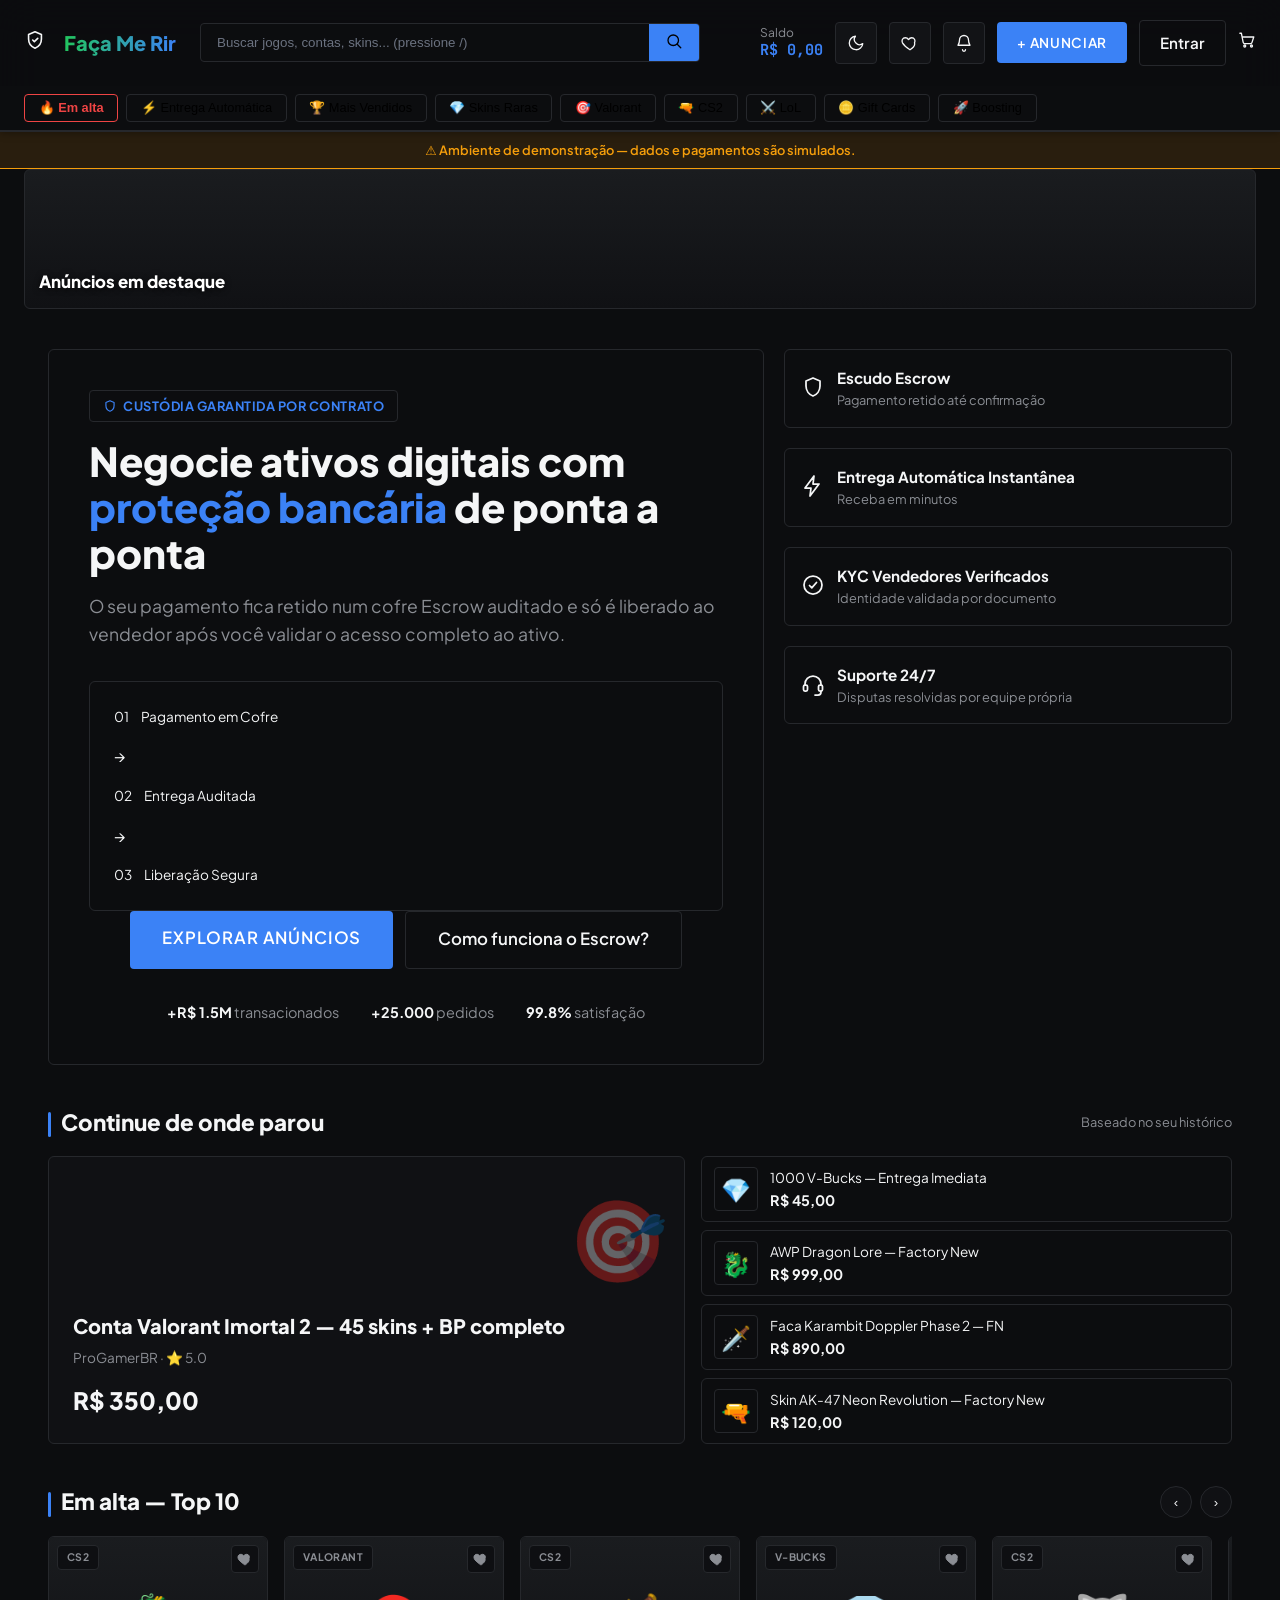
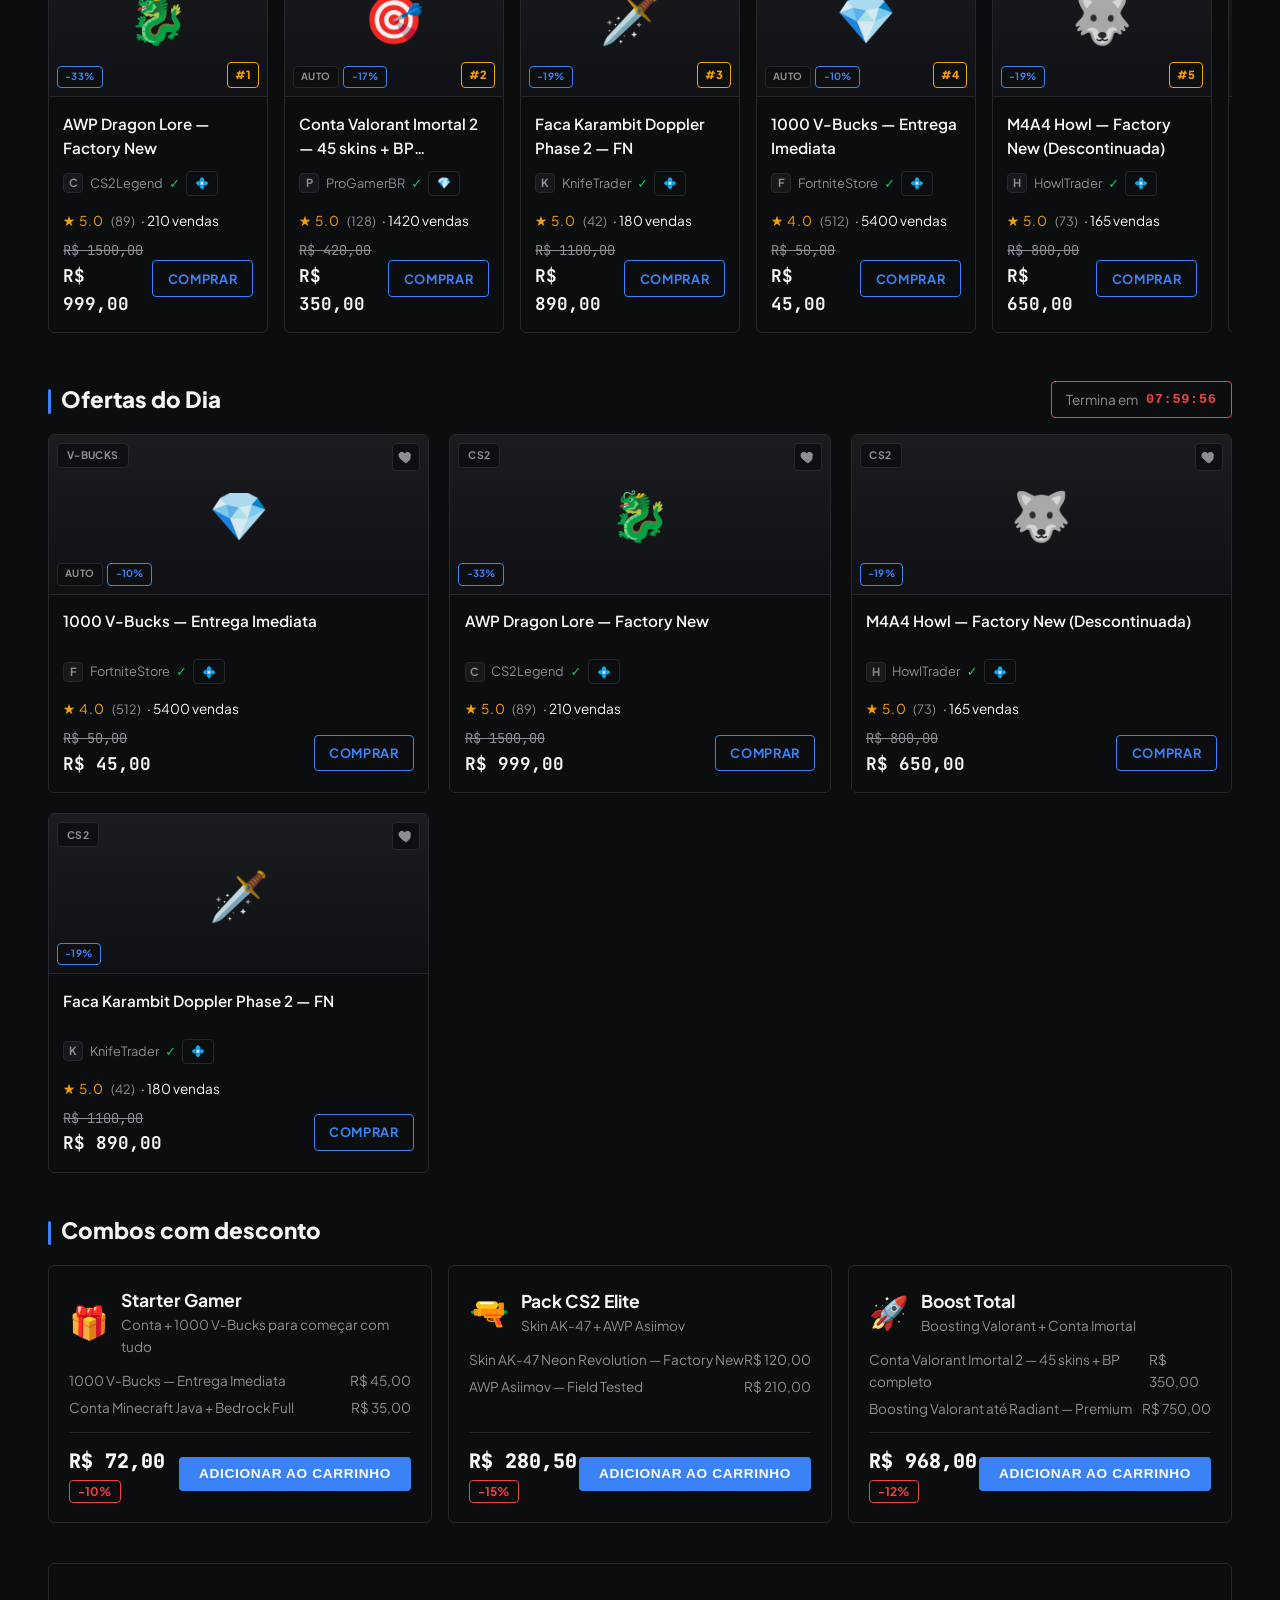
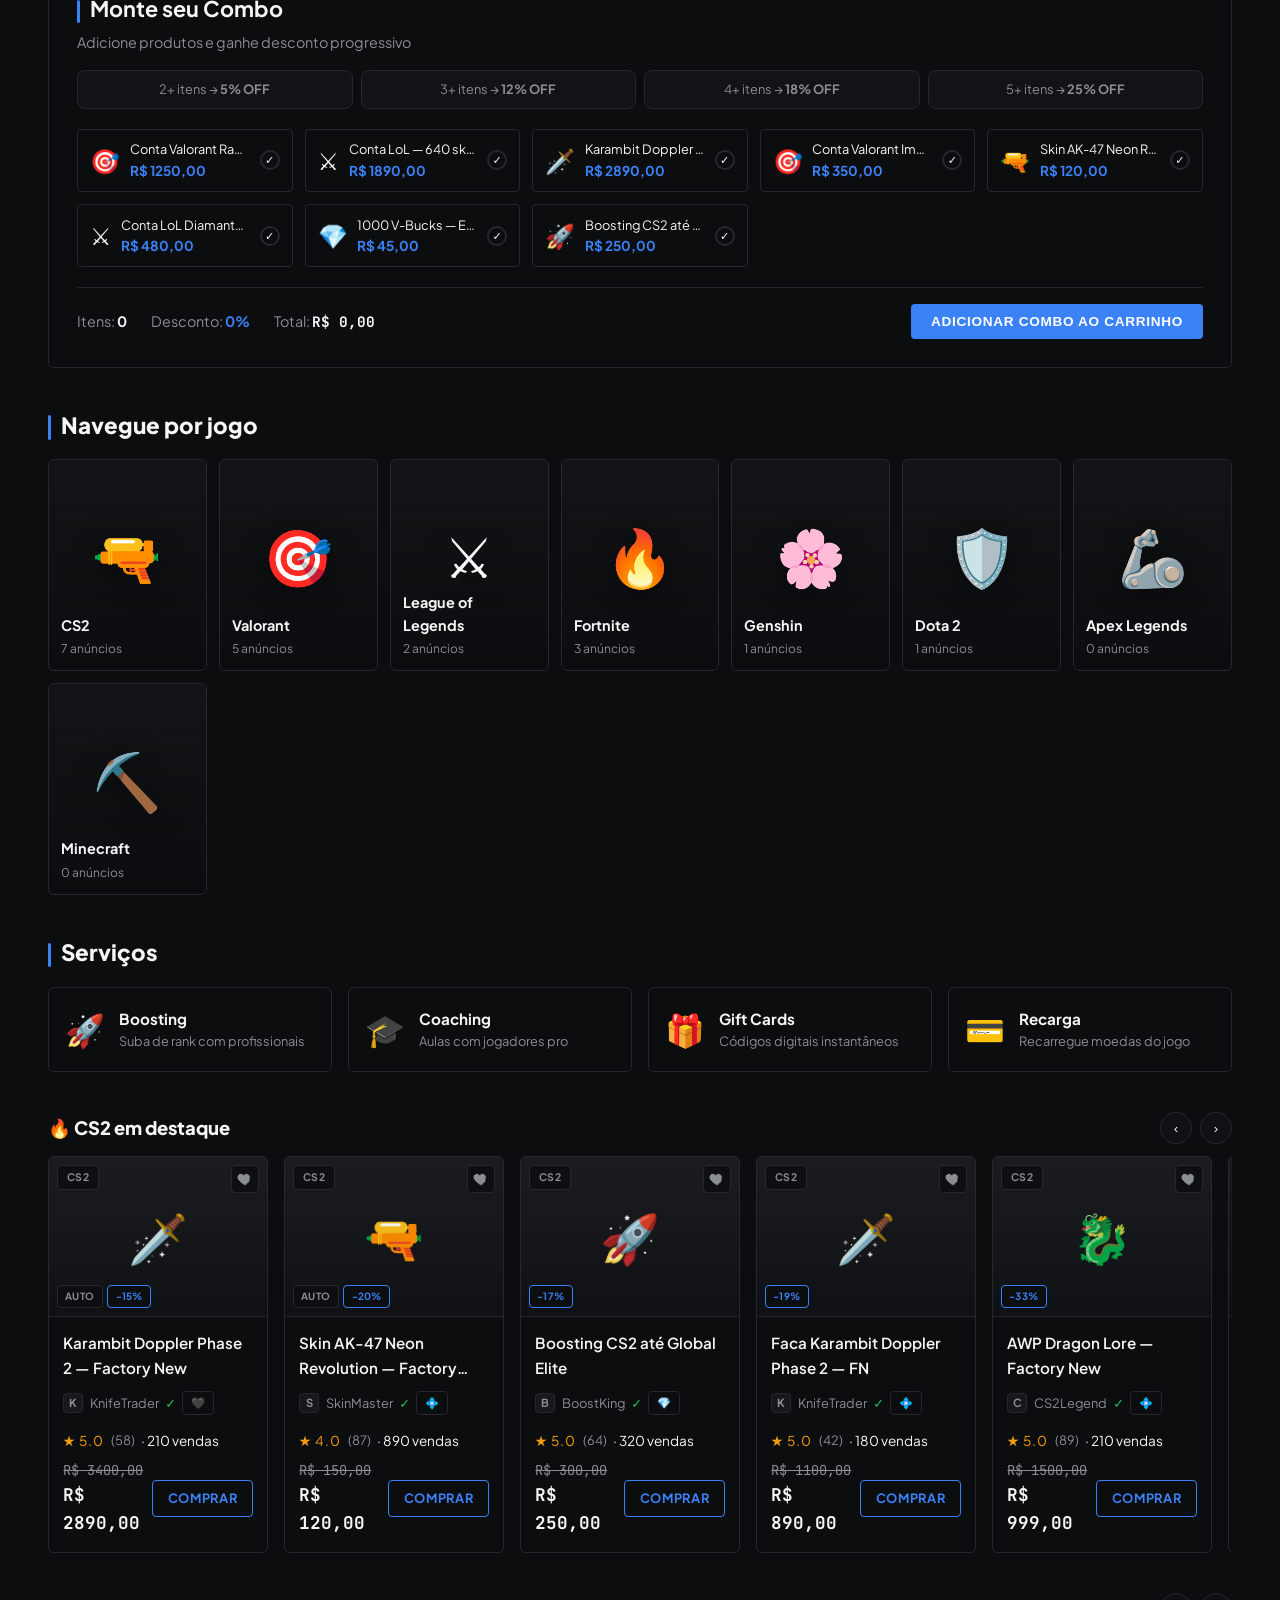
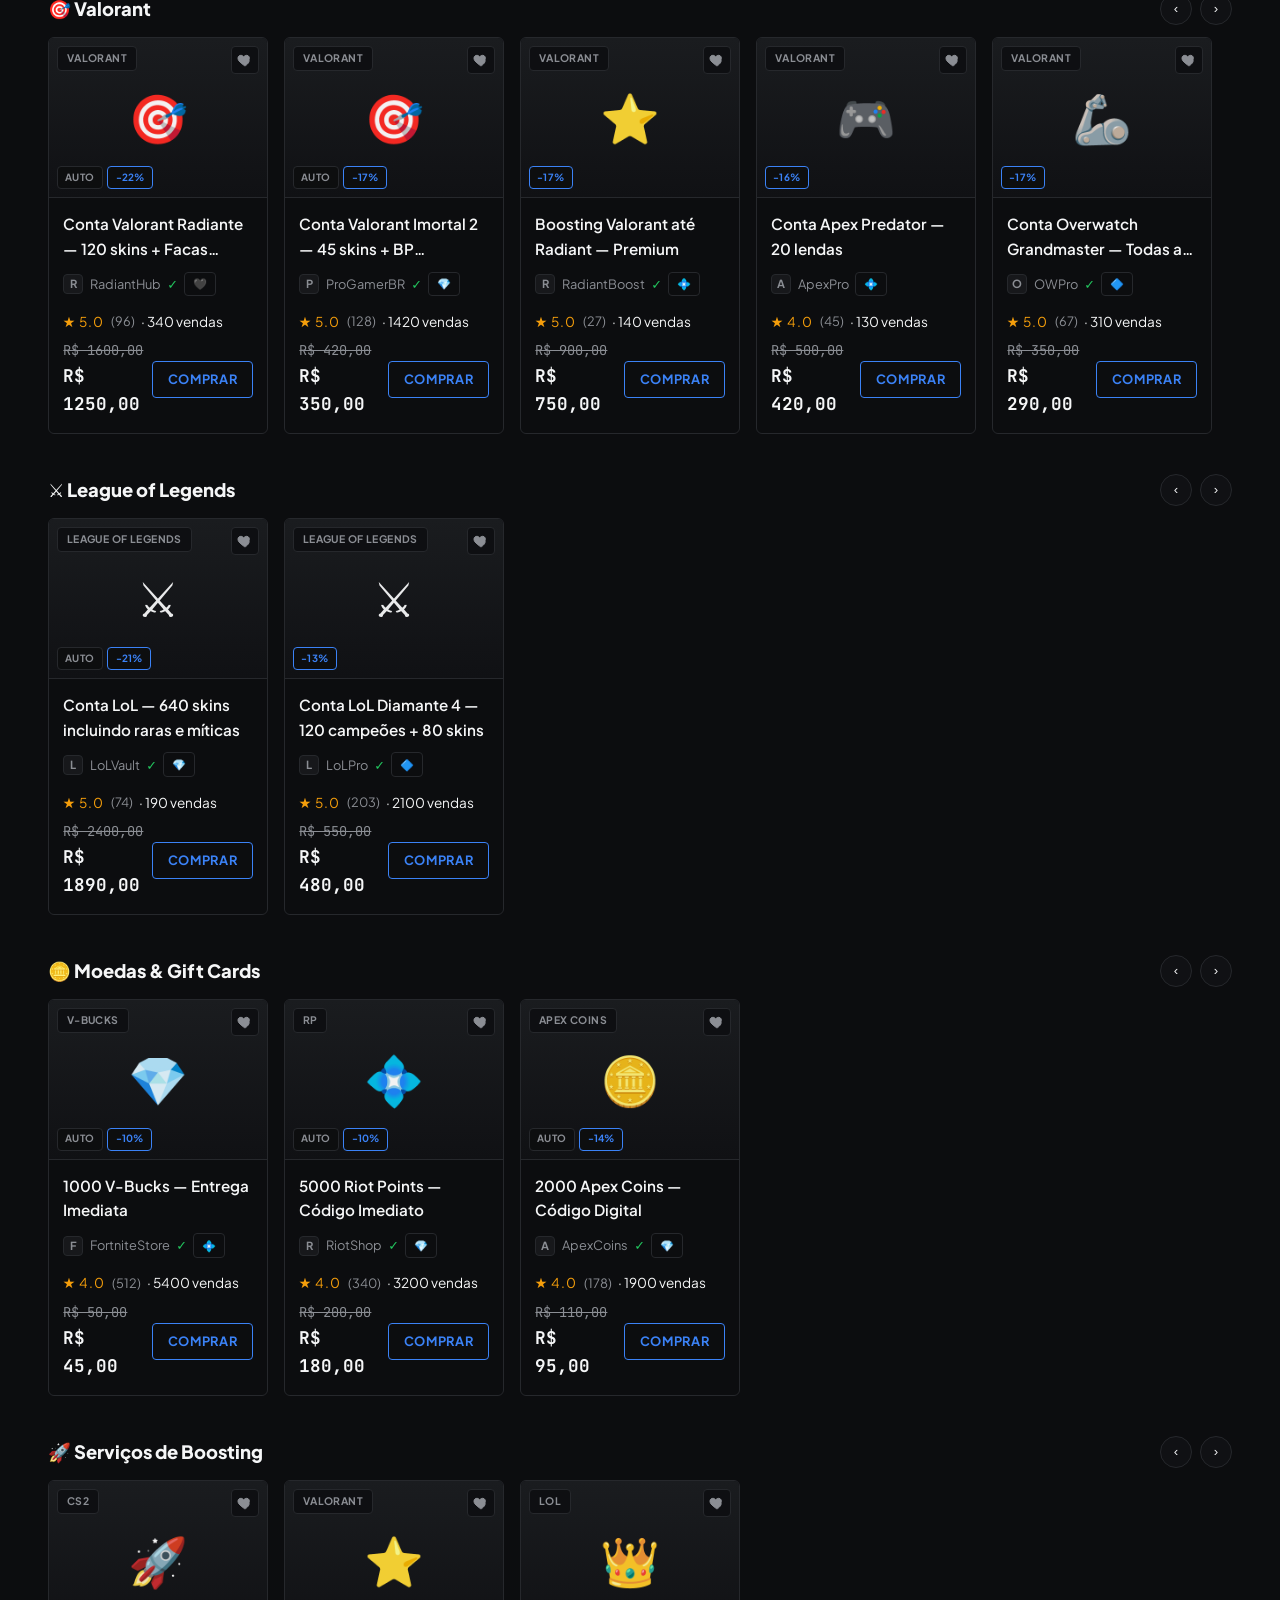
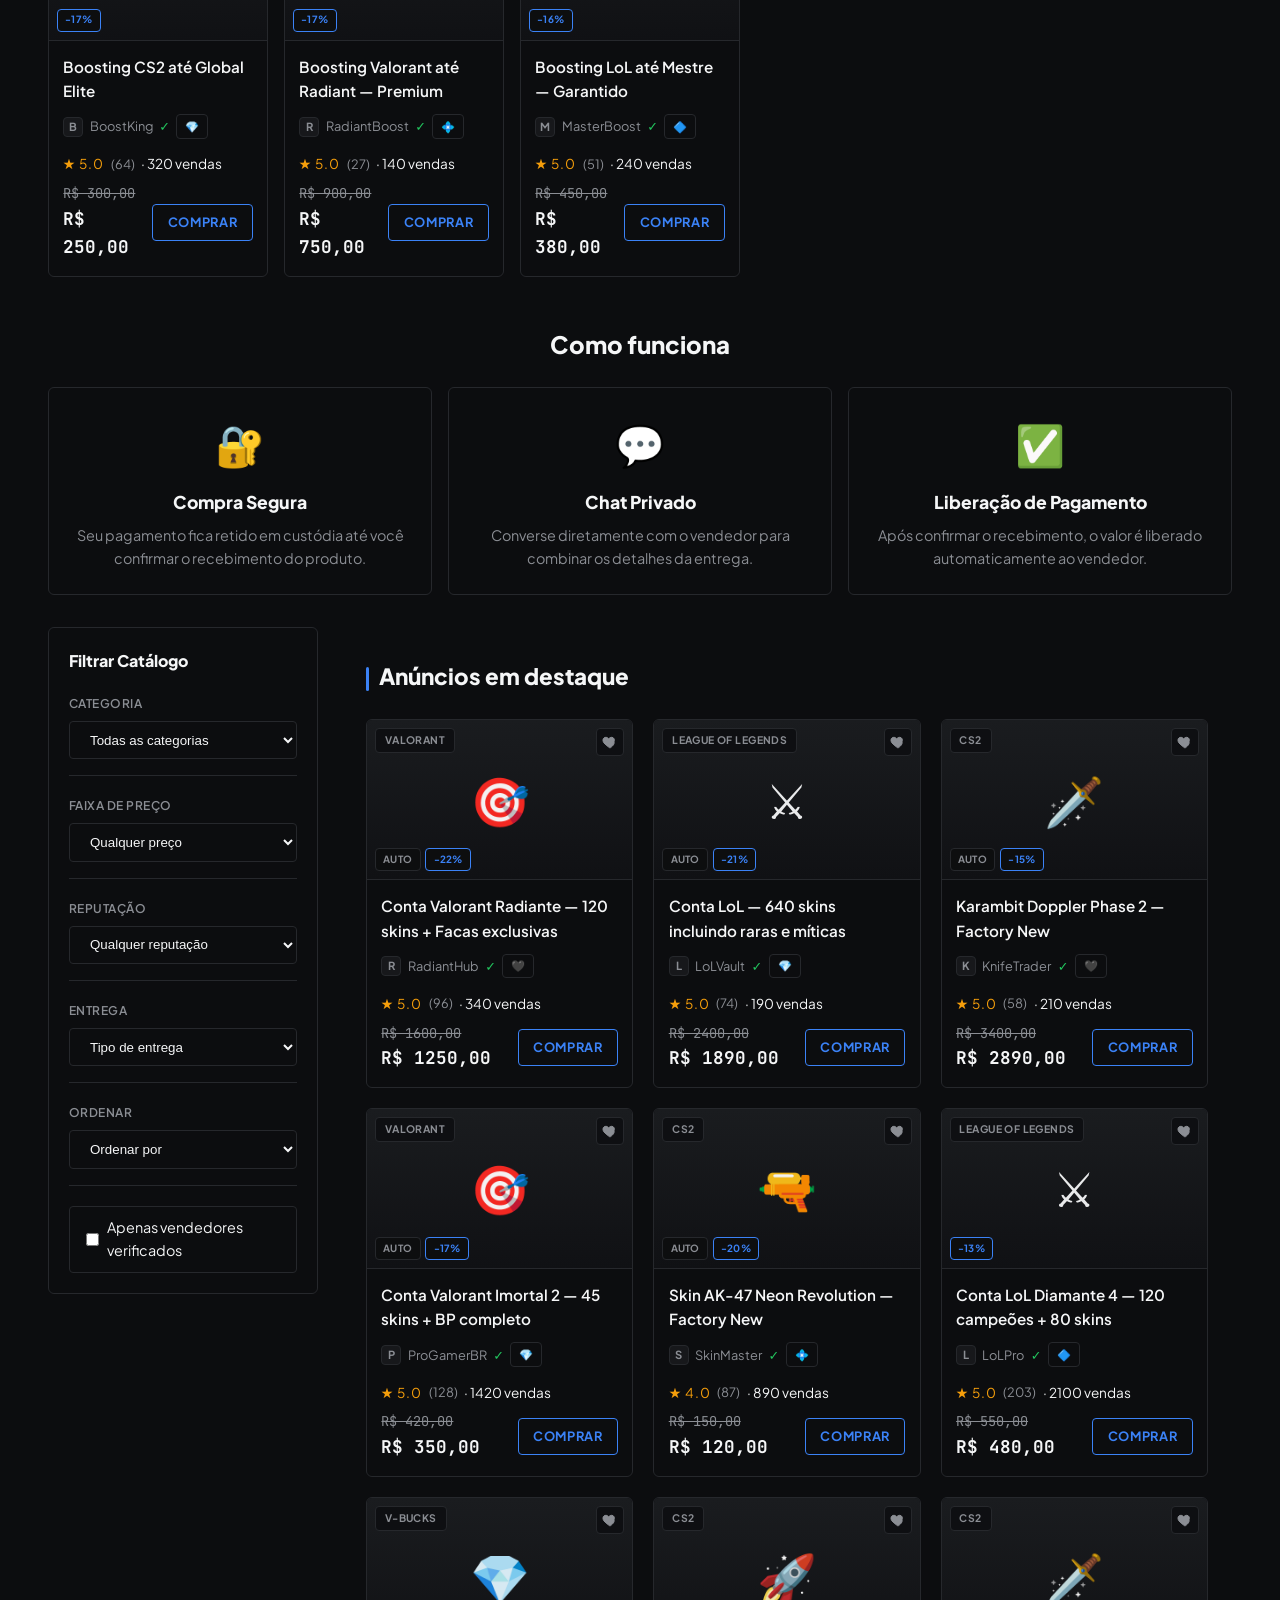
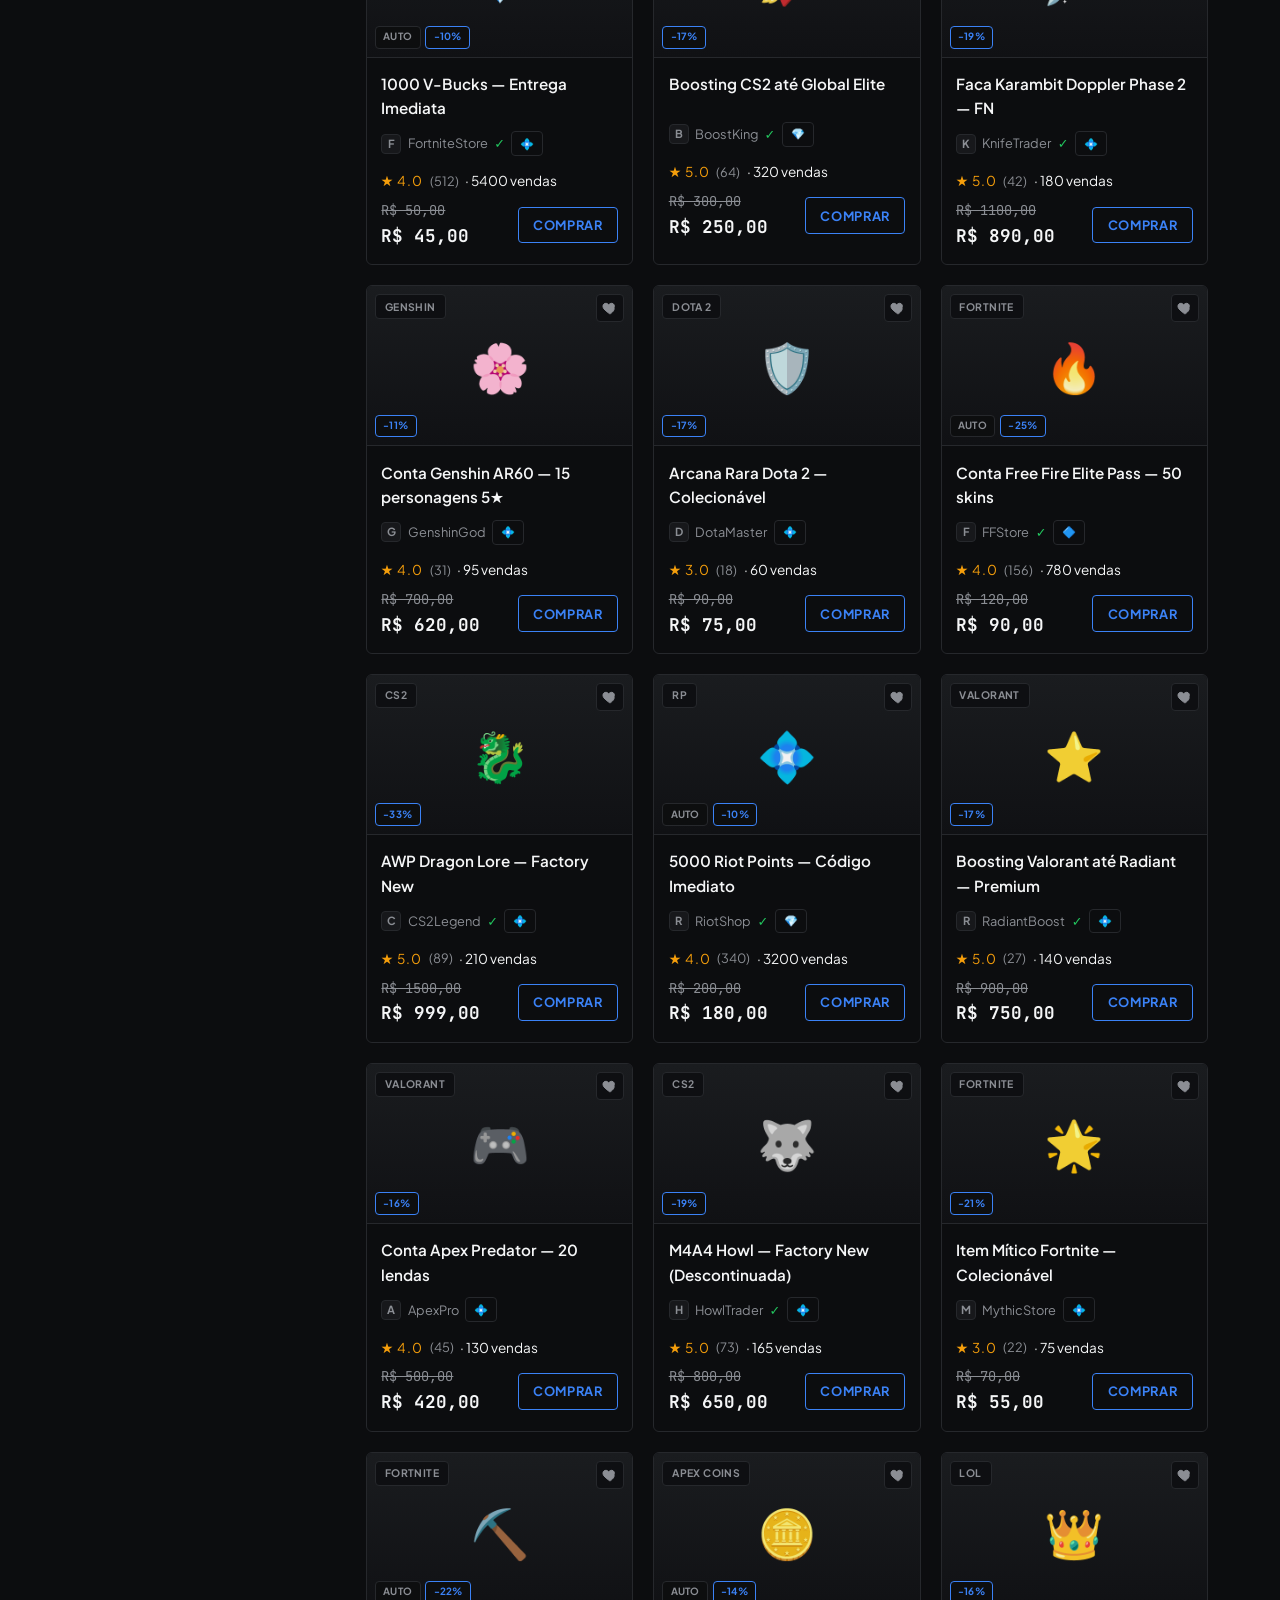
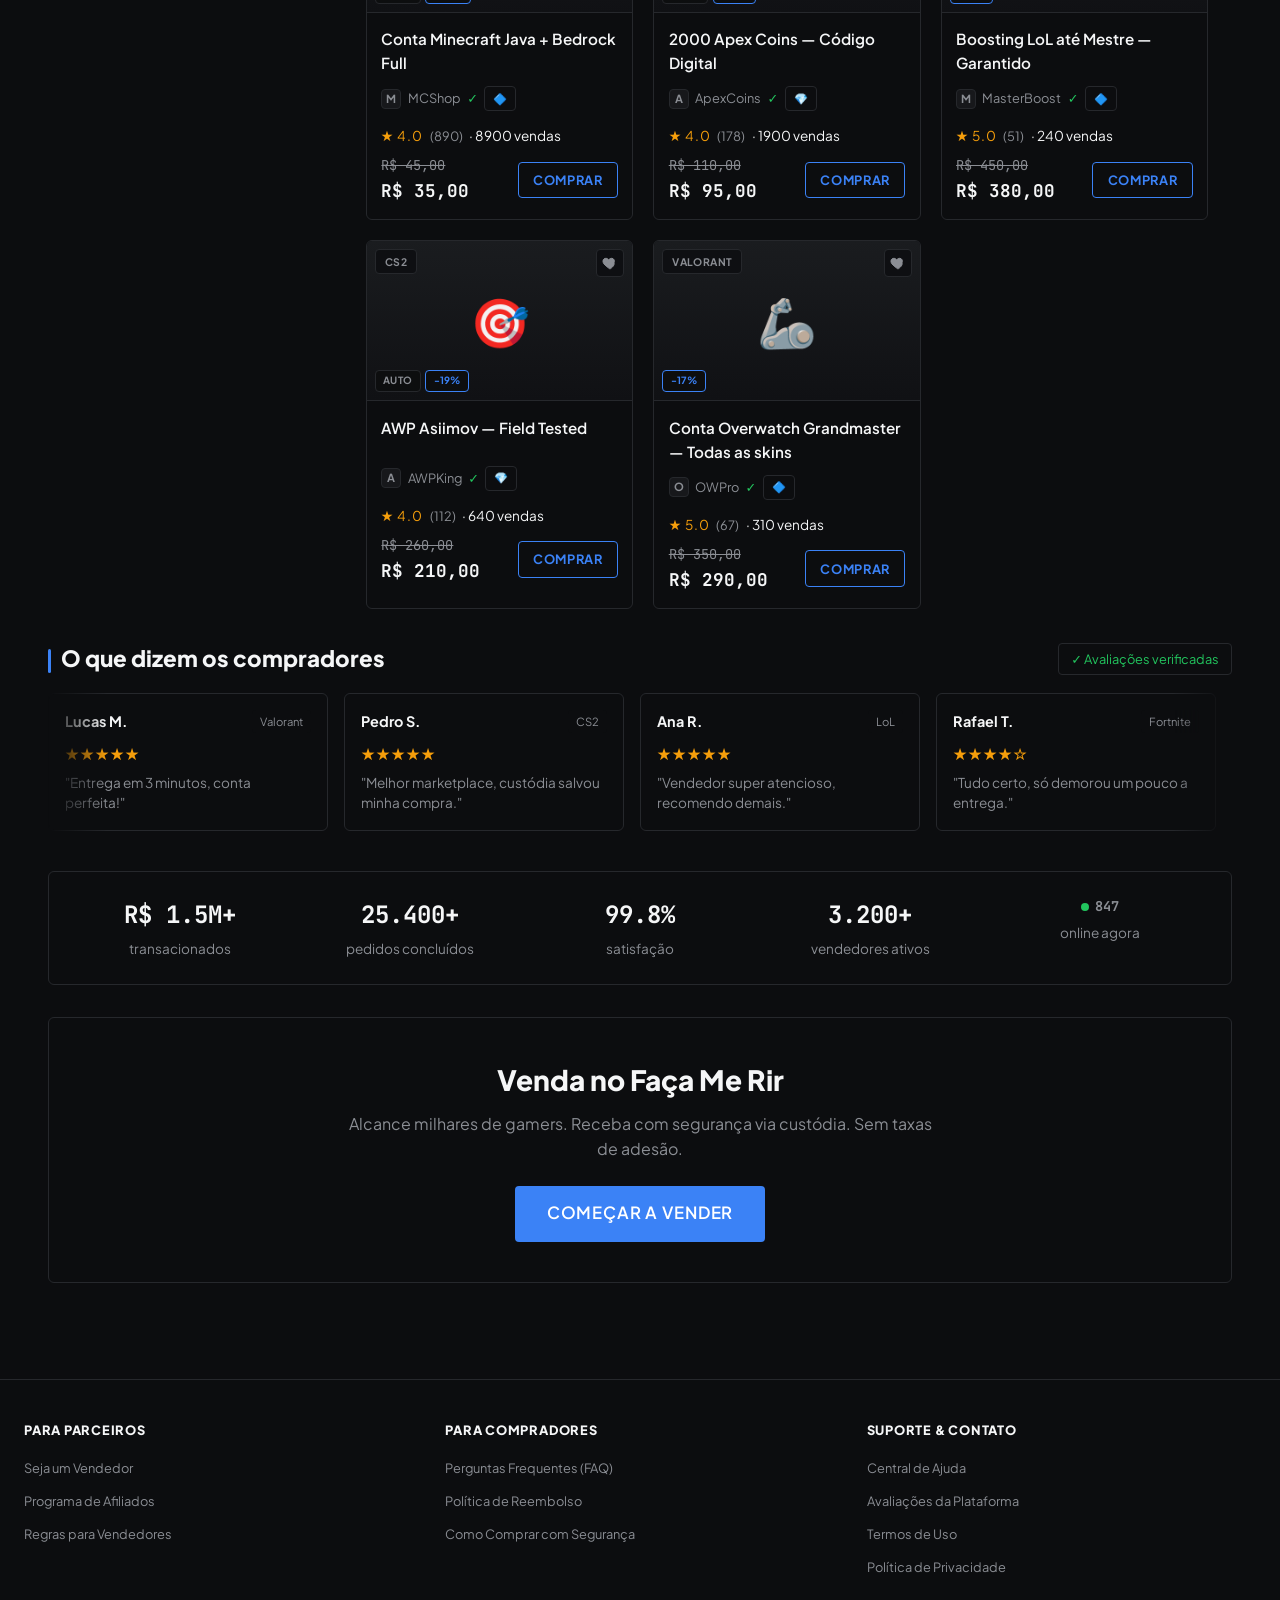
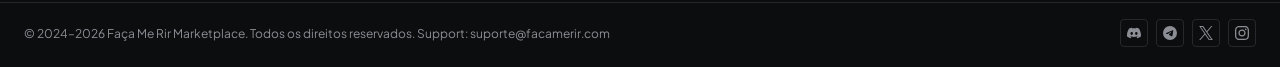
<file: index.html>
<!DOCTYPE html>
<html lang="pt-BR">
<head>
  <meta charset="UTF-8">
  <meta name="viewport" content="width=device-width, initial-scale=1.0">
  <title>Faça Me Rir - Marketplace Gamer</title>
  <link rel="icon" type="image/svg+xml" href="assets/favicon.svg">
  <link rel="preconnect" href="https://fonts.googleapis.com">
  <link rel="preconnect" href="https://fonts.gstatic.com" crossorigin>
  <link href="https://fonts.googleapis.com/css2?family=JetBrains+Mono:wght@500;600;700&family=Plus+Jakarta+Sans:wght@400;500;600;700;800&display=swap" rel="stylesheet">
  <link rel="stylesheet" href="style.css">
</head>
<body>
  <header class="header">
    <div class="header__container">
      <div class="header__left">
        <a href="index.html" class="header__logo" id="logo-home">
          <span class="header__logo-img">
            <svg width="22" height="22" viewBox="0 0 24 24" fill="none" stroke="currentColor" stroke-width="1.75" stroke-linecap="round" stroke-linejoin="round"><path d="M12 3l7 3v5c0 4.5-3 8.5-7 10-4-1.5-7-5.5-7-10V6l7-3z"/><path d="M9.5 12l1.8 1.8L15 10.2"/></svg>
          </span>
          <span class="header__logo-text">Faça Me Rir</span>
        </a>
      </div>
      <div class="header__center">
        <div class="header__search" style="position: relative;">
          <input type="text" id="search-input" class="header__search-input" placeholder="Buscar jogos, contas, skins... (pressione /)" aria-label="Buscar no catálogo" autocomplete="off">
          <button class="header__search-btn" aria-label="Buscar">
            <svg width="18" height="18" viewBox="0 0 24 24" fill="none" stroke="currentColor" stroke-width="1.75" stroke-linecap="round" stroke-linejoin="round"><circle cx="11" cy="11" r="7"/><line x1="21" y1="21" x2="16.65" y2="16.65"/></svg>
          </button>
          <div class="search-suggestions" id="search-suggestions"></div>
        </div>
      </div>
      <div class="header__right">
        <div class="header__balance">
          <span>Saldo</span>
          <strong id="header-balance-value">R$ 0,00</strong>
        </div>
        <button class="header__icon-btn" id="theme-toggle" aria-label="Alternar tema" title="Alternar tema">
          <svg width="18" height="18" viewBox="0 0 24 24" fill="none" stroke="currentColor" stroke-width="1.75" stroke-linecap="round" stroke-linejoin="round"><path d="M21 12.79A9 9 0 1 1 11.21 3 7 7 0 0 0 21 12.79z"/></svg>
        </button>
        <button class="header__icon-btn" id="fav-btn" aria-label="Favoritos">
          <svg width="18" height="18" viewBox="0 0 24 24" fill="none" stroke="currentColor" stroke-width="1.75" stroke-linecap="round" stroke-linejoin="round"><path d="M12 21s-7.5-4.6-10-9.2C.5 8.2 2.3 5 5.7 5c1.9 0 3.4 1 4.3 2.4C11 6 12.5 5 14.3 5c3.4 0 5.2 3.2 3.7 6.8C19.5 16.4 12 21 12 21z"/></svg>
        </button>
        <button class="header__icon-btn" id="notif-btn" aria-label="Notificações">
          <svg width="18" height="18" viewBox="0 0 24 24" fill="none" stroke="currentColor" stroke-width="1.75" stroke-linecap="round" stroke-linejoin="round"><path d="M6 8a6 6 0 1 1 12 0c0 4 1.5 6 2 7H4c.5-1 2-3 2-7z"/><path d="M10 21a2 2 0 0 0 4 0"/></svg>
        </button>
        <a href="pages/anunciar.html" class="btn btn--primary">+<span class="header__cta-text"> Anunciar</span></a>
        <a href="pages/minha-conta.html" class="btn btn--outline" id="auth-btn">Entrar</a>
        <a href="pages/carrinho.html" class="header__cart" aria-label="Carrinho">
          <svg width="18" height="18" viewBox="0 0 24 24" fill="none" stroke="currentColor" stroke-width="1.75" stroke-linecap="round" stroke-linejoin="round"><circle cx="9" cy="20" r="1.3"/><circle cx="18" cy="20" r="1.3"/><path d="M2.5 3h2l2.4 12.2a2 2 0 0 0 2 1.6h7.8a2 2 0 0 0 2-1.6L21 8H6"/></svg>
          <span class="header__cart-badge" id="cart-badge" style="display:none;">0</span>
        </a>
      </div>
    </div>
    <div class="header__pillbar">
      <div class="header__pillbar-inner" id="pillbar-trending"></div>
    </div>
  </header>

  <div class="demo-banner" role="status">
    ⚠ Ambiente de demonstração — dados e pagamentos são simulados.
  </div>

  <div class="view view--active" id="view-home">
  <section class="banners" id="banners-section"></section>
  <div class="layout">
    <div class="layout__content">

      <section class="bento-hero">
        <div class="bento-hero__grid">
          <div class="bento-hero__main">
            <span class="bento-hero__eyebrow">
              <svg width="14" height="14" viewBox="0 0 24 24" fill="none" stroke="currentColor" stroke-width="2" stroke-linecap="round" stroke-linejoin="round"><path d="M12 3l7 3v5c0 4.5-3 8.5-7 10-4-1.5-7-5.5-7-10V6l7-3z"/></svg>
              CUSTÓDIA GARANTIDA POR CONTRATO
            </span>
            <h1 class="hero__title">Negocie ativos digitais com <span class="text-neon">proteção bancária</span> de ponta a ponta</h1>
            <p class="hero__subtitle">O seu pagamento fica retido num cofre Escrow auditado e só é liberado ao vendedor após você validar o acesso completo ao ativo.</p>

            <div class="escrow-flow">
              <div class="escrow-flow__step">
                <span class="escrow-flow__number">01</span>
                <span class="escrow-flow__label">Pagamento em Cofre</span>
              </div>
              <span class="escrow-flow__arrow">→</span>
              <div class="escrow-flow__step">
                <span class="escrow-flow__number">02</span>
                <span class="escrow-flow__label">Entrega Auditada</span>
              </div>
              <span class="escrow-flow__arrow">→</span>
              <div class="escrow-flow__step">
                <span class="escrow-flow__number">03</span>
                <span class="escrow-flow__label">Liberação Segura</span>
              </div>
            </div>

            <div class="hero__actions">
              <a href="#anuncios" class="btn btn--primary btn--lg">Explorar anúncios</a>
              <a href="#como-funciona" class="btn btn--outline btn--lg">Como funciona o Escrow?</a>
            </div>
            <div class="hero__metrics">
              <span><strong>+R$ 1.5M</strong> transacionados</span>
              <span><strong>+25.000</strong> pedidos</span>
              <span><strong>99.8%</strong> satisfação</span>
            </div>
          </div>

          <div class="bento-hero__side">
            <div class="trust-badge">
              <span class="trust-badge__icon">
                <svg width="24" height="24" viewBox="0 0 24 24" fill="none" stroke="currentColor" stroke-width="1.75" stroke-linecap="round" stroke-linejoin="round"><path d="M12 3l7 3v5c0 4.5-3 8.5-7 10-4-1.5-7-5.5-7-10V6l7-3z"/></svg>
              </span>
              <div>
                <strong>Escudo Escrow</strong>
                <p>Pagamento retido até confirmação</p>
              </div>
            </div>
            <div class="trust-badge">
              <span class="trust-badge__icon">
                <svg width="24" height="24" viewBox="0 0 24 24" fill="none" stroke="currentColor" stroke-width="1.75" stroke-linecap="round" stroke-linejoin="round"><path d="M13 2 4 14h6l-1 8 9-12h-6l1-8z"/></svg>
              </span>
              <div>
                <strong>Entrega Automática Instantânea</strong>
                <p>Receba em minutos</p>
              </div>
            </div>
            <div class="trust-badge">
              <span class="trust-badge__icon">
                <svg width="24" height="24" viewBox="0 0 24 24" fill="none" stroke="currentColor" stroke-width="1.75" stroke-linecap="round" stroke-linejoin="round"><circle cx="12" cy="12" r="9"/><path d="M8.5 12.5l2.3 2.3L15.5 9.5"/></svg>
              </span>
              <div>
                <strong>KYC Vendedores Verificados</strong>
                <p>Identidade validada por documento</p>
              </div>
            </div>
            <div class="trust-badge">
              <span class="trust-badge__icon">
                <svg width="24" height="24" viewBox="0 0 24 24" fill="none" stroke="currentColor" stroke-width="1.75" stroke-linecap="round" stroke-linejoin="round"><path d="M4 13v-1a8 8 0 0 1 16 0v1"/><rect x="2.5" y="13" width="4" height="6" rx="1.5"/><rect x="17.5" y="13" width="4" height="6" rx="1.5"/><path d="M20 19v1a3 3 0 0 1-3 3h-3"/></svg>
              </span>
              <div>
                <strong>Suporte 24/7</strong>
                <p>Disputas resolvidas por equipe própria</p>
              </div>
            </div>
          </div>
        </div>
      </section>

      <section class="continue-section" id="continue-section" style="display:none;">
        <div class="section-header">
          <h2 class="section-header__title">Continue de onde parou</h2>
          <span class="section-header__hint">Baseado no seu histórico</span>
        </div>
        <div class="split-view" id="continue-split"></div>
      </section>

      <section class="trending-section">
        <div class="section-header">
          <h2 class="section-header__title">Em alta — Top 10</h2>
          <div class="carousel__nav">
            <button class="carousel__btn" data-scroll="trending-track" data-dir="-1">‹</button>
            <button class="carousel__btn" data-scroll="trending-track" data-dir="1">›</button>
          </div>
        </div>
        <div class="carousel">
          <div class="carousel__track" id="trending-track"></div>
        </div>
      </section>

      <section class="daily-deals">
        <div class="section-header">
          <h2 class="section-header__title">Ofertas do Dia</h2>
          <div class="countdown" id="daily-countdown">
            <span class="countdown__label">Termina em</span>
            <span class="countdown__time" id="countdown-time">--:--:--</span>
          </div>
        </div>
        <div class="ads__grid" id="daily-deals-grid"></div>
      </section>

      <section class="combos-section">
        <div class="section-header">
          <h2 class="section-header__title">Combos com desconto</h2>
        </div>
        <div class="combos-grid" id="combos-grid"></div>
      </section>

      <section class="combo-builder">
        <div class="combo-builder__inner">
          <div class="combo-builder__header">
            <h2 class="combo-builder__title">Monte seu Combo</h2>
            <p class="combo-builder__subtitle">Adicione produtos e ganhe desconto progressivo</p>
          </div>
          <div class="combo-builder__progress" id="combo-progress"></div>
          <div class="combo-builder__grid" id="combo-builder-grid"></div>
          <div class="combo-builder__footer">
            <div class="combo-builder__summary">
              <span>Itens: <strong id="combo-count">0</strong></span>
              <span>Desconto: <strong id="combo-discount" class="text-neon">0%</strong></span>
              <span>Total: <strong id="combo-total">R$ 0,00</strong></span>
            </div>
            <button class="btn btn--primary" id="combo-add-cart" disabled>Adicionar combo ao carrinho</button>
          </div>
        </div>
      </section>

      <section class="game-covers">
        <div class="section-header">
          <h2 class="section-header__title">Navegue por jogo</h2>
        </div>
        <div class="game-covers__grid" id="game-covers-grid"></div>
      </section>

      <section class="services-section">
        <div class="section-header">
          <h2 class="section-header__title">Serviços</h2>
        </div>
        <div class="services-grid" id="services-grid"></div>
      </section>

      <section class="swimlanes" id="swimlanes"></section>

      <section class="how-it-works" id="como-funciona">
        <h2 class="how-it-works__title">Como funciona</h2>
        <div class="how-it-works__grid">
          <div class="how-card">
            <div class="how-card__icon">🔐</div>
            <h3 class="how-card__title">Compra Segura</h3>
            <p class="how-card__text">Seu pagamento fica retido em custódia até você confirmar o recebimento do produto.</p>
          </div>
          <div class="how-card">
            <div class="how-card__icon">💬</div>
            <h3 class="how-card__title">Chat Privado</h3>
            <p class="how-card__text">Converse diretamente com o vendedor para combinar os detalhes da entrega.</p>
          </div>
          <div class="how-card">
            <div class="how-card__icon">✅</div>
            <h3 class="how-card__title">Liberação de Pagamento</h3>
            <p class="how-card__text">Após confirmar o recebimento, o valor é liberado automaticamente ao vendedor.</p>
          </div>
        </div>
      </section>

      <div class="catalog-layout">
        <section class="filters" id="filtros">
          <h3 class="filters__title">Filtrar Catálogo</h3>

          <div class="filters__group">
            <label class="filters__label" for="filter-category">Categoria</label>
            <select id="filter-category" class="filters__select">
              <option value="">Todas as categorias</option>
            </select>
          </div>

          <div class="filters__group">
            <label class="filters__label" for="filter-price">Faixa de preço</label>
            <select id="filter-price" class="filters__select">
              <option value="">Qualquer preço</option>
              <option value="0-50">Até R$ 50</option>
              <option value="50-200">R$ 50 - R$ 200</option>
              <option value="200-500">R$ 200 - R$ 500</option>
              <option value="500-999999">Acima de R$ 500</option>
            </select>
          </div>

          <div class="filters__group">
            <label class="filters__label" for="filter-rating">Reputação</label>
            <select id="filter-rating" class="filters__select">
              <option value="">Qualquer reputação</option>
              <option value="5">5 estrelas</option>
              <option value="4">4+ estrelas</option>
              <option value="3">3+ estrelas</option>
            </select>
          </div>

          <div class="filters__group">
            <label class="filters__label" for="filter-delivery">Entrega</label>
            <select id="filter-delivery" class="filters__select">
              <option value="">Tipo de entrega</option>
              <option value="auto">Entrega Automática</option>
              <option value="manual">Entrega Manual</option>
            </select>
          </div>

          <div class="filters__group">
            <label class="filters__label" for="filter-sort">Ordenar</label>
            <select id="filter-sort" class="filters__select">
              <option value="">Ordenar por</option>
              <option value="price-asc">Menor preço</option>
              <option value="price-desc">Maior preço</option>
              <option value="rating">Melhor avaliação</option>
              <option value="hot">Mais populares</option>
              <option value="sold">Mais vendidos</option>
            </select>
          </div>

          <label class="filters__checkbox">
            <input type="checkbox" id="filter-verified">
            Apenas vendedores verificados
          </label>
        </section>

        <main class="main">
          <section id="anuncios" class="ads">
            <h2 class="ads__title">Anúncios em destaque</h2>
            <div id="ads-grid" class="ads__grid"></div>
          </section>
        </main>
      </div>

      <section class="reviews-marquee">
        <div class="reviews-marquee__header">
          <h2 class="section-header__title">O que dizem os compradores</h2>
          <span class="reviews-marquee__badge">✓ Avaliações verificadas</span>
        </div>
        <div class="reviews-marquee__viewport">
          <div class="reviews-marquee__track" id="reviews-marquee-track"></div>
        </div>
      </section>

      <section class="social-proof">
        <div class="social-proof__grid">
          <div class="social-proof__item">
            <strong id="sp-transactions">R$ 1.5M+</strong>
            <span>transacionados</span>
          </div>
          <div class="social-proof__item">
            <strong id="sp-orders">25.400+</strong>
            <span>pedidos concluídos</span>
          </div>
          <div class="social-proof__item">
            <strong id="sp-satisfaction">99.8%</strong>
            <span>satisfação</span>
          </div>
          <div class="social-proof__item">
            <strong id="sp-sellers">3.200+</strong>
            <span>vendedores ativos</span>
          </div>
          <div class="social-proof__item social-proof__item--live">
            <strong><span class="live-dot"></span> <span id="sp-online">847</span></strong>
            <span>online agora</span>
          </div>
        </div>
      </section>

      <section class="seller-cta">
        <div class="seller-cta__content">
          <h2 class="seller-cta__title">Venda no Faça Me Rir</h2>
          <p class="seller-cta__text">Alcance milhares de gamers. Receba com segurança via custódia. Sem taxas de adesão.</p>
          <a href="pages/anunciar.html" class="btn btn--primary btn--lg">Começar a vender</a>
        </div>
      </section>
    </div>
  </div>
  </div>

  <div data-footer></div>

  <div id="modal-root"></div>

  <script src="js/api-mock.js" defer></script>
  <script src="js/utils.js" defer></script>
  <script src="js/toast.js" defer></script>
  <script src="js/cart.js" defer></script>
  <script src="js/auth.js" defer></script>
  <script src="js/card.js" defer></script>
  <script src="js/filters.js" defer></script>
  <script src="js/modal.js" defer></script>
  <script src="js/site-config.js" defer></script>
  <script src="script.js" defer></script>
  <script src="js/footer.js" defer></script>
</body>
</html>
</file>
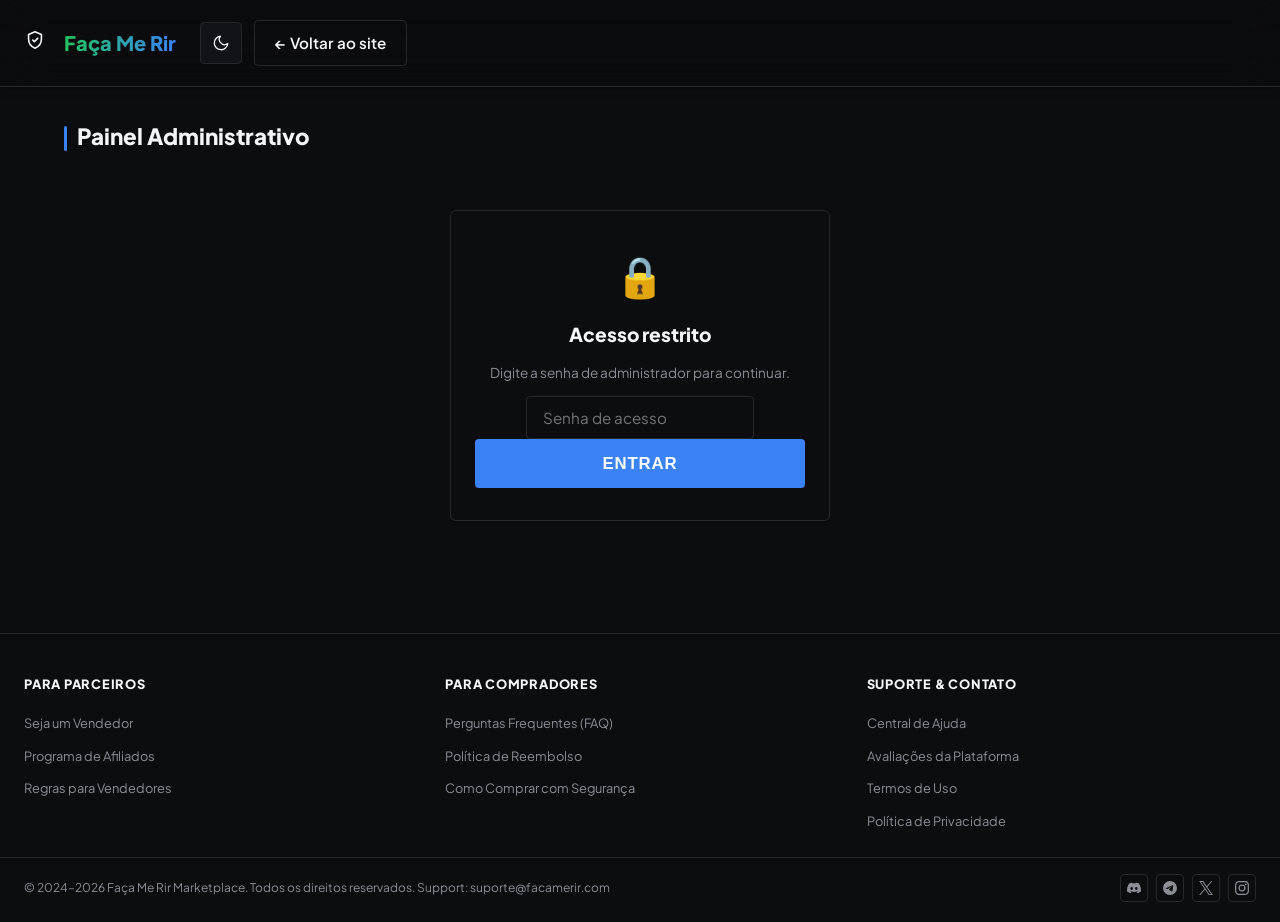
<file: pages/admin.html>
<!DOCTYPE html>
<html lang="pt-BR">
<head>
  <meta charset="UTF-8">
  <meta name="viewport" content="width=device-width, initial-scale=1.0">
  <title>Painel Admin - Faça Me Rir</title>
  <link rel="icon" type="image/svg+xml" href="../assets/favicon.svg">
  <link rel="stylesheet" href="../style.css">
</head>
<body>
  <header class="header">
    <div class="header__container">
      <div class="header__left">
        <a href="../index.html" class="header__logo">
          <span class="header__logo-img">
            <svg width="22" height="22" viewBox="0 0 24 24" fill="none" stroke="currentColor" stroke-width="1.75" stroke-linecap="round" stroke-linejoin="round"><path d="M12 3l7 3v5c0 4.5-3 8.5-7 10-4-1.5-7-5.5-7-10V6l7-3z"/><path d="M9.5 12l1.8 1.8L15 10.2"/></svg>
          </span>
          <span class="header__logo-text">Faça Me Rir</span>
        </a>
      </div>
      <div class="header__right">
        <button class="header__icon-btn" id="theme-toggle" aria-label="Alternar tema" title="Alternar tema"></button>
        <a href="../index.html" class="btn btn--outline">← Voltar ao site</a>
      </div>
    </div>
  </header>

  <main class="main">
    <h1 class="ads__title">Painel Administrativo</h1>
    <p class="section-header__hint" style="margin-bottom: 1.5rem;">Gerencie banners, categorias e o rodapé do site. As alterações são refletidas em todas as páginas.</p>
    <div class="tabs" role="tablist" id="admin-tabs">
      <button class="tab tab--active" data-tab="banners" role="tab" aria-selected="true">🖼 Banners</button>
      <button class="tab" data-tab="categorias" role="tab" aria-selected="false">🎮 Categorias</button>
      <button class="tab" data-tab="geral" role="tab" aria-selected="false">⚙️ Geral &amp; Rodapé</button>
    </div>
    <div id="admin-content" class="admin-panel"></div>
    <div class="admin-actions">
      <button class="btn btn--outline" id="admin-reset">Restaurar padrões</button>
      <button class="btn btn--primary btn--lg" id="admin-save">Salvar Alterações</button>
    </div>
  </main>

  <div data-footer></div>

  <script src="../js/api-mock.js"></script>
  <script src="../js/utils.js"></script>
  <script src="../js/toast.js"></script>
  <script src="../js/theme.js"></script>
  <script src="../js/site-config.js"></script>
  <script src="../js/footer.js"></script>
  <script src="../js/admin.js"></script>
</body>
</html>
</file>
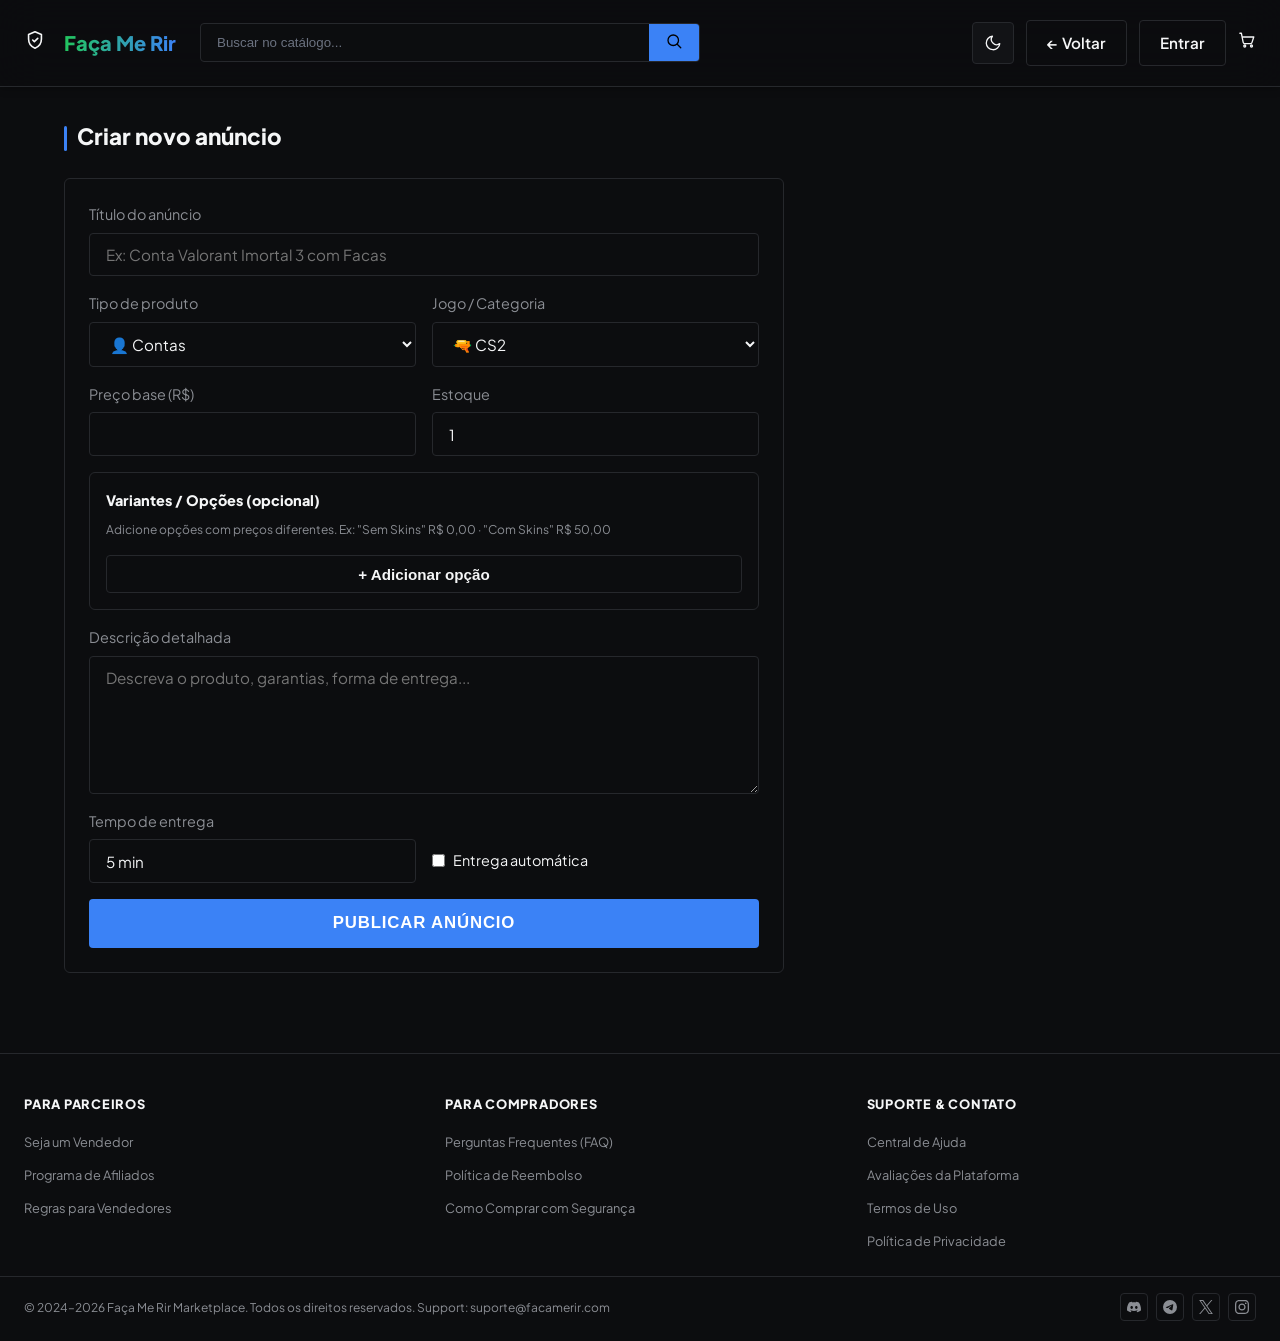
<file: pages/anunciar.html>
<!DOCTYPE html>
<html lang="pt-BR">
<head>
  <meta charset="UTF-8">
  <meta name="viewport" content="width=device-width, initial-scale=1.0">
  <title>Anunciar - Faça Me Rir</title>
  <link rel="icon" type="image/svg+xml" href="../assets/favicon.svg">
  <link rel="stylesheet" href="../style.css">
</head>
<body>
  <header class="header">
    <div class="header__container">
      <div class="header__left">
        <a href="../index.html" class="header__logo">
          <span class="header__logo-img">
            <svg width="22" height="22" viewBox="0 0 24 24" fill="none" stroke="currentColor" stroke-width="1.75" stroke-linecap="round" stroke-linejoin="round"><path d="M12 3l7 3v5c0 4.5-3 8.5-7 10-4-1.5-7-5.5-7-10V6l7-3z"/><path d="M9.5 12l1.8 1.8L15 10.2"/></svg>
          </span>
          <span class="header__logo-text">Faça Me Rir</span>
        </a>
      </div>
      <div class="header__center">
        <div class="header__search">
          <input type="text" id="search-input" class="header__search-input" placeholder="Buscar no catálogo..." aria-label="Buscar no catálogo" autocomplete="off">
          <button class="header__search-btn" id="search-btn" aria-label="Buscar">
            <svg width="18" height="18" viewBox="0 0 24 24" fill="none" stroke="currentColor" stroke-width="1.75" stroke-linecap="round" stroke-linejoin="round"><circle cx="11" cy="11" r="7"/><line x1="21" y1="21" x2="16.65" y2="16.65"/></svg>
          </button>
        </div>
      </div>
      <div class="header__right">
        <button class="header__icon-btn" id="theme-toggle" aria-label="Alternar tema" title="Alternar tema"></button>
        <a href="../index.html" class="btn btn--outline">← Voltar</a>
        <a href="minha-conta.html" class="btn btn--outline" id="auth-btn">Entrar</a>
        <a href="carrinho.html" class="header__cart" aria-label="Carrinho">
          <svg width="18" height="18" viewBox="0 0 24 24" fill="none" stroke="currentColor" stroke-width="1.75" stroke-linecap="round" stroke-linejoin="round"><circle cx="9" cy="20" r="1.3"/><circle cx="18" cy="20" r="1.3"/><path d="M2.5 3h2l2.4 12.2a2 2 0 0 0 2 1.6h7.8a2 2 0 0 0 2-1.6L21 8H6"/></svg>
          <span class="header__cart-badge" id="cart-badge" style="display:none;">0</span>
        </a>
      </div>
    </div>
  </header>

  <main class="main">
    <h1 class="ads__title">Criar novo anúncio</h1>
    <form class="form" id="ad-form">
      <label class="form__label">Título do anúncio
        <input class="form__input" name="title" required maxlength="80" placeholder="Ex: Conta Valorant Imortal 3 com Facas">
      </label>
      <div class="form__row">
        <label class="form__label">Tipo de produto
          <select class="form__input" name="category" id="form-category" required></select>
        </label>
        <label class="form__label">Jogo / Categoria
          <select class="form__input" name="subcategory" id="form-subcategory" required></select>
        </label>
      </div>
      <div class="form__row">
        <label class="form__label">Preço base (R$)
          <input class="form__input" name="price" type="number" min="1" step="0.01" required>
        </label>
        <label class="form__label">Estoque
          <input class="form__input" name="stock" type="number" min="1" value="1" required>
        </label>
      </div>
      <div class="form__variants">
        <span class="form__variants-title">Variantes / Opções (opcional)</span>
        <p style="font-size: 0.75rem; color: var(--text-secondary);">Adicione opções com preços diferentes. Ex: "Sem Skins" R$ 0,00 · "Com Skins" R$ 50,00</p>
        <div id="variant-list"></div>
        <button type="button" class="btn btn--outline" id="variant-add">+ Adicionar opção</button>
      </div>
      <label class="form__label">Descrição detalhada
        <textarea class="form__input" name="description" rows="6" required placeholder="Descreva o produto, garantias, forma de entrega..."></textarea>
      </label>
      <div class="form__row">
        <label class="form__label">Tempo de entrega
          <input class="form__input" name="deliveryTime" value="5 min" placeholder="Ex: 5 min" required>
        </label>
        <label class="form__check">
          <input type="checkbox" name="autoDelivery">
          Entrega automática
        </label>
      </div>
      <button type="submit" class="btn btn--primary btn--lg">Publicar anúncio</button>
    </form>
  </main>

  <div data-footer></div>

  <div id="modal-root"></div>

  <script src="../js/api-mock.js"></script>
  <script src="../js/utils.js"></script>
  <script src="../js/toast.js"></script>
  <script src="../js/cart.js"></script>
  <script src="../js/theme.js"></script>
  <script src="../js/auth.js"></script>
  <script src="../js/site-config.js"></script>
  <script src="../js/anunciar.js"></script>
  <script src="../js/footer.js"></script>
</body>
</html>
</file>
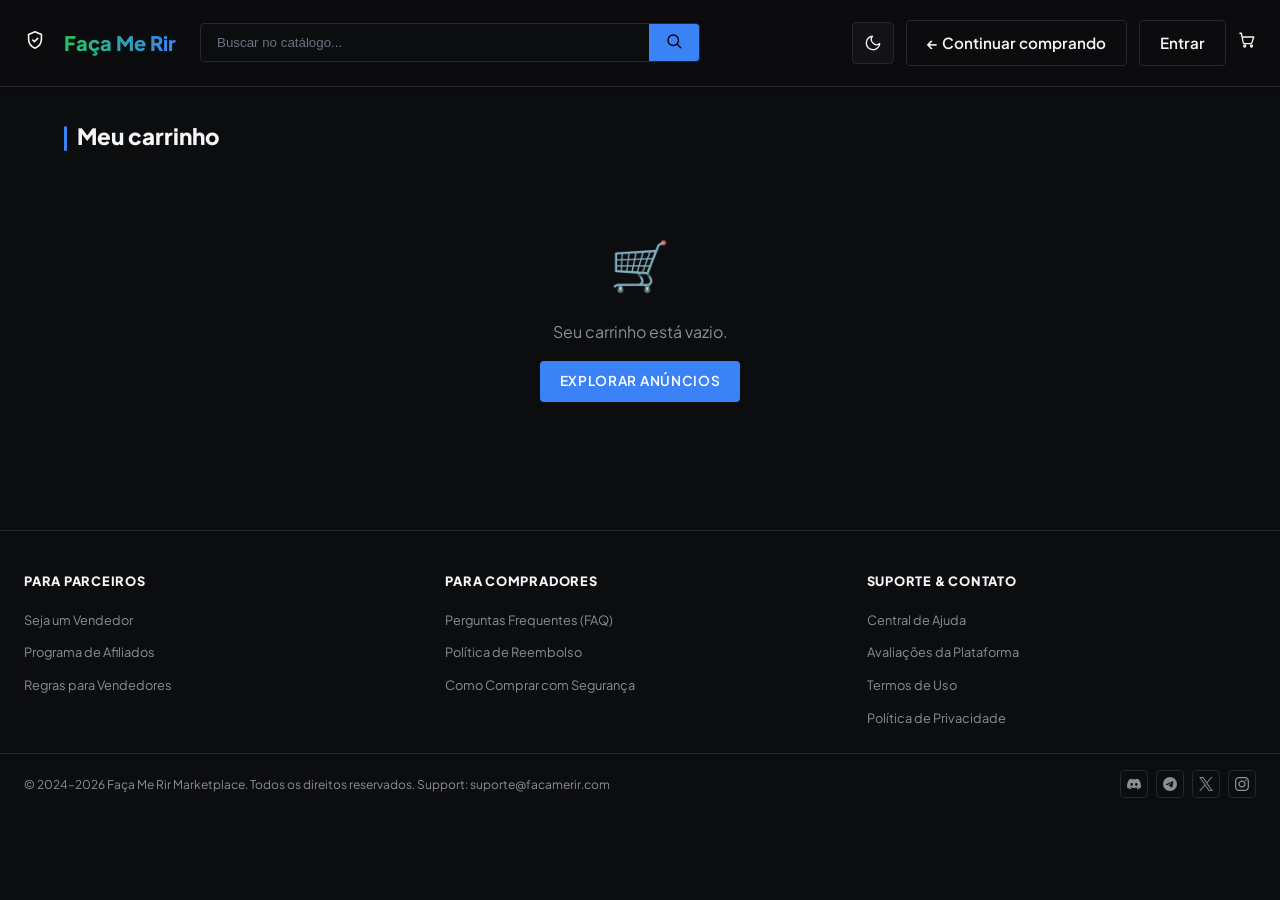
<file: pages/carrinho.html>
<!DOCTYPE html>
<html lang="pt-BR">
<head>
  <meta charset="UTF-8">
  <meta name="viewport" content="width=device-width, initial-scale=1.0">
  <title>Carrinho - Faça Me Rir</title>
  <link rel="icon" type="image/svg+xml" href="../assets/favicon.svg">
  <link rel="stylesheet" href="../style.css">
</head>
<body>
  <header class="header">
    <div class="header__container">
      <div class="header__left">
        <a href="../index.html" class="header__logo">
          <span class="header__logo-img">
            <svg width="22" height="22" viewBox="0 0 24 24" fill="none" stroke="currentColor" stroke-width="1.75" stroke-linecap="round" stroke-linejoin="round"><path d="M12 3l7 3v5c0 4.5-3 8.5-7 10-4-1.5-7-5.5-7-10V6l7-3z"/><path d="M9.5 12l1.8 1.8L15 10.2"/></svg>
          </span>
          <span class="header__logo-text">Faça Me Rir</span>
        </a>
      </div>
      <div class="header__center">
        <div class="header__search">
          <input type="text" id="search-input" class="header__search-input" placeholder="Buscar no catálogo..." aria-label="Buscar no catálogo" autocomplete="off">
          <button class="header__search-btn" id="search-btn" aria-label="Buscar">
            <svg width="18" height="18" viewBox="0 0 24 24" fill="none" stroke="currentColor" stroke-width="1.75" stroke-linecap="round" stroke-linejoin="round"><circle cx="11" cy="11" r="7"/><line x1="21" y1="21" x2="16.65" y2="16.65"/></svg>
          </button>
        </div>
      </div>
      <div class="header__right">
        <button class="header__icon-btn" id="theme-toggle" aria-label="Alternar tema" title="Alternar tema"></button>
        <a href="../index.html" class="btn btn--outline">← Continuar comprando</a>
        <a href="minha-conta.html" class="btn btn--outline" id="auth-btn">Entrar</a>
        <a href="carrinho.html" class="header__cart" aria-label="Carrinho">
          <svg width="18" height="18" viewBox="0 0 24 24" fill="none" stroke="currentColor" stroke-width="1.75" stroke-linecap="round" stroke-linejoin="round"><circle cx="9" cy="20" r="1.3"/><circle cx="18" cy="20" r="1.3"/><path d="M2.5 3h2l2.4 12.2a2 2 0 0 0 2 1.6h7.8a2 2 0 0 0 2-1.6L21 8H6"/></svg>
          <span class="header__cart-badge" id="cart-badge" style="display:none;">0</span>
        </a>
      </div>
    </div>
  </header>

  <main class="main">
    <h1 class="ads__title">Meu carrinho</h1>
    <div id="cart-content"></div>
  </main>

  <div data-footer></div>

  <div id="modal-root"></div>

  <script src="../js/api-mock.js"></script>
  <script src="../js/utils.js"></script>
  <script src="../js/toast.js"></script>
  <script src="../js/cart.js"></script>
  <script src="../js/theme.js"></script>
  <script src="../js/auth.js"></script>
  <script src="../js/modal.js"></script>
  <script src="../js/cart-page.js"></script>
  <script src="../js/site-config.js"></script>
  <script src="../js/footer.js"></script>
</body>
</html>
</file>
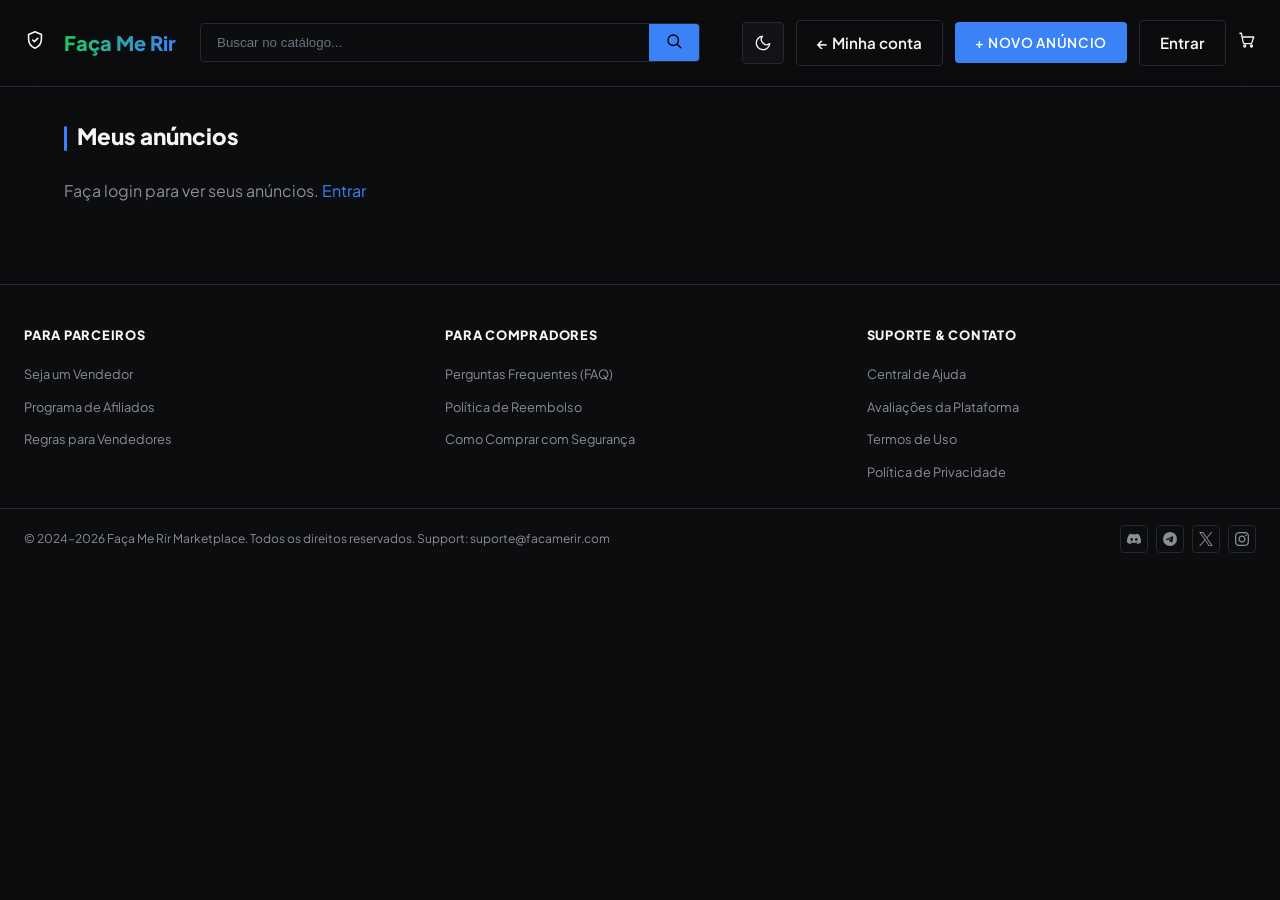
<file: pages/meus-anuncios.html>
<!DOCTYPE html>
<html lang="pt-BR">
<head>
  <meta charset="UTF-8">
  <meta name="viewport" content="width=device-width, initial-scale=1.0">
  <title>Meus Anúncios - Faça Me Rir</title>
  <link rel="icon" type="image/svg+xml" href="../assets/favicon.svg">
  <link rel="stylesheet" href="../style.css">
</head>
<body>
  <header class="header">
    <div class="header__container">
      <div class="header__left">
        <a href="../index.html" class="header__logo">
          <span class="header__logo-img">
            <svg width="22" height="22" viewBox="0 0 24 24" fill="none" stroke="currentColor" stroke-width="1.75" stroke-linecap="round" stroke-linejoin="round"><path d="M12 3l7 3v5c0 4.5-3 8.5-7 10-4-1.5-7-5.5-7-10V6l7-3z"/><path d="M9.5 12l1.8 1.8L15 10.2"/></svg>
          </span>
          <span class="header__logo-text">Faça Me Rir</span>
        </a>
      </div>
      <div class="header__center">
        <div class="header__search">
          <input type="text" id="search-input" class="header__search-input" placeholder="Buscar no catálogo..." aria-label="Buscar no catálogo" autocomplete="off">
          <button class="header__search-btn" id="search-btn" aria-label="Buscar">
            <svg width="18" height="18" viewBox="0 0 24 24" fill="none" stroke="currentColor" stroke-width="1.75" stroke-linecap="round" stroke-linejoin="round"><circle cx="11" cy="11" r="7"/><line x1="21" y1="21" x2="16.65" y2="16.65"/></svg>
          </button>
        </div>
      </div>
      <div class="header__right">
        <button class="header__icon-btn" id="theme-toggle" aria-label="Alternar tema" title="Alternar tema"></button>
        <a href="minha-conta.html" class="btn btn--outline">← Minha conta</a>
        <a href="anunciar.html" class="btn btn--primary">+ Novo anúncio</a>
        <a href="minha-conta.html" class="btn btn--outline" id="auth-btn">Entrar</a>
        <a href="carrinho.html" class="header__cart" aria-label="Carrinho">
          <svg width="18" height="18" viewBox="0 0 24 24" fill="none" stroke="currentColor" stroke-width="1.75" stroke-linecap="round" stroke-linejoin="round"><circle cx="9" cy="20" r="1.3"/><circle cx="18" cy="20" r="1.3"/><path d="M2.5 3h2l2.4 12.2a2 2 0 0 0 2 1.6h7.8a2 2 0 0 0 2-1.6L21 8H6"/></svg>
          <span class="header__cart-badge" id="cart-badge" style="display:none;">0</span>
        </a>
      </div>
    </div>
  </header>

  <main class="main">
    <h1 class="ads__title">Meus anúncios</h1>
    <div id="my-ads"></div>
  </main>

  <div data-footer></div>

  <div id="modal-root"></div>

  <script src="../js/api-mock.js"></script>
  <script src="../js/utils.js"></script>
  <script src="../js/toast.js"></script>
  <script src="../js/cart.js"></script>
  <script src="../js/theme.js"></script>
  <script src="../js/auth.js"></script>
  <script src="../js/meus-anuncios.js"></script>
  <script src="../js/site-config.js"></script>
  <script src="../js/footer.js"></script>
</body>
</html>
</file>
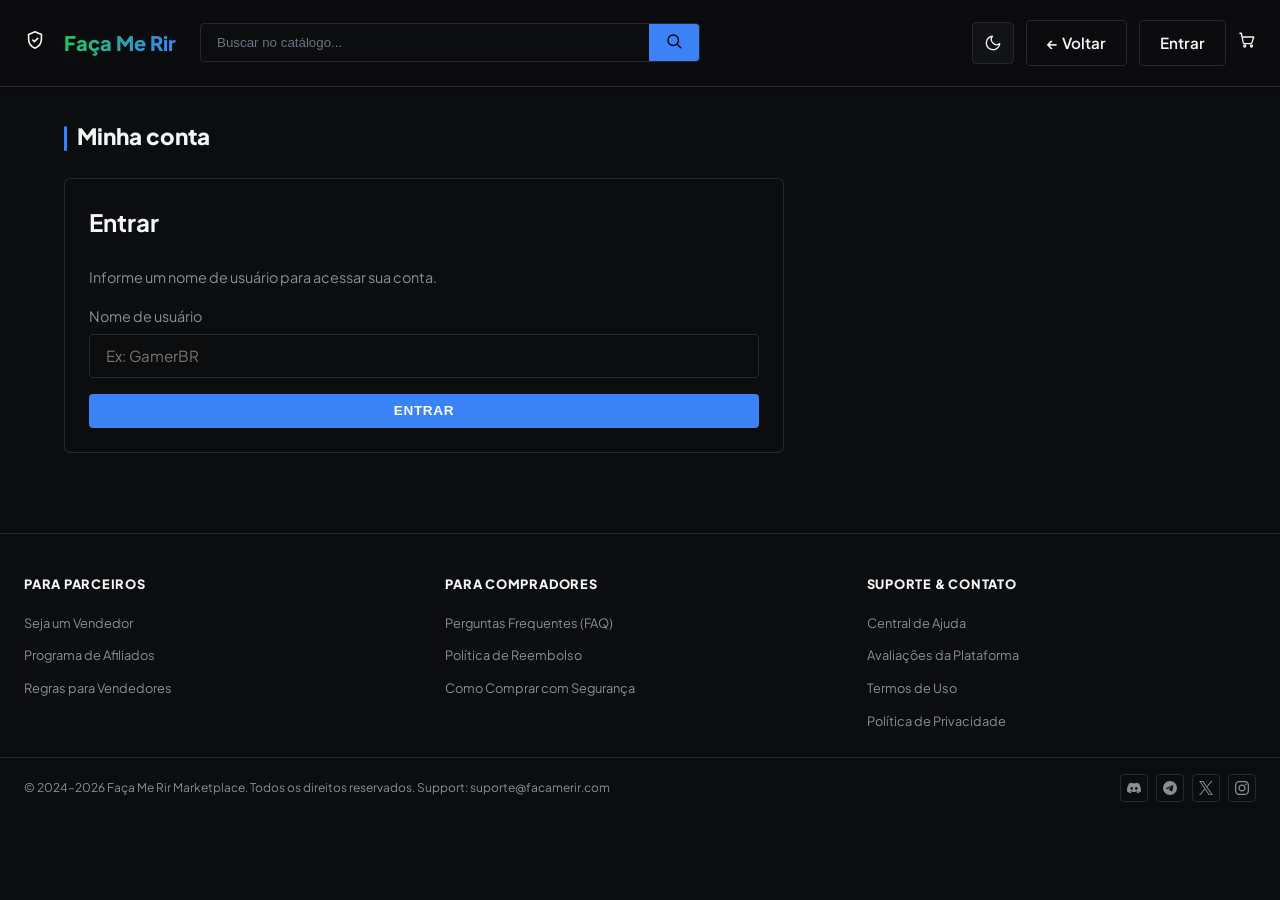
<file: pages/minha-conta.html>
<!DOCTYPE html>
<html lang="pt-BR">
<head>
  <meta charset="UTF-8">  <meta name="viewport" content="width=device-width, initial-scale=1.0">
  <title>Minha Conta - Faça Me Rir</title>
  <link rel="icon" type="image/svg+xml" href="../assets/favicon.svg">
  <link rel="stylesheet" href="../style.css">
</head>
<body>
  <header class="header">
    <div class="header__container">
      <div class="header__left">
        <a href="../index.html" class="header__logo">
          <span class="header__logo-img">
            <svg width="22" height="22" viewBox="0 0 24 24" fill="none" stroke="currentColor" stroke-width="1.75" stroke-linecap="round" stroke-linejoin="round"><path d="M12 3l7 3v5c0 4.5-3 8.5-7 10-4-1.5-7-5.5-7-10V6l7-3z"/><path d="M9.5 12l1.8 1.8L15 10.2"/></svg>
          </span>
          <span class="header__logo-text">Faça Me Rir</span>
        </a>
      </div>
      <div class="header__center">
        <div class="header__search">
          <input type="text" id="search-input" class="header__search-input" placeholder="Buscar no catálogo..." aria-label="Buscar no catálogo" autocomplete="off">
          <button class="header__search-btn" id="search-btn" aria-label="Buscar">
            <svg width="18" height="18" viewBox="0 0 24 24" fill="none" stroke="currentColor" stroke-width="1.75" stroke-linecap="round" stroke-linejoin="round"><circle cx="11" cy="11" r="7"/><line x1="21" y1="21" x2="16.65" y2="16.65"/></svg>
          </button>
        </div>
      </div>
      <div class="header__right">
        <button class="header__icon-btn" id="theme-toggle" aria-label="Alternar tema" title="Alternar tema"></button>
        <a href="../index.html" class="btn btn--outline">← Voltar</a>
        <a href="minha-conta.html" class="btn btn--outline" id="auth-btn">Entrar</a>
        <a href="carrinho.html" class="header__cart" aria-label="Carrinho">
          <svg width="18" height="18" viewBox="0 0 24 24" fill="none" stroke="currentColor" stroke-width="1.75" stroke-linecap="round" stroke-linejoin="round"><circle cx="9" cy="20" r="1.3"/><circle cx="18" cy="20" r="1.3"/><path d="M2.5 3h2l2.4 12.2a2 2 0 0 0 2 1.6h7.8a2 2 0 0 0 2-1.6L21 8H6"/></svg>
          <span class="header__cart-badge" id="cart-badge" style="display:none;">0</span>
        </a>
      </div>
    </div>
  </header>

  <main class="main">
    <h1 class="ads__title">Minha conta</h1>
    <div id="account-content"></div>
  </main>

  <div data-footer></div>

  <div id="modal-root"></div>

  <script src="../js/api-mock.js"></script>
  <script src="../js/utils.js"></script>
  <script src="../js/toast.js"></script>
  <script src="../js/cart.js"></script>
  <script src="../js/theme.js"></script>
  <script src="../js/auth.js"></script>
  <script src="../js/account.js"></script>
  <script src="../js/site-config.js"></script>
  <script src="../js/footer.js"></script>
</body>
</html>
</file>
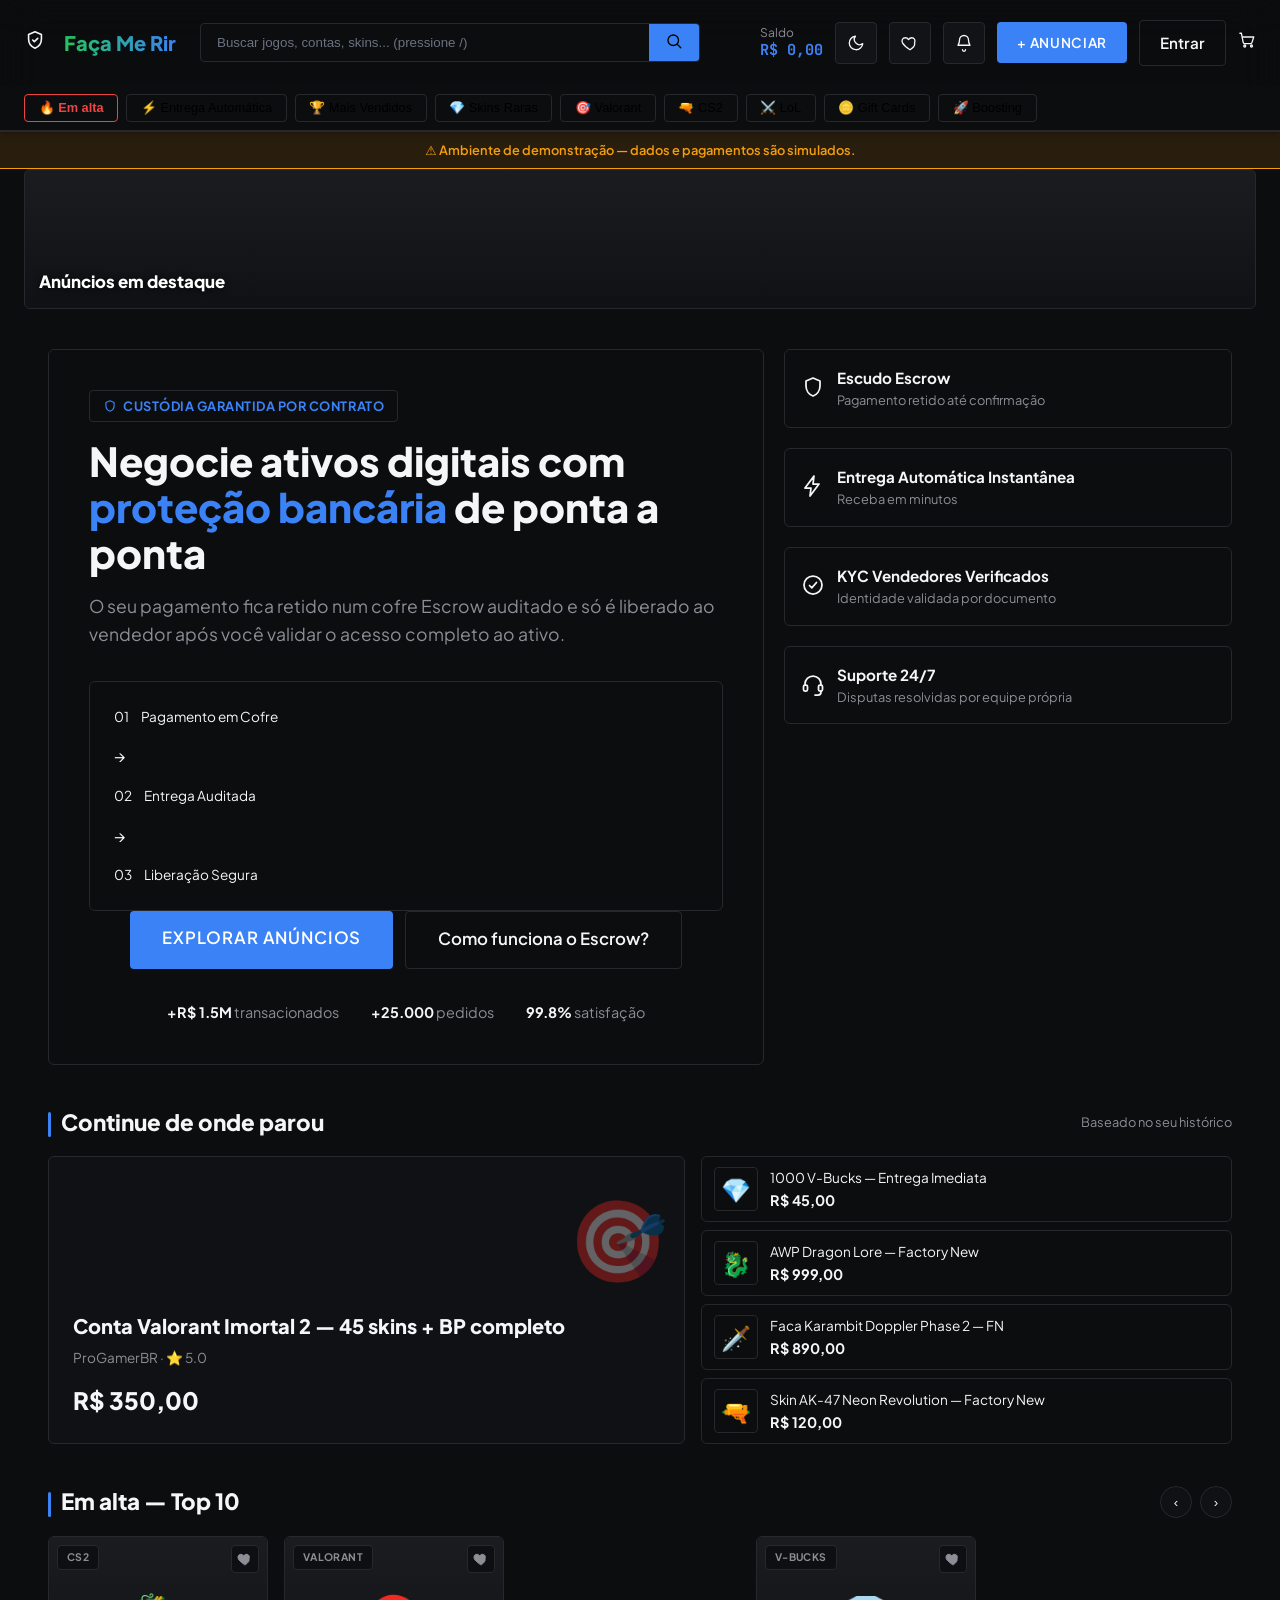
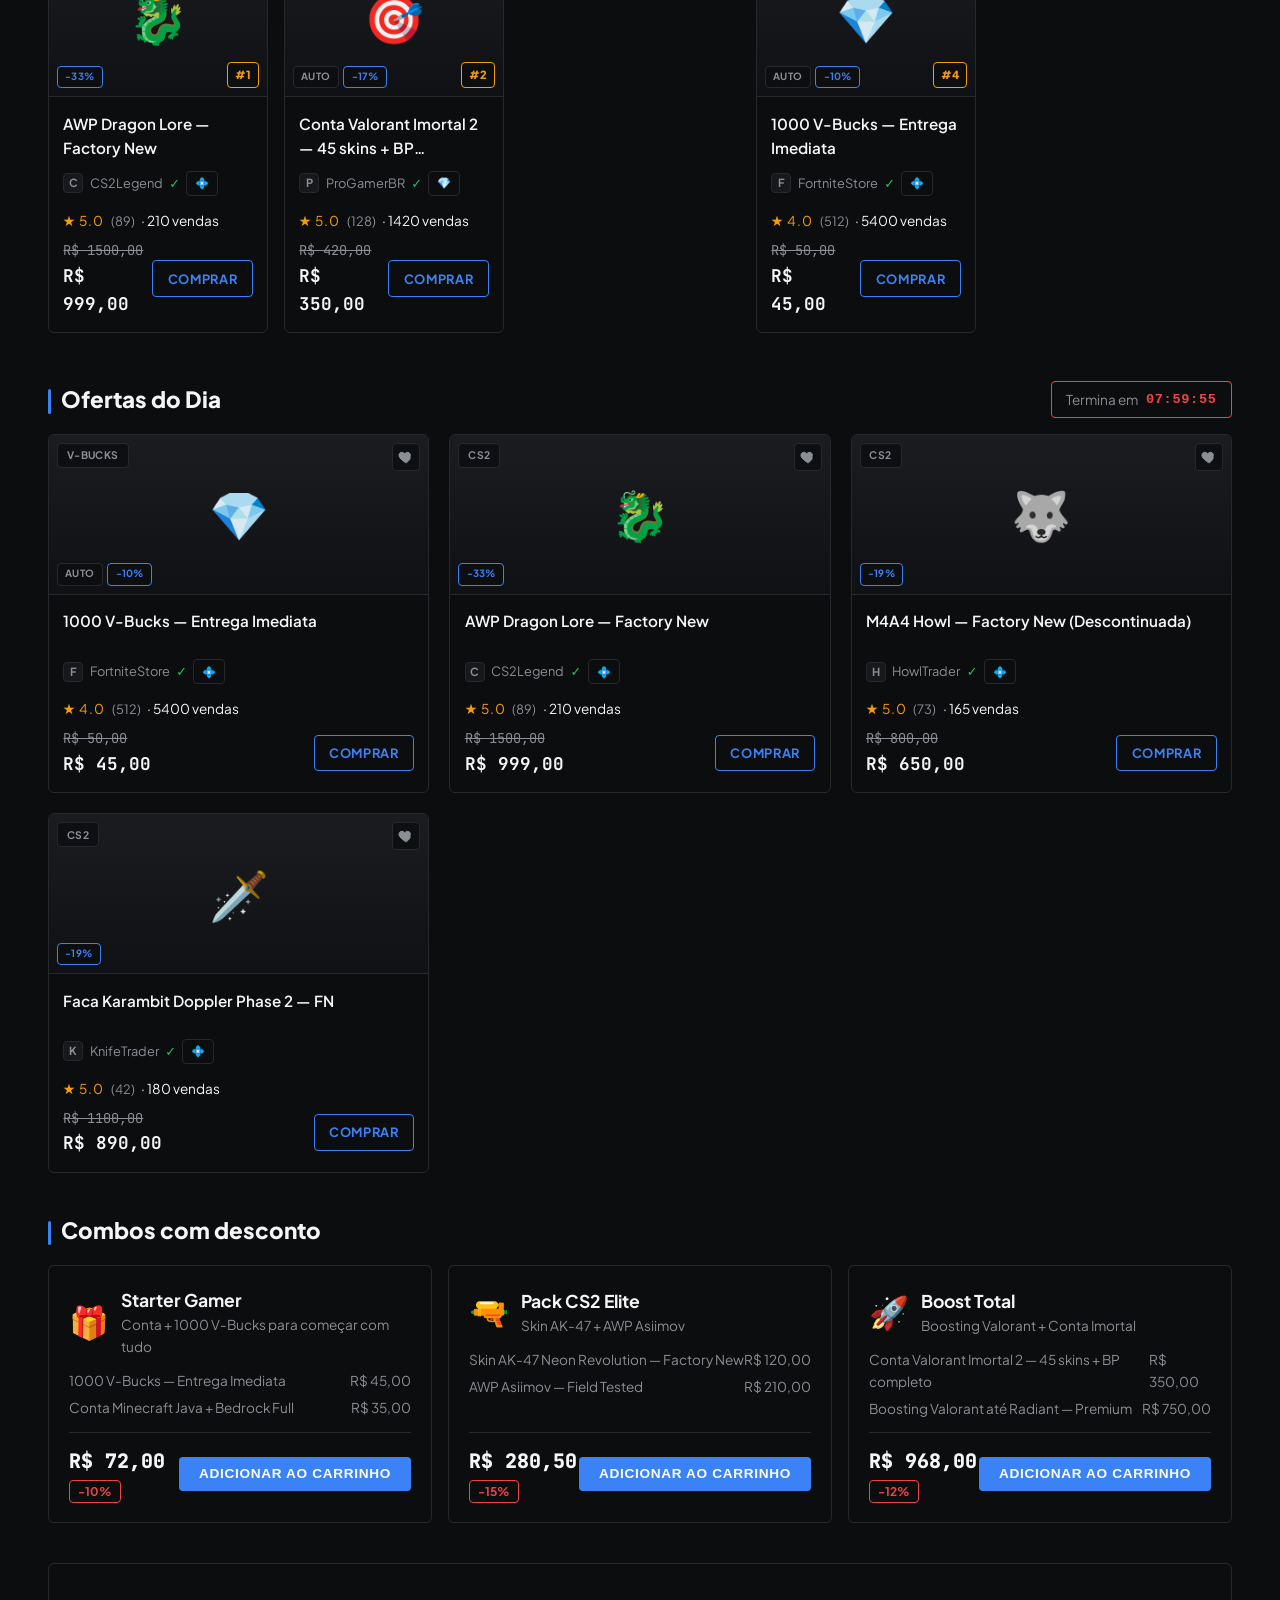
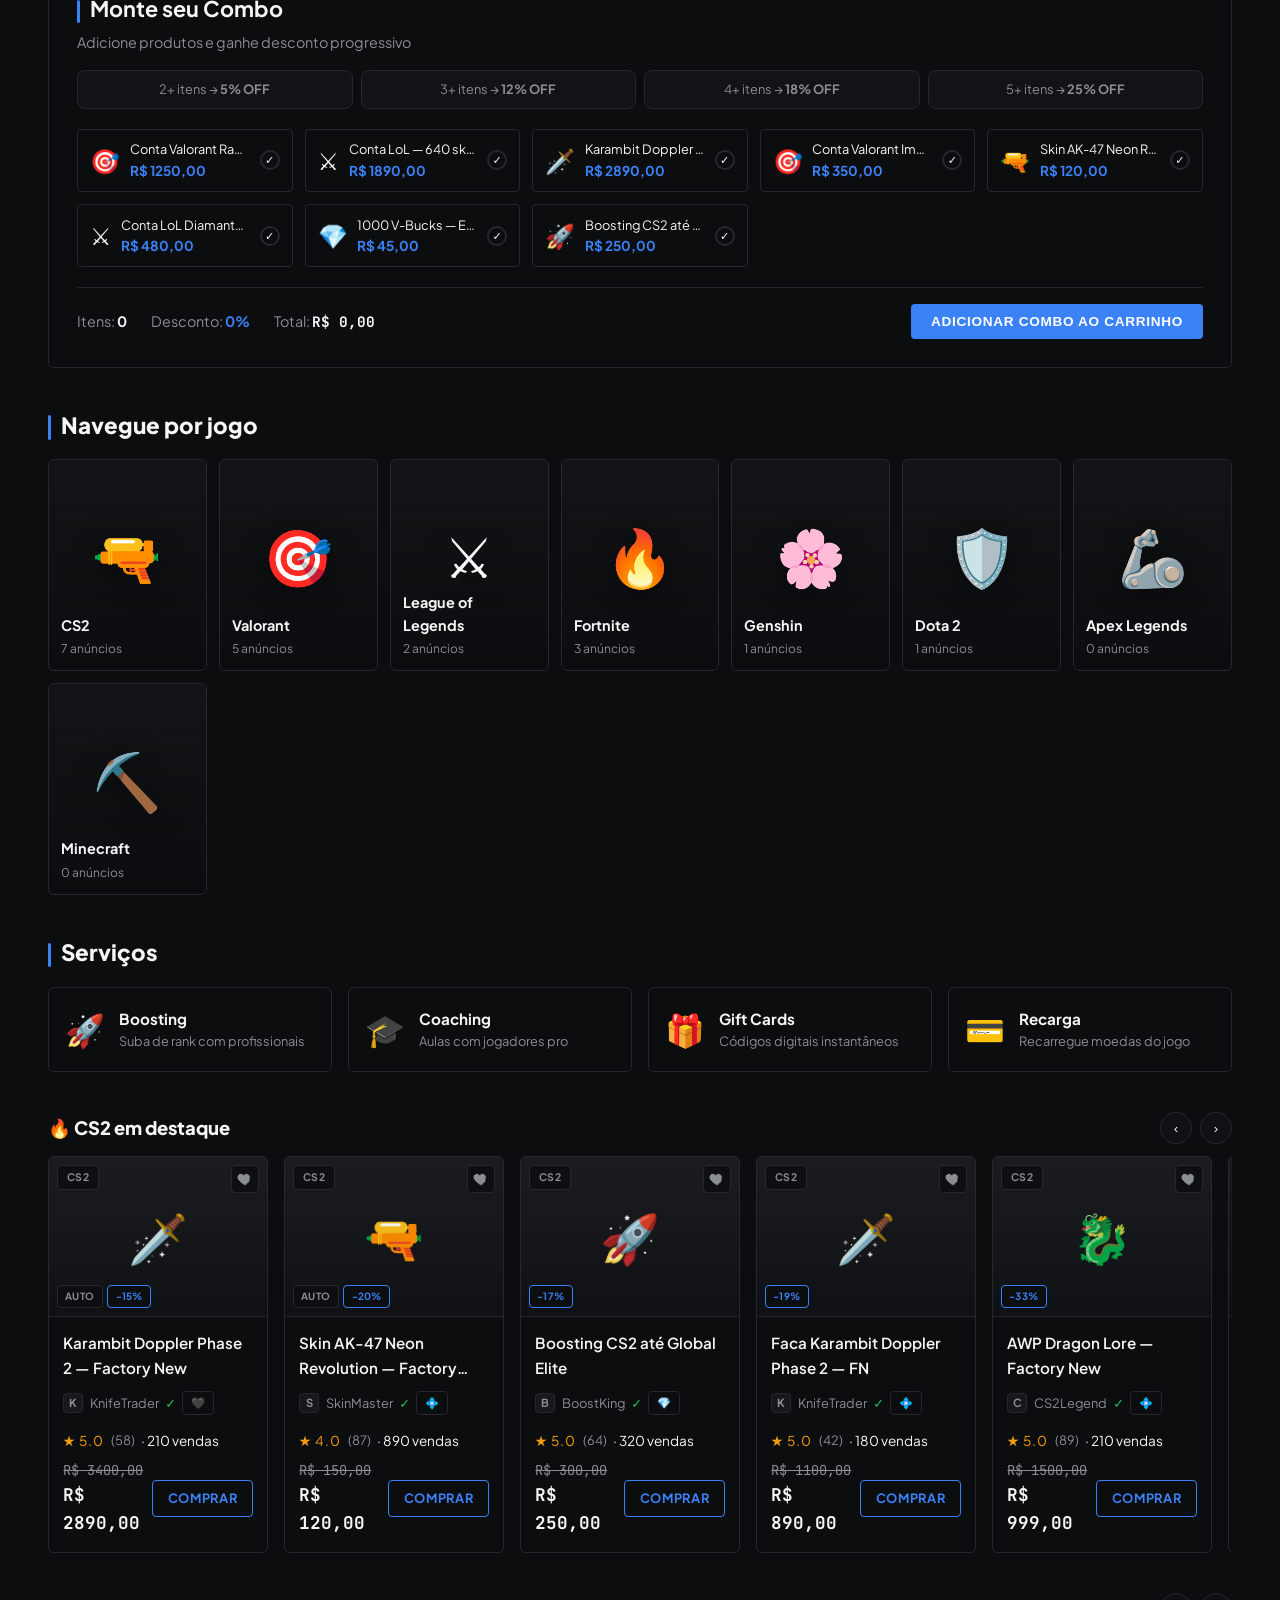
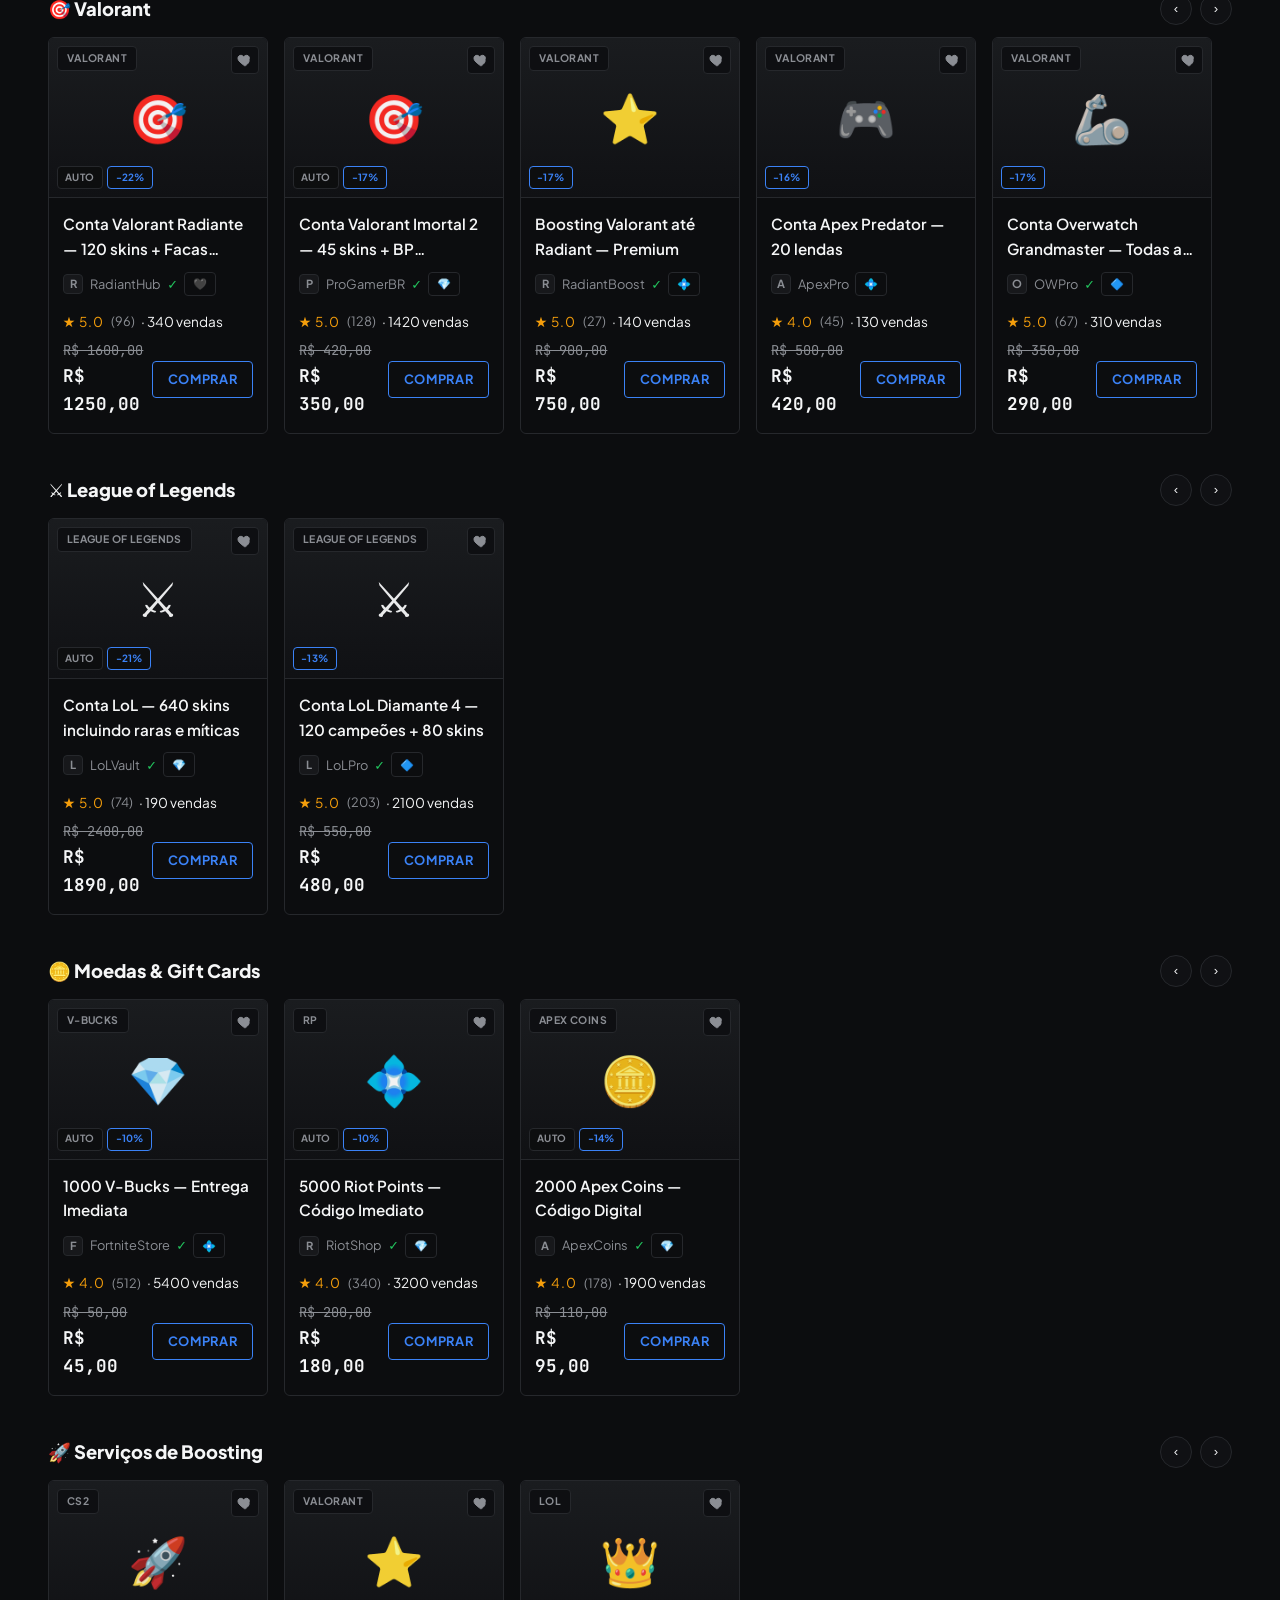
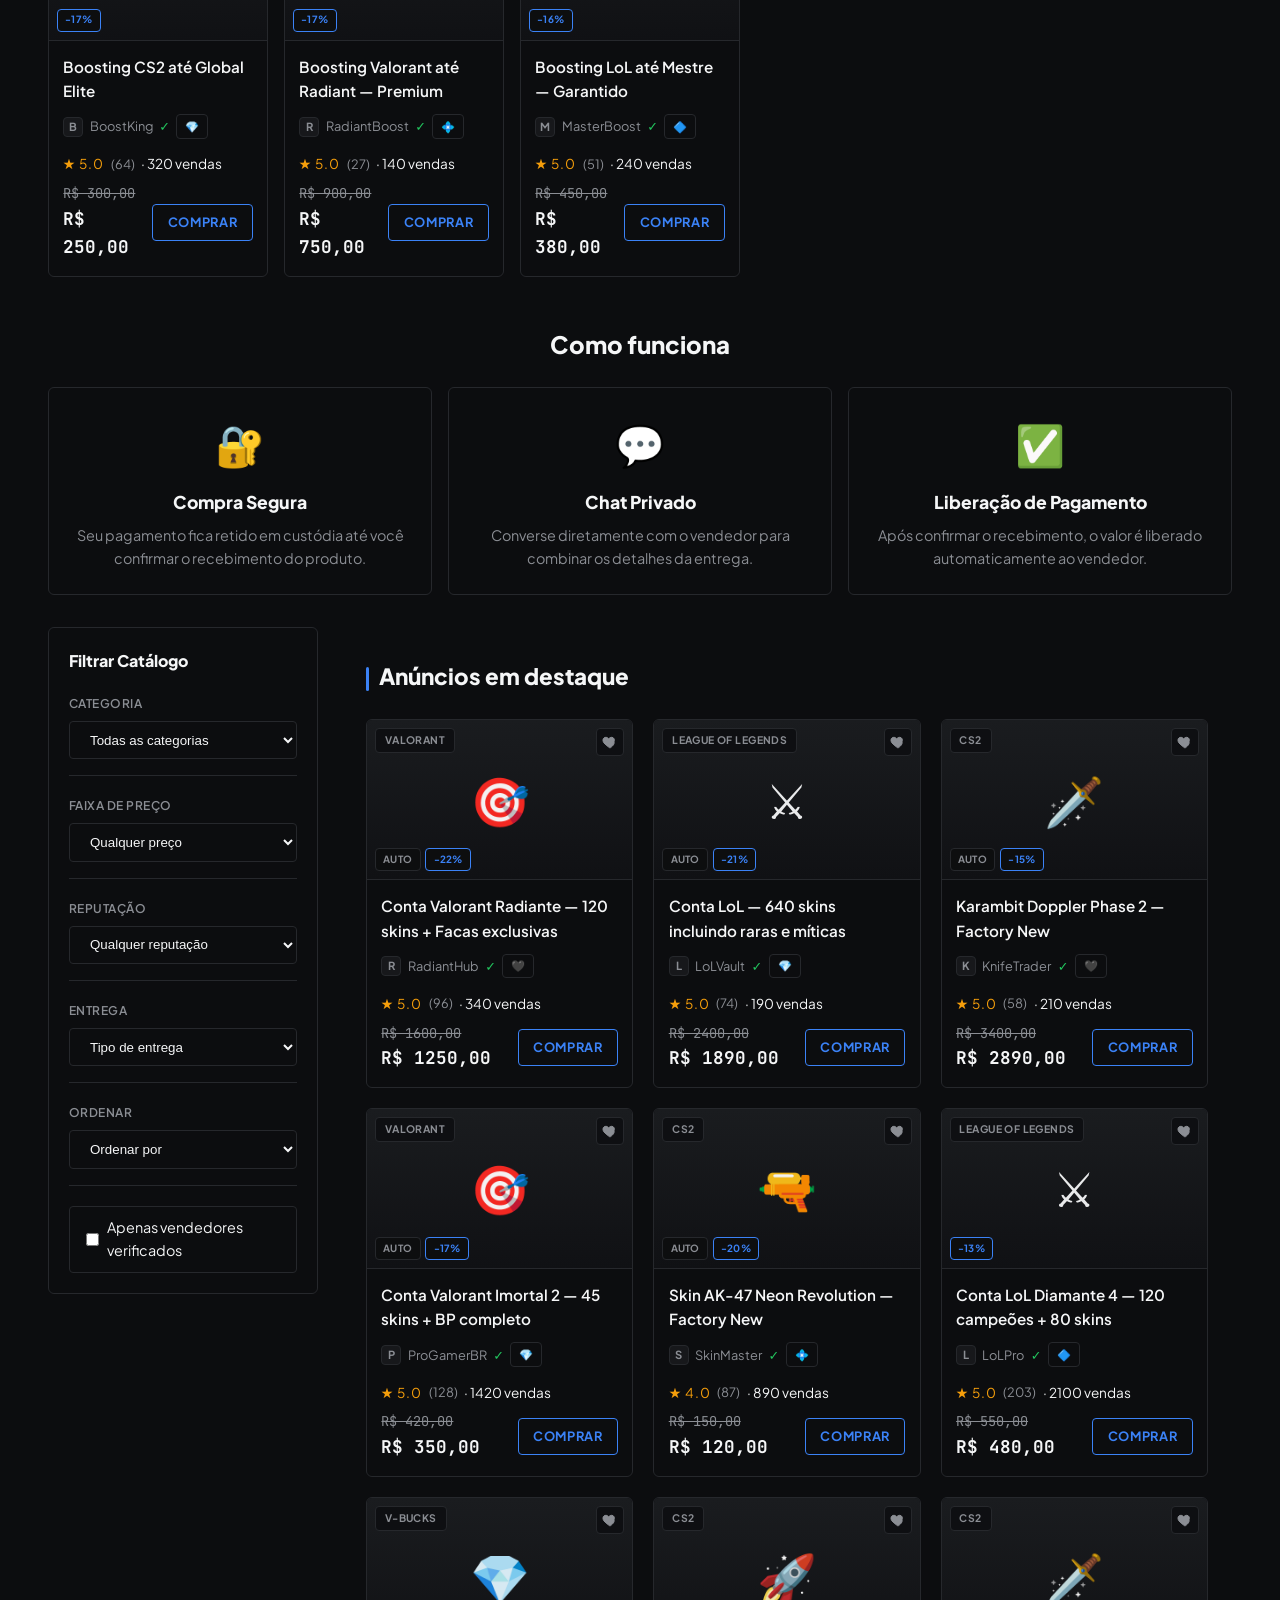
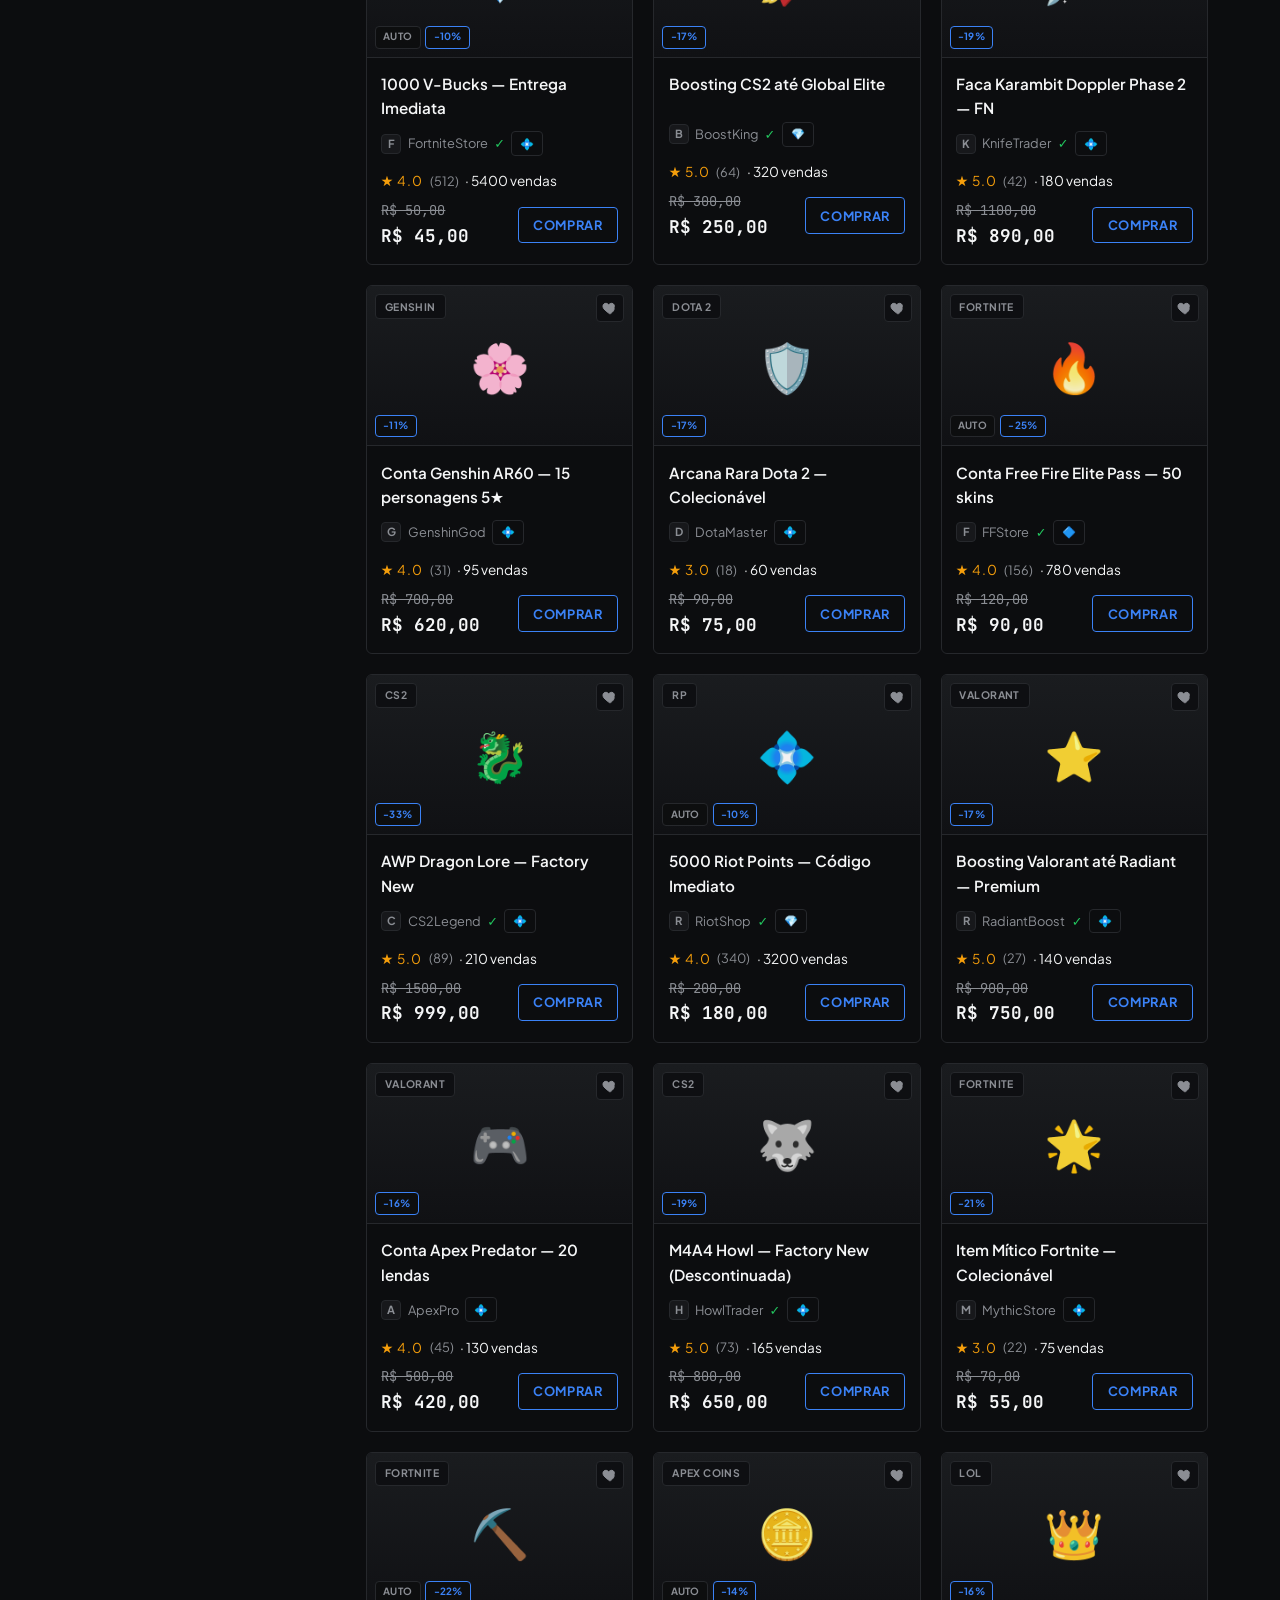
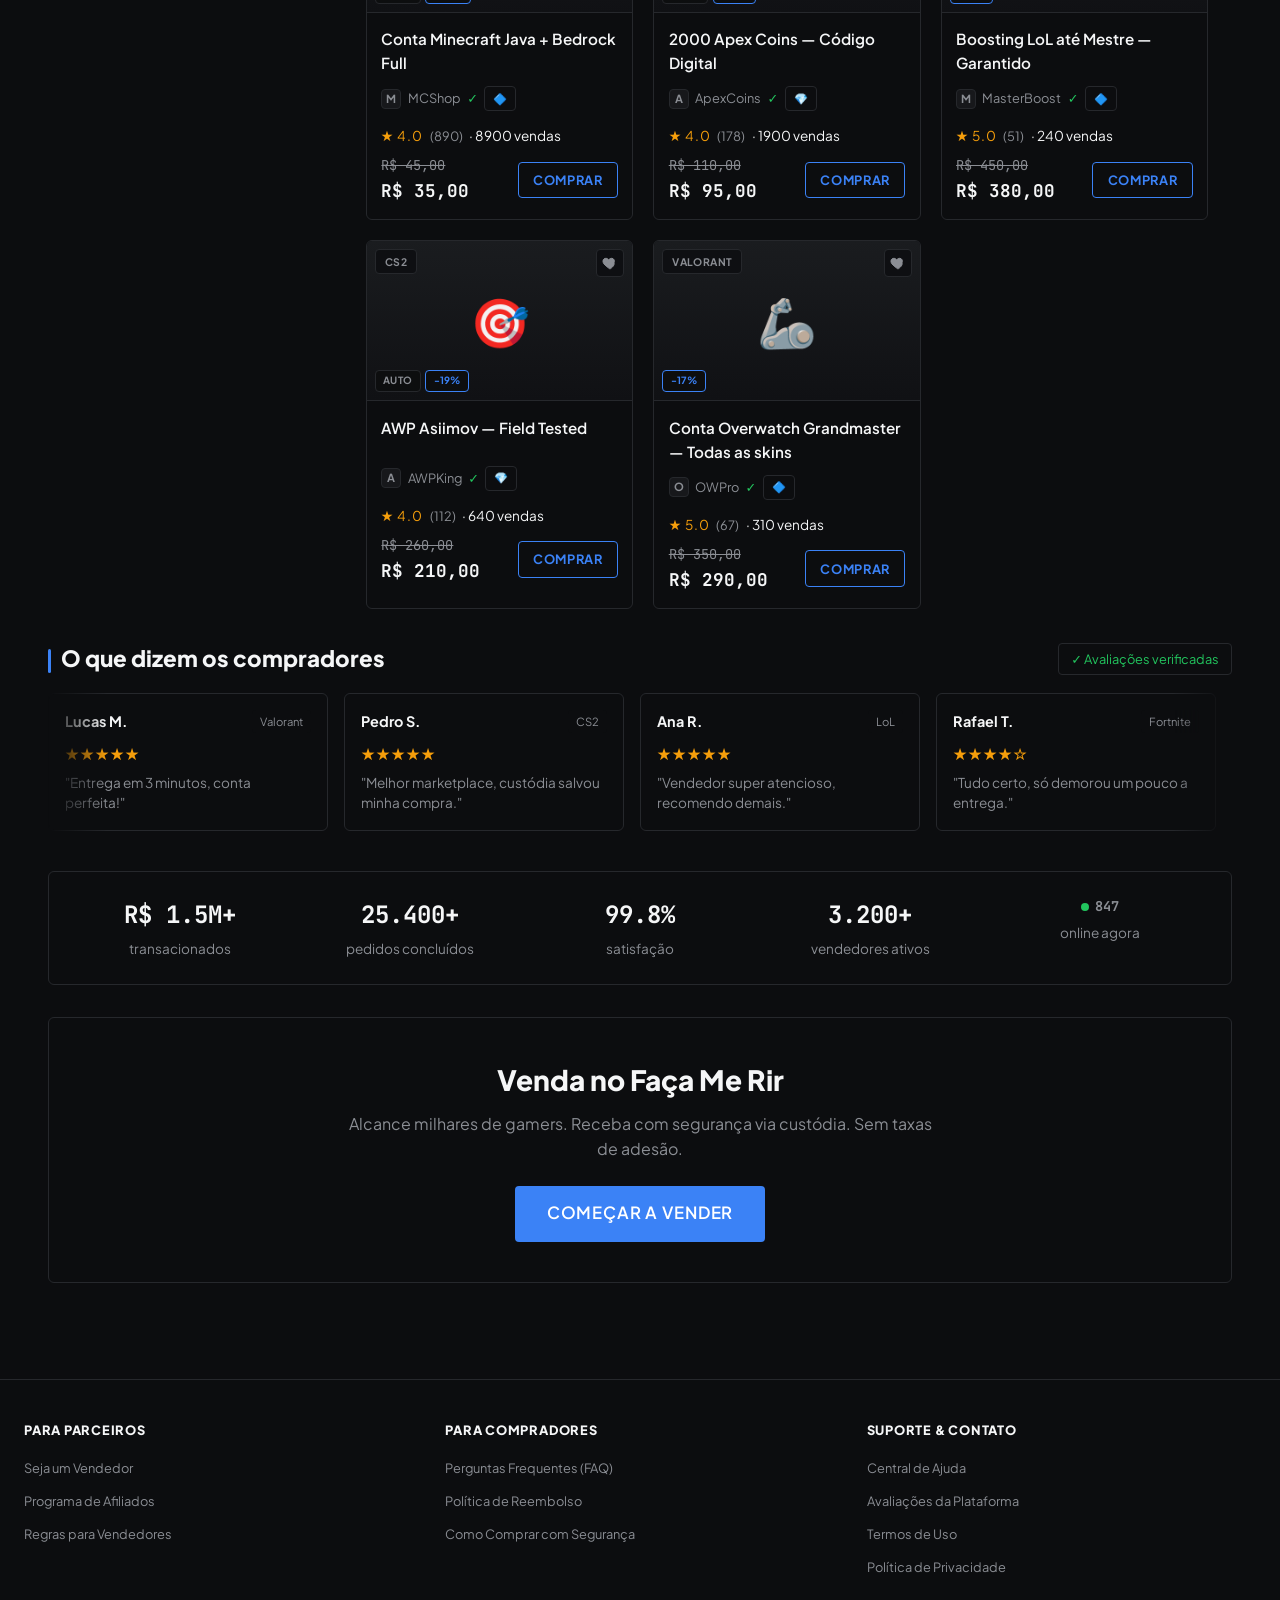
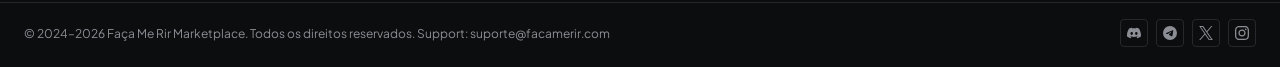
<file: pages/painel-vendedor.html>
<!DOCTYPE html>
<html lang="pt-BR">
<head>
  <meta charset="UTF-8">
  <meta name="viewport" content="width=device-width, initial-scale=1.0">
  <title>Painel do Vendedor - Faça Me Rir</title>
  <link rel="icon" type="image/svg+xml" href="../assets/favicon.svg">
  <link rel="stylesheet" href="../style.css">
</head>
<body>
  <header class="header">
    <div class="header__container">
      <div class="header__left">
        <a href="../index.html" class="header__logo">
          <span class="header__logo-img">
            <svg width="22" height="22" viewBox="0 0 24 24" fill="none" stroke="currentColor" stroke-width="1.75" stroke-linecap="round" stroke-linejoin="round"><path d="M12 3l7 3v5c0 4.5-3 8.5-7 10-4-1.5-7-5.5-7-10V6l7-3z"/><path d="M9.5 12l1.8 1.8L15 10.2"/></svg>
          </span>
          <span class="header__logo-text">Faça Me Rir</span>
        </a>
      </div>
      <div class="header__center">
        <div class="header__search">
          <input type="text" id="search-input" class="header__search-input" placeholder="Buscar no catálogo..." aria-label="Buscar no catálogo" autocomplete="off">
          <button class="header__search-btn" id="search-btn" aria-label="Buscar">
            <svg width="18" height="18" viewBox="0 0 24 24" fill="none" stroke="currentColor" stroke-width="1.75" stroke-linecap="round" stroke-linejoin="round"><circle cx="11" cy="11" r="7"/><line x1="21" y1="21" x2="16.65" y2="16.65"/></svg>
          </button>
        </div>
      </div>
      <div class="header__right">
        <button class="header__icon-btn" id="theme-toggle" aria-label="Alternar tema" title="Alternar tema"></button>
        <a href="minha-conta.html" class="btn btn--outline">← Minha conta</a>
        <a href="minha-conta.html" class="btn btn--outline" id="auth-btn">Entrar</a>
        <a href="carrinho.html" class="header__cart" aria-label="Carrinho">
          <svg width="18" height="18" viewBox="0 0 24 24" fill="none" stroke="currentColor" stroke-width="1.75" stroke-linecap="round" stroke-linejoin="round"><circle cx="9" cy="20" r="1.3"/><circle cx="18" cy="20" r="1.3"/><path d="M2.5 3h2l2.4 12.2a2 2 0 0 0 2 1.6h7.8a2 2 0 0 0 2-1.6L21 8H6"/></svg>
          <span class="header__cart-badge" id="cart-badge" style="display:none;">0</span>
        </a>
      </div>
    </div>
  </header>

  <main class="main">
    <h1 class="ads__title">Painel do vendedor</h1>
    <p class="section-header__hint" style="margin-bottom: 1rem;">Resumo da sua loja (dados locais)</p>
    <div class="stats-grid">
      <div class="stat-card">
        <span class="stat-card__label">Anúncios ativos</span>
        <span class="stat-card__value" id="seller-ads">—</span>
      </div>
      <div class="stat-card">
        <span class="stat-card__label">Valor total anunciado</span>
        <span class="stat-card__value" id="seller-total">—</span>
      </div>
      <div class="stat-card">
        <span class="stat-card__label">Preço médio</span>
        <span class="stat-card__value" id="seller-avg">—</span>
      </div>
      <div class="stat-card">
        <span class="stat-card__label">Pedidos</span>
        <span class="stat-card__value">—</span>
      </div>
    </div>

    <h2 class="ads__title" style="margin-top: 2rem;">Meus anúncios</h2>
    <p style="color: var(--text-secondary); font-size: 0.9rem;">
      <a href="meus-anuncios.html" style="color: var(--neon);">Gerenciar meus anúncios →</a>
    </p>

    <h2 class="ads__title" style="margin-top: 2rem;">Seu perfil público</h2>
    <p style="color: var(--text-secondary); font-size: 0.9rem; margin-bottom: 1rem;">
      <a href="vendedor.html" id="public-profile-link" style="color: var(--neon);">Ver meu perfil público →</a>
    </p>
    <form class="admin-item" id="seller-profile-form" style="max-width: 560px;">
      <label class="form__label">Nome de exibição
        <input class="form__input" name="displayName" placeholder="Ex: LoLPro Store">
      </label>
      <label class="form__label">URL do avatar
        <input class="form__input" name="avatar" placeholder="https://exemplo.com/avatar.png">
      </label>
      <label class="form__label">Biografia
        <textarea class="form__input" name="bio" rows="3" placeholder="Conte um pouco sobre sua loja..."></textarea>
      </label>
      <button type="submit" class="btn btn--primary">Salvar perfil</button>
    </form>
  </main>

  <div data-footer></div>

  <div id="modal-root"></div>

  <script src="../js/api-mock.js"></script>
  <script src="../js/utils.js"></script>
  <script src="../js/toast.js"></script>
  <script src="../js/cart.js"></script>
  <script src="../js/theme.js"></script>
  <script src="../js/auth.js"></script>
  <script src="../js/site-config.js"></script>
  <script src="../js/footer.js"></script>
  <script src="../js/seller-store.js"></script>
  <script src="../js/painel-vendedor.js"></script>
</body>
</html>
</file>
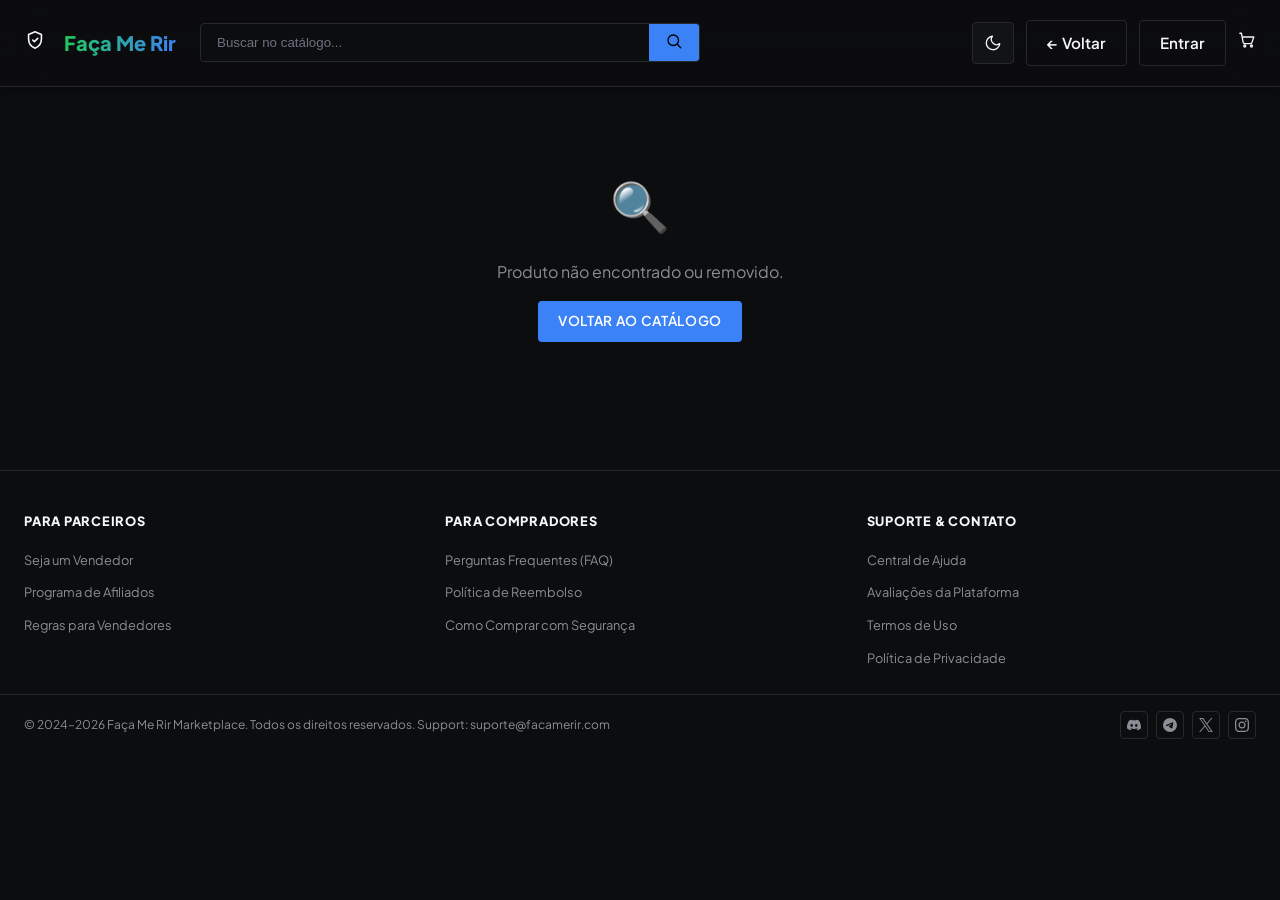
<file: pages/produto.html>
<!DOCTYPE html>
<html lang="pt-BR">
<head>
  <meta charset="UTF-8">
  <meta name="viewport" content="width=device-width, initial-scale=1.0">
  <title>Produto - Faça Me Rir</title>
  <link rel="icon" type="image/svg+xml" href="../assets/favicon.svg">
  <link rel="stylesheet" href="../style.css">
</head>
<body>
  <header class="header">
    <div class="header__container">
      <div class="header__left">
        <a href="../index.html" class="header__logo">
          <span class="header__logo-img">
            <svg width="22" height="22" viewBox="0 0 24 24" fill="none" stroke="currentColor" stroke-width="1.75" stroke-linecap="round" stroke-linejoin="round"><path d="M12 3l7 3v5c0 4.5-3 8.5-7 10-4-1.5-7-5.5-7-10V6l7-3z"/><path d="M9.5 12l1.8 1.8L15 10.2"/></svg>
          </span>
          <span class="header__logo-text">Faça Me Rir</span>
        </a>
      </div>
      <div class="header__center">
        <div class="header__search">
          <input type="text" id="search-input" class="header__search-input" placeholder="Buscar no catálogo..." aria-label="Buscar no catálogo" autocomplete="off">
          <button class="header__search-btn" id="search-btn" aria-label="Buscar">
            <svg width="18" height="18" viewBox="0 0 24 24" fill="none" stroke="currentColor" stroke-width="1.75" stroke-linecap="round" stroke-linejoin="round"><circle cx="11" cy="11" r="7"/><line x1="21" y1="21" x2="16.65" y2="16.65"/></svg>
          </button>
        </div>
      </div>
      <div class="header__right">
        <button class="header__icon-btn" id="theme-toggle" aria-label="Alternar tema" title="Alternar tema"></button>
        <a href="../index.html" class="btn btn--outline">← Voltar</a>
        <a href="minha-conta.html" class="btn btn--outline" id="auth-btn">Entrar</a>
        <a href="carrinho.html" class="header__cart" aria-label="Carrinho">
          <svg width="18" height="18" viewBox="0 0 24 24" fill="none" stroke="currentColor" stroke-width="1.75" stroke-linecap="round" stroke-linejoin="round"><circle cx="9" cy="20" r="1.3"/><circle cx="18" cy="20" r="1.3"/><path d="M2.5 3h2l2.4 12.2a2 2 0 0 0 2 1.6h7.8a2 2 0 0 0 2-1.6L21 8H6"/></svg>
          <span class="header__cart-badge" id="cart-badge" style="display:none;">0</span>
        </a>
      </div>
    </div>
  </header>

  <main class="main" id="product-page">
    <p style="color: var(--text-secondary);">Carregando...</p>
  </main>

  <div data-footer></div>

  <div id="modal-root"></div>

  <script src="../js/api-mock.js"></script>
  <script src="../js/utils.js"></script>
  <script src="../js/toast.js"></script>
  <script src="../js/cart.js"></script>
  <script src="../js/theme.js"></script>
  <script src="../js/auth.js"></script>
  <script src="../js/modal.js"></script>
  <script src="../js/product-page.js"></script>
  <script src="../js/site-config.js"></script>
  <script src="../js/footer.js"></script>
</body>
</html>
</file>
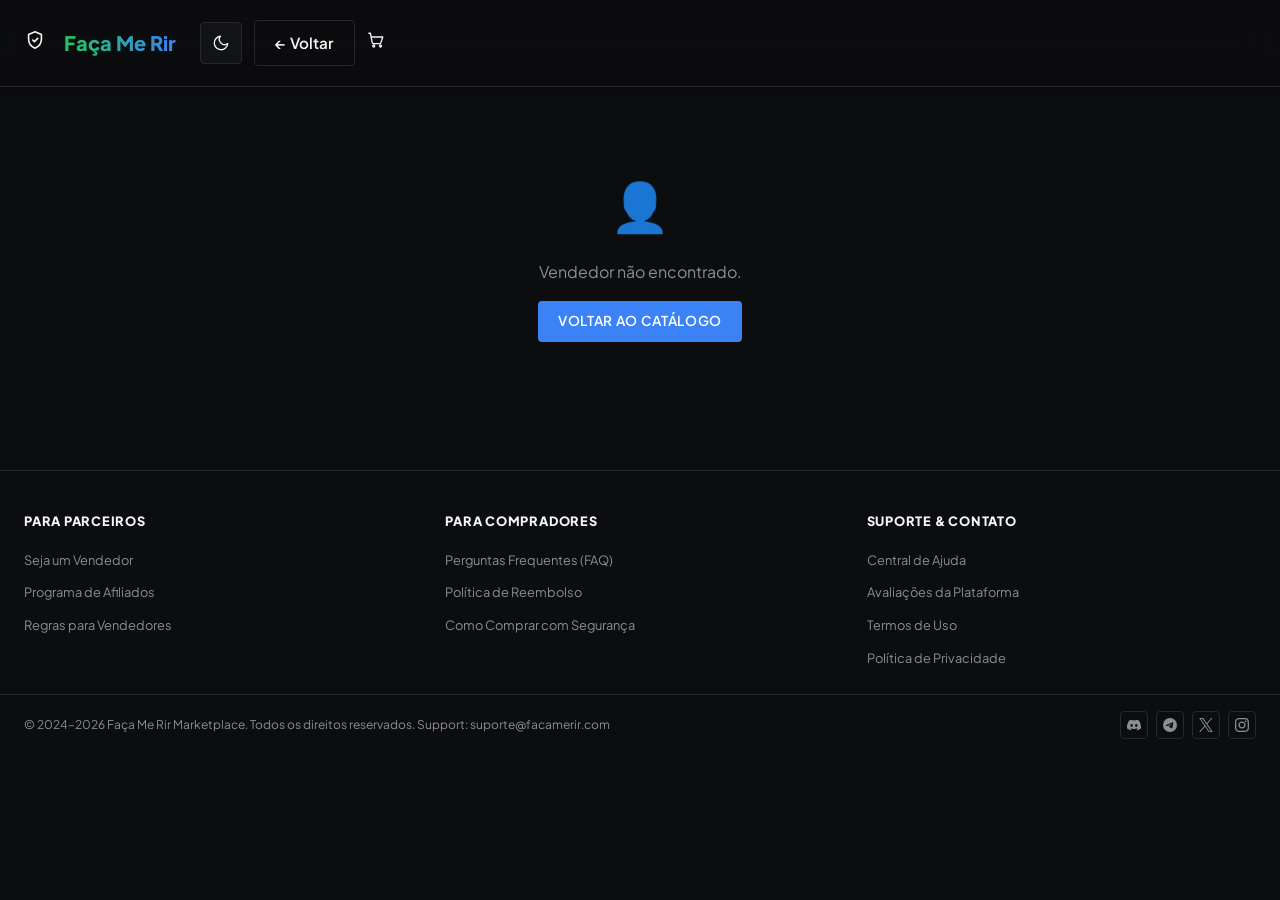
<file: pages/vendedor.html>
<!DOCTYPE html>
<html lang="pt-BR">
<head>
  <meta charset="UTF-8">
  <meta name="viewport" content="width=device-width, initial-scale=1.0">
  <title>Perfil do Vendedor - Faça Me Rir</title>
  <link rel="icon" type="image/svg+xml" href="../assets/favicon.svg">
  <link rel="stylesheet" href="../style.css">
</head>
<body>
  <header class="header">
    <div class="header__container">
      <div class="header__left">
        <a href="../index.html" class="header__logo">
          <span class="header__logo-img">
            <svg width="22" height="22" viewBox="0 0 24 24" fill="none" stroke="currentColor" stroke-width="1.75" stroke-linecap="round" stroke-linejoin="round"><path d="M12 3l7 3v5c0 4.5-3 8.5-7 10-4-1.5-7-5.5-7-10V6l7-3z"/><path d="M9.5 12l1.8 1.8L15 10.2"/></svg>
          </span>
          <span class="header__logo-text">Faça Me Rir</span>
        </a>
      </div>
      <div class="header__right">
        <button class="header__icon-btn" id="theme-toggle" aria-label="Alternar tema" title="Alternar tema"></button>
        <a href="../index.html" class="btn btn--outline">← Voltar</a>
        <a href="carrinho.html" class="header__cart" aria-label="Carrinho">
          <svg width="18" height="18" viewBox="0 0 24 24" fill="none" stroke="currentColor" stroke-width="1.75" stroke-linecap="round" stroke-linejoin="round"><circle cx="9" cy="20" r="1.3"/><circle cx="18" cy="20" r="1.3"/><path d="M2.5 3h2l2.4 12.2a2 2 0 0 0 2 1.6h7.8a2 2 0 0 0 2-1.6L21 8H6"/></svg>
          <span class="header__cart-badge" id="cart-badge" style="display:none;">0</span>
        </a>
      </div>
    </div>
  </header>

  <main class="main">
    <div id="seller-content"></div>
  </main>

  <div data-footer></div>

  <div id="modal-root"></div>

  <script src="../js/api-mock.js"></script>
  <script src="../js/utils.js"></script>
  <script src="../js/toast.js"></script>
  <script src="../js/cart.js"></script>
  <script src="../js/theme.js"></script>
  <script src="../js/auth.js"></script>
  <script src="../js/site-config.js"></script>
  <script src="../js/footer.js"></script>
  <script src="../js/seller-store.js"></script>
  <script src="../js/card.js"></script>
  <script src="../js/seller-page.js"></script>
</body>
</html>
</file>
<file: style.css>
@import url('https://fonts.googleapis.com/css2?family=Plus+Jakarta+Sans:wght@400;500;600;700;800&family=JetBrains+Mono:wght@500;600;700&display=swap');

:root {
  --bg-primary: #0C0D0F;
  --bg-secondary: #101114;
  --bg-card: #121316;
  --bg-elevated: #17181B;
  --accent: #3B82F6;
  --neon: #3B82F6;
  --purple: #3B82F6;
  --gold: #F59E0B;
  --text-primary: #F5F6F7;
  --text-secondary: #8B8E94;
  --border: #26282C;
  --danger: #EF4444;
  --warning: #F59E0B;
  --blue: #3B82F6;
  --green: #22C55E;
  --orange: #F59E0B;
  --red: #EF4444;
}

[data-theme="light"] {
  --bg-primary: #F7F7F8;
  --bg-secondary: #FFFFFF;
  --bg-card: #FFFFFF;
  --bg-elevated: #EEF0F2;
  --text-primary: #111214;
  --text-secondary: #5B5E64;
  --border: #D4D6D9;
}

@keyframes slideUp {
  from { opacity: 0; transform: translateY(20px); }
  to { opacity: 1; transform: translateY(0); }
}

@keyframes pulse {
  0%, 100% { transform: scale(1); opacity: 1; }
  50% { transform: scale(1.08); opacity: 0.85; }
}

* {
  margin: 0;
  padding: 0;
  box-sizing: border-box;
}

body {
  font-family: 'Plus Jakarta Sans', system-ui, sans-serif;
  background: var(--bg-primary);
  color: var(--text-primary);
  line-height: 1.6;
}

.card__price,
.card__old-price,
.countdown__time,
#header-balance-value,
.social-proof__item strong,
.combo-card__price,
#combo-total {
  font-family: 'JetBrains Mono', monospace;
}

a { color: inherit; text-decoration: none; }
ul { list-style: none; }

.text-neon { color: var(--neon); }

/* Header */
.header {
  background: rgba(12, 13, 15, 0.92);
  backdrop-filter: blur(20px);
  -webkit-backdrop-filter: blur(20px);
  border-bottom: 1px solid var(--border);
  position: sticky;
  top: 0;
  z-index: 100;
  box-shadow: 0 1px 8px rgba(0, 0, 0, 0.35);
}

.header__pillbar {
  background: var(--bg-primary);
  border-bottom: 1px solid var(--border);
  padding: 0.5rem 1.5rem;
}
.header__pillbar-inner {
  max-width: 1400px;
  margin: 0 auto;
  display: flex;
  gap: 0.5rem;
  overflow-x: auto;
  scrollbar-width: none;
}
.header__pillbar-inner::-webkit-scrollbar { display: none; }
.header__pill {
  display: inline-flex;
  align-items: center;
  gap: 0.35rem;
  padding: 0.35rem 0.85rem;
  background: transparent;
  border: 1px solid var(--border);
  border-radius: 4px;
  font-size: 0.8rem;
  white-space: nowrap;
  cursor: pointer;
  transition: all 0.2s ease-out;
}
.header__pill:hover { border-color: var(--accent); color: var(--accent); }
.header__pill--hot {
  background: transparent;
  border-color: var(--danger);
  color: var(--danger);
  font-weight: 600;
}

.header__container {
  max-width: 1400px;
  margin: 0 auto;
  padding: 1.25rem 1.5rem;
  display: flex;
  align-items: center;
  gap: 1.5rem;
  flex-wrap: wrap;
  min-height: 80px;
}

.header__left { display: flex; align-items: center; gap: 1rem; min-width: 0; flex-shrink: 0; }
.header__center { flex: 1 1 auto; display: flex; align-items: center; gap: 0.75rem; min-width: 0; }
.header__right { display: flex; align-items: center; gap: 0.75rem; flex-wrap: wrap; min-width: 0; }
.header__balance {
  display: flex;
  flex-direction: column;
  font-size: 0.75rem;
  color: var(--text-secondary);
  line-height: 1.2;
}
.header__balance strong { color: var(--neon); font-size: 0.95rem; }
.header__icon-btn {
  position: relative;
  width: 42px;
  height: 42px;
  display: inline-flex;
  align-items: center;
  justify-content: center;
  background: var(--bg-card);
  border: 1px solid var(--border);
  border-radius: 4px;
  color: var(--text-primary);
  cursor: pointer;
  font-size: 1.1rem;
  transition: border-color 0.2s ease-out;
}
.header__icon-btn:hover { border-color: var(--neon); }
.header__icon-badge {
  position: absolute;
  top: -4px;
  right: -4px;
  background: var(--danger);
  color: #fff;
  font-size: 0.65rem;
  font-weight: 700;
  min-width: 16px;
  height: 16px;
  border-radius: 999px;
  display: flex;
  align-items: center;
  justify-content: center;
  padding: 0 4px;
}

.header__logo {
  display: flex;
  align-items: center;
  gap: 0.5rem;
  font-weight: 700;
  font-size: 1.25rem;
}

.header__logo-img { width: 32px; height: 32px; }
.header__logo-text {
  background: linear-gradient(90deg, var(--green), var(--blue));
  -webkit-background-clip: text;
  background-clip: text;
  -webkit-text-fill-color: transparent;
  font-weight: 800;
}

.header__search {
  flex: 1 1 auto;
  max-width: 500px;
  display: flex;
  min-width: 0;
  background: var(--bg-primary);
  border: 1px solid var(--border);
  border-radius: 4px;
  overflow: hidden;
  transition: box-shadow 0.2s ease-out;
}

.header__search:focus-within {
  box-shadow: inset 0 0 0 2px var(--neon);
}

.header__search-input {
  flex: 1;
  padding: 0.7rem 1rem;
  background: transparent;
  border: none;
  color: var(--text-primary);
  outline: none;
}

.header__search-input::placeholder { color: #6B7280; }

.header__search-btn {
  padding: 0 1rem;
  background: var(--neon);
  border: none;
  cursor: pointer;
  font-size: 1rem;
}

.header__nav {
  display: flex;
  gap: 0.75rem;
}

/* Buttons */
.btn {
  display: inline-block;
  padding: 0.6rem 1.25rem;
  border-radius: 4px;
  font-weight: 600;
  cursor: pointer;
  border: none;
  transition: all 0.2s;
  font-size: 0.95rem;
}

.btn--primary {
  background: var(--accent);
  color: #fff;
  text-transform: uppercase;
  letter-spacing: 0.05em;
  font-size: 0.85rem;
}

.btn--primary:hover {
  filter: brightness(1.1);
  box-shadow: 0 4px 14px rgba(59, 130, 246, 0.35);
}

.btn--outline {
  background: transparent;
  color: var(--text-primary);
  border: 1px solid var(--border);
}

.btn--outline:hover { border-color: var(--text-primary); color: var(--text-primary); }

.btn--lg { padding: 0.9rem 2rem; font-size: 1.05rem; }

/* Hero */
.hero {
  padding: 4rem 1.5rem;
  text-align: center;
}

.hero__content { max-width: 800px; margin: 0 auto; }
.hero__title { font-size: 2.5rem; margin-bottom: 1rem; font-weight: 800; line-height: 1.15; }
.hero__subtitle { color: var(--text-secondary); margin-bottom: 2rem; font-size: 1.1rem; }

/* Filters */
.filters {
  padding: 1.5rem 1.5rem;
  background: var(--bg-primary);
  border-top: 1px solid var(--border);
  border-bottom: 1px solid var(--border);
}

.filters__container {
  max-width: 1400px;
  margin: 0 auto;
  display: flex;
  gap: 1rem;
  flex-wrap: wrap;
  align-items: center;
}

.filters__select {
  padding: 0.6rem 1rem;
  background: transparent;
  color: var(--text-primary);
  border: 1px solid var(--border);
  border-radius: 4px;
  cursor: pointer;
  min-width: 180px;
}
.filters__select:focus { outline: none; border-color: var(--accent); }

.filters__checkbox {
  display: inline-flex;
  align-items: center;
  gap: 0.5rem;
  padding: 0.6rem 1rem;
  background: transparent;
  border: 1px solid var(--border);
  border-radius: 4px;
  cursor: pointer;
  font-size: 0.9rem;
  user-select: none;
}
.filters__checkbox input { accent-color: var(--accent); cursor: pointer; }

/* How it works */
.how-it-works {
  max-width: 1400px;
  margin: 2rem auto;
  padding: 0 1.5rem;
}
.how-it-works__title { text-align: center; margin-bottom: 1.5rem; font-size: 1.5rem; font-weight: 800; }
.how-it-works__grid {
  display: grid;
  grid-template-columns: repeat(auto-fit, minmax(240px, 1fr));
  gap: 1rem;
}
.how-card {
  background: transparent;
  border: 1px solid var(--border);
  border-radius: 6px;
  padding: 1.5rem;
  text-align: center;
  transition: border-color 0.2s ease-out;
}
.how-card:hover { border-color: var(--accent); }
.how-card__icon { font-size: 2.5rem; margin-bottom: 0.75rem; }
.how-card__title { font-size: 1.1rem; margin-bottom: 0.5rem; font-weight: 800; }
.how-card__text { color: var(--text-secondary); font-size: 0.9rem; }

/* Hero metrics */
.hero__metrics {
  display: flex;
  justify-content: center;
  gap: 2rem;
  flex-wrap: wrap;
  margin-top: 2rem;
  color: var(--text-secondary);
  font-size: 0.9rem;
}
.hero__metrics strong { color: var(--text-primary); }
.hero__actions { display: flex; gap: 0.75rem; justify-content: center; flex-wrap: wrap; }

/* Ads grid */
.main { max-width: 1200px; margin: 0 auto; padding: 2rem 1.5rem; }
.ads__title { margin-bottom: 1.5rem; font-size: 1.4rem; font-weight: 800; }

.ads__grid {
  display: grid;
  grid-template-columns: 1fr;
  gap: 1.25rem;
}

/* Grade responsiva: 1 coluna no mobile, 2 em tablets (md), 3 em desktops (lg) */
@media (min-width: 768px) {
  .ads__grid { grid-template-columns: repeat(2, 1fr); }
}

@media (min-width: 1024px) {
  .ads__grid { grid-template-columns: repeat(3, 1fr); }
}

.card {
  background: transparent;
  border: 1px solid var(--border);
  border-radius: 6px;
  overflow: hidden;
  cursor: pointer;
  position: relative;
  transition: border-color 0.2s ease-out, box-shadow 0.2s ease-out;
  animation: slideUp 0.4s ease-out both;
}

.card:hover {
  border-color: #3F4247;
  box-shadow: 0 6px 18px rgba(0, 0, 0, 0.35);
}

.card__image {
  width: 100%;
  height: 160px;
  background: linear-gradient(180deg, #1A1C1F, #101114);
  border-bottom: 1px solid var(--border);
  display: flex;
  align-items: center;
  justify-content: center;
  font-size: 3rem;
  position: relative;
}

.card__image-icon {
  font-size: 3rem;
  line-height: 1;
  opacity: 0.95;
  z-index: 1;
}

.card__body { padding: 0.9rem; }
.card__title {
  font-size: 0.95rem;
  font-weight: 600;
  margin-bottom: 0.5rem;
  display: -webkit-box;
  -webkit-line-clamp: 2;
  -webkit-box-orient: vertical;
  overflow: hidden;
  min-height: 2.6em;
}
.card__seller { color: var(--text-secondary); font-size: 0.85rem; margin-bottom: 0.5rem; }
.card__price { color: var(--text-primary); font-weight: 700; font-size: 1.1rem; }

.card__seller-mini {
  display: flex;
  align-items: center;
  gap: 0.4rem;
  font-size: 0.8rem;
  color: var(--text-secondary);
  margin-bottom: 0.5rem;
  flex-wrap: wrap;
}
.card__seller-avatar {
  width: 20px;
  height: 20px;
  border-radius: 4px;
  background: var(--bg-elevated);
  border: 1px solid var(--border);
  display: inline-flex;
  align-items: center;
  justify-content: center;
  font-size: 0.7rem;
  color: var(--text-secondary);
  font-weight: 700;
}
.card__price-section {
  display: flex;
  flex-direction: column;
  gap: 0.15rem;
  margin: 0.5rem 0;
}
.btn--card-buy {
  display: inline-block;
  text-align: center;
  width: 100%;
  margin-top: 0.5rem;
  padding: 0.5rem;
  background: transparent;
  color: var(--accent);
  border: 1px solid var(--accent);
  border-radius: 4px;
  font-weight: 700;
  font-size: 0.8rem;
  text-transform: uppercase;
  letter-spacing: 0.05em;
  cursor: pointer;
  transition: background 0.15s ease-out, color 0.15s ease-out;
}
.btn--card-buy:hover {
  background: var(--accent);
  color: #0C0D0F;
}

.badge {
  display: inline-block;
  padding: 0.2rem 0.6rem;
  border-radius: 4px;
  font-size: 0.75rem;
  font-weight: 600;
}

.badge--rating { background: transparent; border: 1px solid var(--border); color: var(--text-secondary); }
.badge--custody { background: transparent; border: 1px solid var(--green); color: var(--green); }

/* Níveis de vendedor */
.badge--level {
  display: inline-flex;
  align-items: center;
  gap: 0.25rem;
  font-size: 0.7rem;
  padding: 0.15rem 0.5rem;
  border-radius: 4px;
  font-weight: 700;
  border: 1px solid var(--border);
  background: transparent;
  color: var(--text-secondary);
}

/* Modal */
.modal-overlay {
  position: fixed;
  inset: 0;
  background: rgba(0, 0, 0, 0.75);
  display: flex;
  align-items: center;
  justify-content: center;
  padding: 1rem;
  z-index: 1000;
}

.modal {
  background: var(--bg-secondary);
  border: 1px solid var(--border);
  border-radius: 6px;
  max-width: 500px;
  width: 100%;
  padding: 1.5rem;
  max-height: 90vh;
  overflow-y: auto;
}

.modal__title { margin-bottom: 1rem; }
.modal__close {
  float: right;
  background: none;
  border: none;
  color: var(--text-secondary);
  font-size: 1.5rem;
  cursor: pointer;
}

.modal__actions {
  display: flex;
  gap: 0.75rem;
  margin-top: 1.5rem;
  justify-content: flex-end;
}

/* Footer */
.footer {
  background: var(--bg-primary);
  border-top: 1px solid var(--border);
  margin-top: 3rem;
}

.footer__container {
  max-width: 1400px;
  margin: 0 auto;
  padding: 2.5rem 1.5rem 1.5rem;
  display: grid;
  grid-template-columns: repeat(3, 1fr);
  gap: 2rem;
}

.footer__col h4 {
  margin-bottom: 0.9rem;
  font-size: 0.8rem;
  font-weight: 800;
  text-transform: uppercase;
  letter-spacing: 0.06em;
  color: var(--text-primary);
}
.footer__col ul { display: flex; flex-direction: column; gap: 0.45rem; }
.footer__col a {
  color: var(--text-secondary);
  font-size: 0.8rem;
  transition: color 0.2s;
}
.footer__col a:hover { color: var(--text-primary); }

.footer__bottom {
  max-width: 1400px;
  margin: 0 auto;
  padding: 1rem 1.5rem 1.25rem;
  border-top: 1px solid var(--border);
  display: flex;
  align-items: center;
  justify-content: space-between;
  gap: 1rem;
  flex-wrap: wrap;
  color: var(--text-secondary);
  font-size: 0.75rem;
}
.footer__social { display: flex; gap: 0.5rem; }
.footer__social a {
  width: 28px;
  height: 28px;
  display: inline-flex;
  align-items: center;
  justify-content: center;
  border: 1px solid var(--border);
  border-radius: 4px;
  color: var(--text-secondary);
  transition: border-color 0.2s, color 0.2s;
}
.footer__social a:hover { border-color: var(--accent); color: var(--accent); }
.footer__social svg { width: 14px; height: 14px; }

@media (max-width: 768px) {
  .footer__container { grid-template-columns: 1fr; gap: 1.5rem; }
  .footer__bottom { flex-direction: column; align-items: flex-start; }
}

/* Layout com sidebar */
.layout {
  display: flex;
  max-width: 1400px;
  margin: 0 auto;
  gap: 1.5rem;
  padding: 0 1.5rem;
}

.layout__content { flex: 1; min-width: 0; }

/* Card enhancements */
.verified-icon { color: var(--green); font-weight: 700; }
.card__rating { display: flex; align-items: center; gap: 0.4rem; margin: 0.4rem 0; font-size: 0.85rem; }
.stars { color: var(--warning); letter-spacing: 1px; }
.card__reviews { color: var(--text-secondary); font-size: 0.8rem; }
.card__price-row { display: flex; align-items: baseline; gap: 0.5rem; margin-top: 0.5rem; }
.card__old-price { color: var(--text-secondary); text-decoration: line-through; font-size: 0.85rem; }

/* Checkout modal */
.checkout-summary {
  background: var(--bg-primary);
  border: 1px solid var(--border);
  border-radius: 6px;
  padding: 1rem;
  margin-bottom: 1rem;
}
.checkout-summary__row {
  display: flex;
  justify-content: space-between;
  margin-bottom: 0.5rem;
  font-size: 0.9rem;
}
.checkout-summary__row:last-child { margin-bottom: 0; }
.checkout-summary__total {
  border-top: 1px solid var(--border);
  padding-top: 0.5rem;
  margin-top: 0.5rem;
  font-weight: 700;
  font-size: 1.05rem;
}
.checkout-summary__total span:last-child { color: var(--neon); }

.pix-box {
  background: var(--bg-primary);
  border: 1px dashed var(--border);
  border-radius: 6px;
  padding: 1rem;
  text-align: center;
  margin-bottom: 1rem;
}
.pix-box__code {
  font-family: monospace;
  font-size: 0.75rem;
  color: var(--text-secondary);
  word-break: break-all;
  background: var(--bg-card);
  padding: 0.5rem;
  border-radius: 6px;
  margin: 0.5rem 0;
}

.custody-notice {
  background: rgba(241, 147, 4, 0.1);
  border: 1px solid var(--orange);
  color: var(--orange);
  padding: 0.75rem 1rem;
  border-radius: 8px;
  font-size: 0.85rem;
  margin-bottom: 1rem;
}

/* Carrossel */
.carousel { margin-bottom: 2rem; }
.carousel__header { display: flex; justify-content: space-between; align-items: center; margin-bottom: 1rem; }
.carousel__title { font-size: 1.2rem; }
.carousel__nav { display: flex; gap: 0.5rem; }
.carousel__btn {
  width: 32px;
  height: 32px;
  border-radius: 50%;
  background: var(--bg-secondary);
  border: 1px solid var(--border);
  color: var(--text-primary);
  cursor: pointer;
  display: flex;
  align-items: center;
  justify-content: center;
}
.carousel__btn:hover { border-color: var(--green); color: var(--green); }
.carousel__track {
  display: flex;
  gap: 1rem;
  overflow-x: auto;
  scroll-behavior: smooth;
  scrollbar-width: none;
  padding-bottom: 0.5rem;
  -webkit-overflow-scrolling: touch;
  scroll-snap-type: x proximity;
  touch-action: pan-x;
}
.carousel__track::-webkit-scrollbar { display: none; }
.carousel__track .card {
  min-width: 220px;
  max-width: 220px;
  flex-shrink: 0;
  scroll-snap-align: start;
}
@media (max-width: 640px) {
  .carousel__track .card { min-width: 170px; max-width: 170px; }
  .carousel__track .card__image { height: 150px; font-size: 2.5rem; }
}

/* View toggle */
.view { display: none; }
.view--active { display: block; }

/* Trust badges */
.trust-badges {
  max-width: 1400px;
  margin: 0 auto 2rem;
  padding: 0 1.5rem;
}
.trust-badges__grid {
  display: grid;
  grid-template-columns: repeat(auto-fit, minmax(220px, 1fr));
  gap: 1rem;
}
.trust-badge {
  display: flex;
  align-items: center;
  gap: 0.75rem;
  background: transparent;
  border: 1px solid var(--border);
  border-radius: 6px;
  padding: 1rem;
  transition: border-color 0.2s;
}
.trust-badge:hover { border-color: var(--accent); }
.trust-badge__icon { font-size: 1.75rem; flex-shrink: 0; }
.trust-badge strong { display: block; font-size: 0.95rem; }
.trust-badge p { color: var(--text-secondary); font-size: 0.8rem; margin: 0; }

/* Section header */
.section-header {
  display: flex;
  justify-content: space-between;
  align-items: center;
  margin-bottom: 1rem;
  gap: 1rem;
  flex-wrap: wrap;
}
.section-header__title { font-size: 1.4rem; font-weight: 800; }

/* Continue / Trending / Daily / Combos / Swimlanes */
.continue-section,
.trending-section,
.daily-deals,
.combos-section,
.swimlanes,
.combo-builder,
.game-covers,
.services-section,
.reviews-marquee {
  max-width: 1400px;
  margin: 0 auto 2.5rem;
  padding: 0 1.5rem;
}

.section-header__hint {
  font-size: 0.8rem;
  color: var(--text-secondary);
}

/* Split-view "Continue de onde parou" */
.split-view {
  display: grid;
  grid-template-columns: minmax(0, 1.2fr) minmax(0, 1fr);
  gap: 1rem;
}
.split-view__featured {
  position: relative;
  border-radius: 6px;
  overflow: hidden;
  background: var(--bg-secondary);
  min-height: 260px;
  min-width: 0;
  display: flex;
  flex-direction: column;
  justify-content: flex-end;
  padding: 1.5rem;
  cursor: pointer;
  border: 1px solid var(--border);
  transition: border-color 0.2s;
}
.split-view__featured:hover { border-color: var(--accent); }
.split-view__featured-icon {
  position: absolute;
  top: 1rem;
  right: 1rem;
  font-size: 5rem;
  opacity: 0.35;
}
.split-view__featured-title { font-size: 1.25rem; margin-bottom: 0.35rem; min-width: 0; font-weight: 800; }
.split-view__featured-meta { color: var(--text-secondary); font-size: 0.85rem; margin-bottom: 0.75rem; }
.split-view__featured-price { color: var(--text-primary); font-weight: 800; font-size: 1.5rem; }
.split-view__list {
  display: flex;
  flex-direction: column;
  gap: 0.5rem;
  min-width: 0;
}
.split-view__item {
  display: flex;
  align-items: center;
  gap: 0.75rem;
  min-width: 0;
  padding: 0.6rem 0.75rem;
  background: transparent;
  border: 1px solid var(--border);
  border-radius: 6px;
  cursor: pointer;
  transition: border-color 0.2s;
}
.split-view__item:hover { border-color: var(--accent); }
.split-view__item-icon {
  width: 44px;
  height: 44px;
  flex-shrink: 0;
  display: flex;
  align-items: center;
  justify-content: center;
  font-size: 1.5rem;
  background: var(--bg-primary);
  border: 1px solid var(--border);
  border-radius: 4px;
}
.split-view__item-info { flex: 1; min-width: 0; }
.split-view__item-title {
  font-size: 0.85rem;
  white-space: nowrap;
  overflow: hidden;
  text-overflow: ellipsis;
}
.split-view__item-price { color: var(--text-primary); font-weight: 700; font-size: 0.9rem; }

/* Combo builder */
.combo-builder__inner {
  background: transparent;
  border: 1px solid var(--border);
  border-radius: 6px;
  padding: 1.75rem;
}
.combo-builder__header { margin-bottom: 1rem; }
.combo-builder__title { font-size: 1.35rem; margin-bottom: 0.25rem; }
.combo-builder__subtitle { color: var(--text-secondary); font-size: 0.9rem; }
.combo-builder__progress {
  display: flex;
  gap: 0.5rem;
  margin-bottom: 1.25rem;
  flex-wrap: wrap;
}
.combo-builder__step {
  flex: 1;
  min-width: 120px;
  padding: 0.5rem 0.75rem;
  background: var(--bg-card);
  border: 1px solid var(--border);
  border-radius: 8px;
  font-size: 0.8rem;
  text-align: center;
  color: var(--text-secondary);
  transition: all 0.2s;
}
.combo-builder__step--active {
  border-color: var(--neon);
  color: var(--neon);
  background: rgba(57, 181, 74, 0.1);
  font-weight: 700;
}
.combo-builder__grid {
  display: grid;
  grid-template-columns: repeat(auto-fill, minmax(200px, 1fr));
  gap: 0.75rem;
  margin-bottom: 1.25rem;
}
.combo-builder__item {
  display: flex;
  align-items: center;
  gap: 0.6rem;
  padding: 0.6rem 0.75rem;
  background: transparent;
  border: 1px solid var(--border);
  border-radius: 4px;
  cursor: pointer;
  transition: all 0.2s;
}
.combo-builder__item:hover { border-color: var(--neon); }
.combo-builder__item--selected {
  border-color: var(--neon);
  background: rgba(57, 181, 74, 0.1);
}
.combo-builder__item-icon { font-size: 1.5rem; }
.combo-builder__item-info { flex: 1; min-width: 0; }
.combo-builder__item-title {
  font-size: 0.8rem;
  white-space: nowrap;
  overflow: hidden;
  text-overflow: ellipsis;
}
.combo-builder__item-price { color: var(--neon); font-weight: 700; font-size: 0.85rem; }
.combo-builder__item-check {
  width: 20px;
  height: 20px;
  border-radius: 50%;
  border: 2px solid var(--border);
  display: flex;
  align-items: center;
  justify-content: center;
  font-size: 0.7rem;
  flex-shrink: 0;
}
.combo-builder__item--selected .combo-builder__item-check {
  background: var(--neon);
  border-color: var(--neon);
  color: var(--bg-primary);
}
.combo-builder__footer {
  display: flex;
  justify-content: space-between;
  align-items: center;
  gap: 1rem;
  flex-wrap: wrap;
  border-top: 1px solid var(--border);
  padding-top: 1rem;
}
.combo-builder__summary {
  display: flex;
  gap: 1.5rem;
  flex-wrap: wrap;
  font-size: 0.9rem;
  color: var(--text-secondary);
}
.combo-builder__summary strong { color: var(--text-primary); }

/* Game covers */
.game-covers__grid {
  display: grid;
  grid-template-columns: repeat(auto-fill, minmax(140px, 1fr));
  gap: 0.75rem;
}
.game-cover {
  position: relative;
  aspect-ratio: 3/4;
  border-radius: 6px;
  overflow: hidden;
  cursor: pointer;
  border: 1px solid var(--border);
  background: transparent;
  display: flex;
  flex-direction: column;
  justify-content: flex-end;
  padding: 0.75rem;
  transition: border-color 0.2s;
}
.game-cover:hover { border-color: var(--accent); }
.game-cover__bg {
  position: absolute;
  inset: 0;
  background: linear-gradient(180deg, #1A1C1F, transparent);
  opacity: 0.5;
  z-index: 0;
}
.game-cover__icon {
  position: absolute;
  top: 50%;
  left: 50%;
  transform: translate(-50%, -60%);
  font-size: 3.5rem;
  z-index: 1;
  filter: drop-shadow(0 4px 12px rgba(0,0,0,0.5));
}
.game-cover__name {
  position: relative;
  z-index: 2;
  font-weight: 700;
  font-size: 0.9rem;
  margin-bottom: 0.15rem;
}
.game-cover__count {
  position: relative;
  z-index: 2;
  font-size: 0.75rem;
  color: var(--text-secondary);
}

/* Services */
.services-grid {
  display: grid;
  grid-template-columns: repeat(auto-fit, minmax(220px, 1fr));
  gap: 1rem;
}
.service-card {
  display: flex;
  align-items: center;
  gap: 0.85rem;
  padding: 1rem;
  background: transparent;
  border: 1px solid var(--border);
  border-radius: 6px;
  cursor: pointer;
  transition: border-color 0.2s;
}
.service-card:hover { border-color: var(--accent); }
.service-card__icon { font-size: 2rem; flex-shrink: 0; }
.service-card__name { font-weight: 700; font-size: 0.95rem; }
.service-card__desc { color: var(--text-secondary); font-size: 0.8rem; }

/* Reviews marquee */
.reviews-marquee__header {
  display: flex;
  justify-content: space-between;
  align-items: center;
  margin-bottom: 1rem;
  gap: 1rem;
  flex-wrap: wrap;
}
.reviews-marquee__badge {
  font-size: 0.8rem;
  color: var(--green);
  background: transparent;
  padding: 0.3rem 0.75rem;
  border-radius: 4px;
  border: 1px solid var(--border);
}
.reviews-marquee__viewport {
  overflow: hidden;
  position: relative;
  mask-image: linear-gradient(90deg, transparent, #000 5%, #000 95%, transparent);
  -webkit-mask-image: linear-gradient(90deg, transparent, #000 5%, #000 95%, transparent);
}
.reviews-marquee__track {
  display: flex;
  gap: 1rem;
  width: max-content;
  animation: marquee-scroll 40s linear infinite;
}
.reviews-marquee__viewport:hover .reviews-marquee__track { animation-play-state: paused; }
@keyframes marquee-scroll {
  from { transform: translateX(0); }
  to { transform: translateX(-50%); }
}
.review-card {
  min-width: 280px;
  max-width: 280px;
  background: transparent;
  border: 1px solid var(--border);
  border-radius: 6px;
  padding: 1rem;
  flex-shrink: 0;
}
.review-card__header {
  display: flex;
  justify-content: space-between;
  align-items: center;
  margin-bottom: 0.5rem;
}
.review-card__user { font-weight: 700; font-size: 0.9rem; }
.review-card__game {
  font-size: 0.7rem;
  color: var(--text-secondary);
  background: var(--bg-primary);
  padding: 0.15rem 0.5rem;
  border-radius: 4px;
}
.review-card__comment {
  font-size: 0.85rem;
  color: var(--text-secondary);
  line-height: 1.5;
}

/* Autocomplete */
.search-suggestions {
  position: absolute;
  top: calc(100% + 4px);
  left: 0;
  right: 0;
  background: var(--bg-secondary);
  border: 1px solid var(--border);
  border-radius: 4px;
  box-shadow: 0 8px 24px rgba(0,0,0,0.4);
  z-index: 200;
  max-height: 320px;
  overflow-y: auto;
  display: none;
}
.search-suggestions--open { display: block; }
.search-suggestions__empty {
  padding: 0.75rem 1rem;
  font-size: 0.85rem;
  color: var(--text-secondary);
  text-align: center;
}
.search-suggestion {
  padding: 0.6rem 1rem;
  font-size: 0.9rem;
  cursor: pointer;
  display: flex;
  align-items: center;
  gap: 0.5rem;
  transition: background 0.15s;
}
.search-suggestion:hover, .search-suggestion--active {
  background: var(--bg-elevated);
  color: var(--neon);
}
.search-suggestion__icon { opacity: 0.6; }

/* Countdown */
.countdown {
  display: inline-flex;
  align-items: center;
  gap: 0.5rem;
  background: transparent;
  border: 1px solid var(--danger);
  padding: 0.4rem 0.9rem;
  border-radius: 4px;
  font-size: 0.85rem;
}
.countdown__label { color: var(--text-secondary); }
.countdown__time {
  font-family: 'Courier New', monospace;
  font-weight: 700;
  color: var(--danger);
  letter-spacing: 0.05em;
}

/* Combo builder - desconto em tempo real */
.combo-builder__summary strong.text-neon { color: var(--neon); }
.combo-builder__savings {
  color: var(--green);
  font-size: 0.85rem;
  font-weight: 600;
}

/* Combos */
.combos-grid {
  display: grid;
  grid-template-columns: repeat(auto-fit, minmax(280px, 1fr));
  gap: 1rem;
}
.combo-card {
  background: transparent;
  border: 1px solid var(--border);
  border-radius: 6px;
  padding: 1.25rem;
  display: flex;
  flex-direction: column;
  gap: 0.75rem;
  transition: border-color 0.2s;
}
.combo-card:hover { border-color: var(--accent); }
.combo-card__header { display: flex; align-items: center; gap: 0.75rem; }
.combo-card__icon { font-size: 2rem; }
.combo-card__name { font-size: 1.1rem; font-weight: 700; }
.combo-card__desc { color: var(--text-secondary); font-size: 0.85rem; }
.combo-card__items { display: flex; flex-direction: column; gap: 0.35rem; font-size: 0.85rem; }
.combo-card__item { display: flex; justify-content: space-between; color: var(--text-secondary); }
.combo-card__footer {
  display: flex;
  justify-content: space-between;
  align-items: center;
  border-top: 1px solid var(--border);
  padding-top: 0.75rem;
  margin-top: auto;
}
.combo-card__price { color: var(--text-primary); font-weight: 800; font-size: 1.25rem; }
.combo-card__discount {
  background: transparent;
  border: 1px solid var(--danger);
  color: var(--danger);
  font-size: 0.75rem;
  font-weight: 700;
  padding: 0.2rem 0.5rem;
  border-radius: 4px;
}

/* Swimlanes */
.swimlane { margin-bottom: 2rem; }
.swimlane__header {
  display: flex;
  justify-content: space-between;
  align-items: center;
  margin-bottom: 0.75rem;
}
.swimlane__title { font-size: 1.15rem; font-weight: 800; }

/* Social proof */
.social-proof {
  max-width: 1400px;
  margin: 0 auto 2rem;
  padding: 0 1.5rem;
}
.social-proof__grid {
  display: grid;
  grid-template-columns: repeat(auto-fit, minmax(160px, 1fr));
  gap: 1rem;
  background: transparent;
  border: 1px solid var(--border);
  border-radius: 6px;
  padding: 1.5rem;
}
.social-proof__item {
  text-align: center;
  display: flex;
  flex-direction: column;
  gap: 0.25rem;
}
.social-proof__item strong { font-size: 1.5rem; color: var(--text-primary); }
.social-proof__item span { color: var(--text-secondary); font-size: 0.85rem; }
.social-proof__item--live strong { color: var(--green); display: inline-flex; align-items: center; gap: 0.4rem; justify-content: center; }
.live-dot {
  width: 8px;
  height: 8px;
  border-radius: 50%;
  background: var(--green);
  animation: pulse 1.5s ease-in-out infinite;
}

/* Seller CTA */
.seller-cta {
  max-width: 1400px;
  margin: 0 auto 3rem;
  padding: 0 1.5rem;
}
.seller-cta__content {
  background: transparent;
  border: 1px solid var(--border);
  border-radius: 6px;
  padding: 2.5rem 1.5rem;
  text-align: center;
}
.seller-cta__title { font-size: 1.75rem; margin-bottom: 0.5rem; font-weight: 800; }
.seller-cta__text { color: var(--text-secondary); margin-bottom: 1.5rem; max-width: 600px; margin-left: auto; margin-right: auto; }

/* Skeleton */
.skeleton {
  background: linear-gradient(90deg, var(--bg-card) 25%, var(--bg-elevated) 50%, var(--bg-card) 75%);
  background-size: 200% 100%;
  animation: skeleton-shimmer 1.4s infinite;
  border-radius: 8px;
}
@keyframes skeleton-shimmer {
  0% { background-position: 200% 0; }
  100% { background-position: -200% 0; }
}
.skeleton-card {
  height: 320px;
  border-radius: 6px;
}

/* Rank badge (Top 10) */
.card__rank {
  position: absolute;
  bottom: 8px;
  right: 8px;
  background: rgba(12, 13, 15, 0.85);
  border: 1px solid var(--gold);
  color: var(--gold);
  font-weight: 800;
  font-size: 0.7rem;
  padding: 0.2rem 0.45rem;
  border-radius: 4px;
  z-index: 3;
}

@media (max-width: 900px) {
  .split-view { grid-template-columns: minmax(0, 1fr); }
  .combo-builder__footer { flex-direction: column; align-items: stretch; }
  .combo-builder__footer .btn { width: 100%; }
  .layout { padding: 0 1rem; }
}

/* Modal enhancements */
.modal__hero {
  font-size: 4rem;
  text-align: center;
  padding: 1rem;
  background: linear-gradient(135deg, var(--bg-primary), var(--purple));
  border-radius: 8px;
  margin-bottom: 1rem;
}
.modal__seller { color: var(--text-secondary); margin-bottom: 0.5rem; }
.modal__rating { display: flex; align-items: center; gap: 0.5rem; margin-bottom: 1rem; }
.modal__description { color: var(--text-secondary); font-size: 0.95rem; margin-bottom: 1rem; }
.modal__meta { display: flex; gap: 1rem; font-size: 0.85rem; color: var(--text-secondary); margin-bottom: 0.5rem; }
.modal__section-title { margin: 1.5rem 0 0.75rem; font-size: 1rem; }
.modal__reviews { display: flex; flex-direction: column; gap: 0.75rem; }
.review { background: var(--bg-primary); padding: 0.75rem; border-radius: 8px; border: 1px solid var(--border); }
.review__header { display: flex; justify-content: space-between; margin-bottom: 0.3rem; font-size: 0.9rem; }
.review__comment { font-size: 0.9rem; color: var(--text-secondary); }
.review__date { font-size: 0.75rem; color: var(--text-secondary); }

/* Stats */
.stats-grid { display: grid; grid-template-columns: repeat(auto-fit, minmax(200px, 1fr)); gap: 1rem; }
.stat-card {
  background: var(--bg-card);
  border: 1px solid var(--border);
  border-radius: 12px;
  padding: 1.25rem;
  display: flex;
  flex-direction: column;
  gap: 0.4rem;
}
.stat-card__label { color: var(--text-secondary); font-size: 0.85rem; }
.stat-card__value { font-size: 1.5rem; font-weight: 700; color: var(--neon); }

/* Account dropdown */
.account-dropdown {
  position: relative;
}
.account-dropdown__menu {
  position: absolute;
  top: calc(100% + 8px);
  right: 0;
  min-width: 220px;
  background: var(--bg-secondary);
  border: 1px solid var(--border);
  border-radius: 12px;
  box-shadow: 0 8px 24px rgba(0,0,0,0.4);
  padding: 0.5rem;
  z-index: 300;
  display: none;
}
.account-dropdown__menu--open { display: block; }
.account-dropdown__header {
  padding: 0.75rem;
  border-bottom: 1px solid var(--border);
  margin-bottom: 0.5rem;
}
.account-dropdown__name { font-weight: 700; font-size: 0.95rem; }
.account-dropdown__email { font-size: 0.75rem; color: var(--text-secondary); }
.account-dropdown__item {
  display: flex;
  align-items: center;
  gap: 0.5rem;
  padding: 0.6rem 0.75rem;
  border-radius: 8px;
  font-size: 0.9rem;
  cursor: pointer;
  transition: background 0.15s;
}
.account-dropdown__item:hover { background: var(--bg-elevated); color: var(--neon); }
.account-dropdown__item--danger { color: var(--danger); }
.account-dropdown__item--danger:hover { background: rgba(217, 30, 24, 0.1); color: var(--danger); }

/* Account */
.account-card {
  display: flex;
  align-items: center;
  gap: 1rem;
  background: var(--bg-card);
  border: 1px solid var(--border);
  border-radius: 12px;
  padding: 1.5rem;
  margin-bottom: 1.5rem;
}
.account-card__avatar {
  width: 64px;
  height: 64px;
  display: flex;
  align-items: center;
  justify-content: center;
  font-size: 2rem;
  background: linear-gradient(135deg, var(--bg-secondary), var(--purple));
  border-radius: 50%;
}
.account-links { display: grid; grid-template-columns: repeat(auto-fit, minmax(200px, 1fr)); gap: 0.75rem; }
.account-link {
  display: block;
  padding: 1rem;
  background: var(--bg-card);
  border: 1px solid var(--border);
  border-radius: 12px;
  transition: border-color 0.2s, transform 0.2s;
}
.account-link:hover { border-color: var(--neon); transform: translateY(-2px); }

/* Forms */
.form {
  display: flex;
  flex-direction: column;
  gap: 1rem;
  max-width: 720px;
  background: transparent;
  border: 1px solid var(--border);
  border-radius: 6px;
  padding: 1.5rem;
}
.form__label { display: flex; flex-direction: column; gap: 0.4rem; font-size: 0.9rem; color: var(--text-secondary); }
.form__input {
  padding: 0.7rem 1rem;
  background: transparent;
  color: var(--text-primary);
  border: 1px solid var(--border);
  border-radius: 4px;
  font-size: 0.95rem;
  font-family: inherit;
  outline: none;
  transition: border-color 0.2s;
}
.form__input:focus { border-color: var(--accent); }
.form__row { display: grid; grid-template-columns: 1fr 1fr; gap: 1rem; }
.form__check {
  display: flex;
  align-items: center;
  gap: 0.5rem;
  font-size: 0.9rem;
  color: var(--text-primary);
  cursor: pointer;
  user-select: none;
  align-self: end;
  padding-bottom: 0.7rem;
}
.form__check input { accent-color: var(--accent); cursor: pointer; }
.form__variants {
  display: flex;
  flex-direction: column;
  gap: 0.5rem;
  border: 1px solid var(--border);
  border-radius: 6px;
  padding: 1rem;
}
.form__variants-title { font-weight: 800; font-size: 0.9rem; }
.variant-row {
  display: flex;
  gap: 0.5rem;
  align-items: center;
}
.variant-row .form__input { flex: 1; min-width: 0; }

@media (max-width: 640px) {
  .form__row { grid-template-columns: 1fr; }
}

/* Cart */
.cart-empty { text-align: center; padding: 3rem 1rem; }
.cart-list { display: flex; flex-direction: column; gap: 0.75rem; margin-bottom: 1.5rem; }
.cart-item {
  display: flex;
  align-items: center;
  gap: 1rem;
  background: var(--bg-card);
  border: 1px solid var(--border);
  border-radius: 12px;
  padding: 1rem;
}
.cart-item__icon {
  width: 60px;
  height: 60px;
  display: flex;
  align-items: center;
  justify-content: center;
  font-size: 2rem;
  background: linear-gradient(135deg, var(--bg-secondary), var(--purple));
  border-radius: 8px;
  flex-shrink: 0;
}
.cart-item__info { flex: 1; min-width: 0; }
.cart-item__info h3 { font-size: 1rem; margin-bottom: 0.2rem; }
.cart-item__price { color: var(--neon); font-weight: 700; font-size: 1.1rem; }
.cart-summary {
  background: var(--bg-card);
  border: 1px solid var(--border);
  border-radius: 12px;
  padding: 1.5rem;
  max-width: 400px;
  margin-left: auto;
}
.cart-summary__row { display: flex; justify-content: space-between; margin-bottom: 0.75rem; }
.cart-summary__total { border-top: 1px solid var(--border); padding-top: 0.75rem; font-size: 1.15rem; margin-bottom: 1.25rem; }

/* Product detail */
.breadcrumb { font-size: 0.85rem; color: var(--text-secondary); margin-bottom: 1.5rem; }
.breadcrumb a:hover { color: var(--neon); }
.product-detail { display: grid; grid-template-columns: 1fr 1fr; gap: 2rem; margin-bottom: 2rem; }
.product-detail__image {
  font-size: 8rem;
  display: flex;
  align-items: center;
  justify-content: center;
  background: linear-gradient(135deg, var(--bg-secondary), var(--purple));
  border-radius: 12px;
  aspect-ratio: 1;
}
.product-detail__title { font-size: 1.75rem; margin-bottom: 0.5rem; }
.product-detail__seller { color: var(--text-secondary); margin-bottom: 0.5rem; }
.product-detail__rating { display: flex; align-items: center; gap: 0.5rem; margin-bottom: 1rem; }
.product-detail__description { color: var(--text-secondary); margin-bottom: 1rem; }
.product-detail__meta { display: flex; gap: 1rem; font-size: 0.9rem; color: var(--text-secondary); margin-bottom: 1rem; }
.product-detail__price-box { display: flex; align-items: baseline; gap: 0.75rem; margin-bottom: 1rem; flex-wrap: wrap; }
.product-detail__price { font-size: 2rem; color: var(--neon); font-weight: 700; }
.product-detail__custody { color: var(--text-secondary); font-size: 0.9rem; margin-bottom: 1.5rem; }
.product-detail__actions { display: flex; gap: 0.75rem; flex-wrap: wrap; }
.product-detail__reviews h2 { margin-bottom: 1rem; }
.product-detail__reviews { display: flex; flex-direction: column; gap: 0.75rem; }

@media (max-width: 768px) {
  .product-detail { grid-template-columns: 1fr; }
}

/* Toast */
.toast-container {
  position: fixed;
  bottom: 1.5rem;
  right: 1.5rem;
  display: flex;
  flex-direction: column;
  gap: 0.5rem;
  z-index: 2000;
}
.toast {
  display: flex;
  align-items: center;
  gap: 0.5rem;
  background: var(--bg-secondary);
  border: 1px solid var(--border);
  border-left: 4px solid var(--neon);
  padding: 0.75rem 1rem;
  border-radius: 8px;
  font-size: 0.9rem;
  opacity: 0;
  transform: translateX(20px);
  transition: opacity 0.3s, transform 0.3s;
  max-width: 320px;
  box-shadow: 0 4px 20px rgba(0, 0, 0, 0.4);
}
.toast--visible { opacity: 1; transform: translateX(0); }
.toast--success { border-left-color: var(--neon); }
.toast--error { border-left-color: var(--danger); }
.toast--warning { border-left-color: var(--warning); }
.toast--info { border-left-color: var(--purple); }

@media (max-width: 640px) {
  .hero__title { font-size: 1.75rem; }
  .header__nav { width: 100%; justify-content: flex-end; }
  .toast-container { left: 1rem; right: 1rem; bottom: 1rem; }
  .toast { max-width: none; }

  .header__container { padding: 0.7rem 1rem; gap: 0.6rem; min-height: 0; }
  .header__right { gap: 0.4rem; }
  .header__balance { display: none; }
  .header__center { order: 3; flex: 1 1 100%; }
  .header__search-input { padding: 0.55rem 0.75rem; font-size: 0.9rem; }
  .header__icon-btn { width: 36px; height: 36px; }
  .header__right .btn { padding: 0.5rem 0.7rem; font-size: 0.85rem; }
  .header__cta-text { display: none; }
}

/* Fintech Gamer & Escrow Hub - indicadores de título */
.section-header__title::before,
.ads__title::before,
.combo-builder__title::before {
  content: '';
  display: inline-block;
  width: 3px;
  height: 1.1em;
  background: var(--accent);
  margin-right: 0.6rem;
  border-radius: 2px;
  vertical-align: middle;
}

/* Bento Hero */
.bento-hero {
  max-width: 1400px;
  margin: 0 auto 2.5rem;
  padding: 0 1.5rem;
}
.bento-hero__grid {
  display: grid;
  grid-template-columns: 1.6fr 1fr;
  gap: 1.25rem;
}
.bento-hero__main {
  background: transparent;
  border: 1px solid var(--border);
  border-radius: 6px;
  padding: 2.5rem;
  display: flex;
  flex-direction: column;
  justify-content: center;
  position: relative;
  overflow: hidden;
}
.bento-hero__eyebrow {
  display: inline-flex;
  align-items: center;
  gap: 0.4rem;
  font-size: 0.8rem;
  font-weight: 700;
  color: var(--accent);
  background: transparent;
  border: 1px solid var(--border);
  padding: 0.3rem 0.8rem;
  border-radius: 4px;
  width: fit-content;
  margin-bottom: 1rem;
  text-transform: uppercase;
  letter-spacing: 0.04em;
}
.bento-hero__side {
  display: flex;
  flex-direction: column;
  gap: 1.25rem;
}
.escrow-flow {
  background: transparent;
  border: 1px solid var(--border);
  border-radius: 6px;
  padding: 1.5rem;
  display: flex;
  flex-direction: column;
  gap: 1rem;
}
.escrow-flow__step {
  display: flex;
  align-items: center;
  gap: 0.75rem;
  font-size: 0.85rem;
}
.escrow-flow__icon {
  width: 40px;
  height: 40px;
  flex-shrink: 0;
  display: flex;
  align-items: center;
  justify-content: center;
  background: var(--bg-elevated);
  border: 1px solid var(--border);
  border-radius: 4px;
  font-size: 1.1rem;
  color: var(--accent);
}
@media (max-width: 900px) {
  .bento-hero__grid { grid-template-columns: 1fr; }
}

/* Catalog layout (página de listagem com filtros fixos) */
.catalog-layout {
  display: grid;
  grid-template-columns: 270px 1fr;
  gap: 1.5rem;
  max-width: 1400px;
  margin: 0 auto;
  padding: 0 1.5rem;
}
#filtros {
  position: sticky;
  top: 100px;
  align-self: start;
  height: fit-content;
  background: transparent;
  border: 1px solid var(--border);
  border-radius: 6px;
  padding: 1.25rem;
  display: flex;
  flex-direction: column;
  gap: 1.25rem;
}

/* Em telas menores que lg, empilha os filtros acima da grade
   para dar largura plena aos cards (evita a fila única) */
@media (max-width: 1023px) {
  .catalog-layout { grid-template-columns: 1fr; }
  #filtros { position: static; top: auto; }
}
.filters__title {
  font-size: 1rem;
  font-weight: 800;
}
.filters__group {
  display: flex;
  flex-direction: column;
  gap: 0.5rem;
  padding-bottom: 1rem;
  border-bottom: 1px solid var(--border);
}
.filters__group:last-child { border-bottom: none; padding-bottom: 0; }
.filters__label {
  font-size: 0.75rem;
  font-weight: 600;
  color: var(--text-secondary);
  text-transform: uppercase;
  letter-spacing: 0.04em;
}
@media (max-width: 900px) {
  .catalog-layout { grid-template-columns: 1fr; }
  #filtros { position: static; }
}

/* Card - novos elementos */
.card__game-pill {
  position: absolute;
  top: 8px;
  left: 8px;
  background: rgba(12, 13, 15, 0.8);
  border: 1px solid var(--border);
  color: var(--text-secondary);
  font-size: 0.65rem;
  font-weight: 700;
  padding: 0.2rem 0.55rem;
  border-radius: 4px;
  text-transform: uppercase;
  letter-spacing: 0.04em;
  z-index: 2;
}
.card__tags {
  position: absolute;
  bottom: 8px;
  left: 8px;
  display: flex;
  gap: 0.3rem;
  z-index: 2;
}
.card__tag {
  font-size: 0.62rem;
  font-weight: 700;
  padding: 0.15rem 0.45rem;
  border-radius: 4px;
  text-transform: uppercase;
  letter-spacing: 0.03em;
  border: 1px solid var(--border);
  background: rgba(12, 13, 15, 0.85);
  color: var(--text-secondary);
}
.card__tag--auto { border-color: var(--border); color: var(--text-secondary); }
.card__tag--discount { border-color: var(--accent); color: var(--accent); }
.card__tag--hot { border-color: var(--danger); color: var(--danger); }
.card__footer {
  display: flex;
  align-items: center;
  justify-content: space-between;
  gap: 0.5rem;
  margin-top: 0.5rem;
}
.card__price-block {
  display: flex;
  flex-direction: column;
}
.card__footer .btn--card-buy {
  width: auto;
  margin-top: 0;
  padding: 0.45rem 0.9rem;
}

/* Âncoras abaixo do header fixo */
#anuncios,
#filtros,
.catalog-layout,
#como-funciona,
.continue-section,
.trending-section,
.daily-deals,
.combos-section,
.combo-builder,
.game-covers,
.services-section,
.swimlanes,
.reviews-marquee {
  scroll-margin-top: 145px;
}
@media (max-width: 640px) {
  #anuncios, #filtros, .catalog-layout, #como-funciona,
  .continue-section, .trending-section, .daily-deals, .combos-section,
  .combo-builder, .game-covers, .services-section, .swimlanes,
  .reviews-marquee { scroll-margin-top: 195px; }
}

/* Acessibilidade / modal */
.sr-only {
  position: absolute; width: 1px; height: 1px; padding: 0; margin: -1px;
  overflow: hidden; clip: rect(0 0 0 0); white-space: nowrap; border: 0;
}
body.modal-open { overflow: hidden; }

/* Faixa de demonstração */
.demo-banner {
  background: rgba(245, 158, 11, 0.12);
  border-bottom: 1px solid var(--gold);
  color: var(--gold);
  font-size: 0.8rem;
  font-weight: 600;
  text-align: center;
  padding: 0.5rem 1rem;
}

/* Favoritos no card e lista */
.card__fav {
  position: absolute;
  top: 8px;
  right: 8px;
  z-index: 3;
  width: 28px;
  height: 28px;
  display: inline-flex;
  align-items: center;
  justify-content: center;
  background: rgba(12, 13, 15, 0.8);
  border: 1px solid var(--border);
  border-radius: 4px;
  color: var(--text-secondary);
  cursor: pointer;
}
.card__fav:hover { color: var(--danger); border-color: var(--danger); }
.card__fav--active { color: var(--danger); border-color: var(--danger); }
.fav-list { display: flex; flex-direction: column; gap: 0.5rem; margin: 1rem 0; }
.fav-item {
  display: flex;
  align-items: center;
  gap: 0.75rem;
  padding: 0.6rem 0.75rem;
  background: var(--bg-primary);
  border: 1px solid var(--border);
  border-radius: 6px;
}
.fav-item__icon { font-size: 1.4rem; }
.fav-item__info { flex: 1; min-width: 0; display: flex; flex-direction: column; }
.fav-item__info strong { font-size: 0.85rem; }
.fav-item__info span { color: var(--neon); font-family: 'JetBrains Mono', monospace; font-size: 0.85rem; }

/* ===== Página de produto — nova identidade ===== */
.product-detail {
  display: grid;
  grid-template-columns: minmax(0, 1.25fr) minmax(0, 0.75fr);
  gap: 1.5rem;
  margin-bottom: 2rem;
  align-items: start;
}
.product-detail__main { min-width: 0; display: flex; flex-direction: column; gap: 1rem; }
.product-detail__gallery {
  border: 1px solid var(--border);
  border-radius: 6px;
  overflow: hidden;
}
.product-detail__image {
  height: 320px;
  display: flex;
  align-items: center;
  justify-content: center;
  font-size: 6rem;
  background: linear-gradient(180deg, #1A1C1F, #101114);
  border-bottom: 1px solid var(--border);
  border-radius: 0;
  aspect-ratio: auto;
}
.product-detail__thumbs {
  display: flex;
  gap: 0.5rem;
  padding: 0.75rem;
  overflow-x: auto;
}
.product-detail__thumb {
  width: 56px;
  height: 56px;
  flex-shrink: 0;
  display: flex;
  align-items: center;
  justify-content: center;
  font-size: 1.5rem;
  background: var(--bg-elevated);
  border: 1px solid var(--border);
  border-radius: 4px;
  cursor: pointer;
  transition: border-color 0.2s;
}
.product-detail__thumb:hover,
.product-detail__thumb--active { border-color: var(--accent); }
.product-detail__seller-row {
  display: flex;
  align-items: center;
  justify-content: space-between;
  gap: 0.75rem;
  flex-wrap: wrap;
}
.product-detail__seller { color: var(--text-secondary); margin: 0; }
.product-detail__title { font-size: 1.6rem; font-weight: 800; line-height: 1.25; margin-bottom: 0.25rem; }
.product-detail__rating { display: flex; align-items: center; gap: 0.5rem; margin-bottom: 0.25rem; }
.product-detail__rating-row {
  display: flex;
  align-items: center;
  gap: 1rem;
  flex-wrap: wrap;
  margin-bottom: 0.25rem;
}
.product-detail__rating-row .product-detail__meta { margin-bottom: 0; }
.product-fav {
  width: 34px;
  height: 34px;
  display: inline-flex;
  align-items: center;
  justify-content: center;
  background: transparent;
  border: 1px solid var(--border);
  border-radius: 4px;
  color: var(--text-secondary);
  cursor: pointer;
  transition: border-color 0.2s, color 0.2s;
  flex-shrink: 0;
}
.product-fav:hover,
.product-fav--active { color: var(--danger); border-color: var(--danger); }

/* Abas */
.tabs {
  display: flex;
  gap: 0.25rem;
  border-bottom: 1px solid var(--border);
  margin-top: 0.5rem;
}
.tab {
  background: transparent;
  border: none;
  border-bottom: 2px solid transparent;
  color: var(--text-secondary);
  font-size: 0.9rem;
  font-weight: 600;
  padding: 0.6rem 1rem;
  cursor: pointer;
  transition: color 0.2s, border-color 0.2s;
}
.tab:hover { color: var(--text-primary); }
.tab--active { color: var(--text-primary); border-bottom-color: var(--accent); }
.tab-panel { padding-top: 1rem; }

/* Sidebar: vendedor + painel de compra */
.product-detail__sidebar {
  display: flex;
  flex-direction: column;
  gap: 1rem;
  position: sticky;
  top: 100px;
}
.seller-card {
  display: flex;
  align-items: center;
  gap: 0.75rem;
  padding: 1rem;
  background: transparent;
  border: 1px solid var(--border);
  border-radius: 6px;
}
.seller-card__avatar {
  width: 48px;
  height: 48px;
  border-radius: 4px;
  background: var(--bg-elevated);
  border: 1px solid var(--border);
  display: flex;
  align-items: center;
  justify-content: center;
  font-weight: 700;
  font-size: 1.2rem;
  color: var(--text-primary);
  flex-shrink: 0;
}
.seller-card__info { flex: 1; min-width: 0; }
.seller-card__name { font-weight: 700; display: flex; align-items: center; gap: 0.4rem; }
.seller-card__status { font-size: 0.75rem; color: var(--text-secondary); display: flex; align-items: center; gap: 0.3rem; }
.seller-card__status--online { color: var(--green); }
.seller-card__status-dot { width: 8px; height: 8px; border-radius: 50%; background: var(--text-secondary); }
.seller-card__status--online .seller-card__status-dot { background: var(--green); }
.buy-panel {
  border: 1px solid var(--border);
  border-radius: 6px;
  padding: 1.25rem;
  display: flex;
  flex-direction: column;
  gap: 0.75rem;
  background: transparent;
}
.buy-panel__price-box { display: flex; align-items: baseline; gap: 0.6rem; flex-wrap: wrap; }
.product-detail__price { font-size: 2rem; font-weight: 800; color: var(--text-primary); }
.buy-panel__label {
  font-size: 0.75rem;
  font-weight: 700;
  color: var(--text-secondary);
  text-transform: uppercase;
  letter-spacing: 0.04em;
}
.buy-panel__variants {
  display: flex;
  flex-direction: column;
  gap: 0.4rem;
}
.variant-option {
  display: flex;
  justify-content: space-between;
  align-items: center;
  gap: 0.5rem;
  padding: 0.6rem 0.75rem;
  background: transparent;
  border: 1px solid var(--border);
  border-radius: 4px;
  cursor: pointer;
  font-size: 0.9rem;
  transition: border-color 0.2s, background 0.2s;
}
.variant-option:hover { border-color: var(--accent); }
.variant-option--active { border-color: var(--accent); background: rgba(59, 130, 246, 0.08); }
.variant-option__price { color: var(--accent); font-weight: 700; }

.buy-panel__qty {
  display: flex;
  flex-direction: column;
  gap: 0.5rem;
}
.buy-panel__qty[hidden] { display: none; }
.qty-selector {
  display: inline-flex;
  align-items: center;
  border: 1px solid var(--border);
  border-radius: 4px;
  overflow: hidden;
  width: fit-content;
}
.qty-selector button {
  width: 36px;
  height: 36px;
  background: transparent;
  border: none;
  color: var(--text-primary);
  font-size: 1.1rem;
  cursor: pointer;
}
.qty-selector button:hover { background: var(--bg-elevated); }
.qty-selector input {
  width: 50px;
  height: 36px;
  background: transparent;
  border: none;
  border-left: 1px solid var(--border);
  border-right: 1px solid var(--border);
  color: var(--text-primary);
  text-align: center;
  font-family: inherit;
  font-size: 0.95rem;
}
/* Remove as setinhas padrão do navegador no campo numérico */
.qty-selector input[type='number'] {
  -moz-appearance: textfield;
  appearance: textfield;
}
.qty-selector input::-webkit-outer-spin-button,
.qty-selector input::-webkit-inner-spin-button {
  -webkit-appearance: none;
  margin: 0;
}

.buy-panel__total {
  display: flex;
  justify-content: space-between;
  align-items: center;
  padding-top: 0.75rem;
  border-top: 1px solid var(--border);
  font-weight: 700;
}
.buy-panel__total span:last-child {
  color: var(--text-primary);
  font-size: 1.3rem;
  font-family: 'JetBrains Mono', monospace;
}
.buy-panel__custody { color: var(--text-secondary); font-size: 0.8rem; }
.buy-panel__actions {
  display: flex;
  flex-direction: column;
  gap: 0.5rem;
}
.buy-panel__actions .btn { width: 100%; }

/* Avaliações com barras (página do produto) */
.reviews-summary {
  display: grid;
  grid-template-columns: auto 1fr;
  gap: 1.5rem;
  align-items: center;
  border: 1px solid var(--border);
  border-radius: 6px;
  padding: 1.25rem;
  margin-bottom: 1.25rem;
}
.reviews-summary__score { text-align: center; }
.reviews-summary__score-value { font-size: 2.5rem; font-weight: 800; color: var(--orange); line-height: 1; }
.reviews-summary__score-label { font-size: 0.8rem; color: var(--text-secondary); }
.reviews-bars { display: flex; flex-direction: column; gap: 0.4rem; }
.reviews-bar { display: flex; align-items: center; gap: 0.5rem; font-size: 0.8rem; }
.reviews-bar__label { width: 30px; color: var(--text-secondary); }
.reviews-bar__track { flex: 1; height: 6px; background: var(--bg-elevated); border-radius: 3px; overflow: hidden; }
.reviews-bar__fill { height: 100%; background: var(--accent); border-radius: 3px; }
.reviews-bar__count { width: 30px; text-align: right; color: var(--text-secondary); }

/* Q&A */
.qa-item {
  padding: 0.75rem 0;
  border-bottom: 1px solid var(--border);
}
.qa-item:last-child { border-bottom: none; }
.qa-item__question { display: flex; gap: 0.5rem; margin-bottom: 0.5rem; font-size: 0.9rem; }
.qa-item__answer { display: flex; gap: 0.5rem; font-size: 0.9rem; color: var(--text-secondary); padding-left: 1.5rem; }
.qa-item__icon { flex-shrink: 0; }
.qa-warning {
  border: 1px solid var(--warning);
  color: var(--warning);
  padding: 0.6rem 0.9rem;
  border-radius: 4px;
  font-size: 0.8rem;
  margin-bottom: 1rem;
}
.qa-form { display: flex; gap: 0.5rem; margin-top: 1rem; }
.qa-form input {
  flex: 1;
  padding: 0.6rem 0.9rem;
  background: transparent;
  border: 1px solid var(--border);
  border-radius: 4px;
  color: var(--text-primary);
  font-family: inherit;
  font-size: 0.9rem;
  outline: none;
}
.qa-form input:focus { border-color: var(--accent); }

/* Linha de taxa no checkout */
.checkout-summary__row--fee span:last-child { color: var(--green); }

/* ===== Etapa de seguro (checkout) ===== */
.modal--security { max-width: 720px; }
.security-layout {
  display: grid;
  grid-template-columns: 1fr 260px;
  gap: 1.25rem;
  align-items: start;
}
.security-plans { display: flex; flex-direction: column; gap: 0.75rem; }
.plan-card {
  position: relative;
  border: 1px solid var(--border);
  border-radius: 6px;
  padding: 1rem;
  cursor: pointer;
  background: transparent;
  transition: border-color 0.2s, background 0.2s;
}
.plan-card:hover { border-color: #3F4247; }
.plan-card--active { border-color: var(--accent); background: rgba(59, 130, 246, 0.06); }
.plan-card--featured {
  border-color: var(--accent);
  box-shadow: 0 0 0 1px var(--accent), 0 0 18px rgba(59, 130, 246, 0.18);
}
.plan-card--featured.plan-card--active { background: rgba(59, 130, 246, 0.08); }
.plan-card__head {
  display: flex;
  align-items: center;
  justify-content: space-between;
  gap: 0.5rem;
  margin-bottom: 0.5rem;
}
.plan-card__name { font-weight: 800; font-size: 0.95rem; }
.plan-card__price {
  color: var(--accent);
  font-weight: 700;
  font-size: 0.9rem;
  font-family: 'JetBrains Mono', monospace;
}
.plan-card__chip {
  position: absolute;
  top: -0.55rem;
  left: 1rem;
  background: var(--accent);
  color: #fff;
  font-size: 0.62rem;
  font-weight: 800;
  text-transform: uppercase;
  letter-spacing: 0.04em;
  padding: 0.15rem 0.5rem;
  border-radius: 4px;
}
.plan-card__benefits { display: flex; flex-direction: column; gap: 0.3rem; }
.plan-card__benefits li {
  font-size: 0.8rem;
  color: var(--text-secondary);
  display: flex;
  align-items: center;
  gap: 0.4rem;
}
.plan-card__benefits li::before { content: '✓'; color: var(--accent); font-weight: 700; }
.plan-none {
  display: flex;
  align-items: center;
  justify-content: space-between;
  gap: 0.5rem;
  width: 100%;
  background: transparent;
  border: 1px solid var(--border);
  border-radius: 6px;
  padding: 0.75rem 1rem;
  color: var(--text-primary);
  cursor: pointer;
  font-size: 0.9rem;
  font-weight: 600;
  transition: border-color 0.2s, background 0.2s;
}
.plan-none:hover { border-color: #3F4247; }
.plan-none--active { border-color: var(--accent); background: rgba(59, 130, 246, 0.06); }
.plan-none__hint { font-size: 0.75rem; color: var(--text-secondary); font-weight: 400; }
.security-summary {
  border: 1px solid var(--border);
  border-radius: 6px;
  padding: 1rem;
  display: flex;
  flex-direction: column;
  gap: 0.5rem;
  background: transparent;
  position: sticky;
  top: 0;
}
.security-summary__title {
  font-size: 0.85rem;
  font-weight: 800;
  text-transform: uppercase;
  letter-spacing: 0.04em;
  margin-bottom: 0.25rem;
}
@media (max-width: 640px) {
  .security-layout { grid-template-columns: 1fr; }
  .security-summary { position: static; }
}

/* ===== Layout Pix Mercado Pago ===== */
.mp-pix__header {
  display: flex;
  align-items: center;
  gap: 0.5rem;
  margin-bottom: 0.75rem;
}
.mp-pix__logo {
  width: 28px;
  height: 28px;
  border-radius: 6px;
  background: #009EE3;
  color: #fff;
  font-weight: 800;
  font-size: 1rem;
  display: inline-flex;
  align-items: center;
  justify-content: center;
  flex-shrink: 0;
}
.mp-pix__brand { font-weight: 800; font-size: 0.95rem; }
.mp-pix__badge {
  margin-left: auto;
  font-size: 0.65rem;
  font-weight: 800;
  letter-spacing: 0.05em;
  border: 1px solid var(--accent);
  color: var(--accent);
  border-radius: 4px;
  padding: 0.15rem 0.5rem;
}
.mp-pix__qr {
  background: #fff;
  border-radius: 6px;
  padding: 0.75rem;
  display: flex;
  align-items: center;
  justify-content: center;
  margin-bottom: 0.75rem;
}
.mp-pix__qr img { width: 180px; height: 180px; display: block; }
.mp-pix__value {
  font-size: 1.5rem;
  font-weight: 800;
  font-family: 'JetBrains Mono', monospace;
  margin-bottom: 0.25rem;
}

/* Ícone do bloco PIX */
.pix-box__icon { font-size: 2.5rem; margin-bottom: 0.5rem; }

/* ===== Perfil do vendedor (página pública) ===== */
.profile-header {
  display: flex;
  align-items: center;
  gap: 1.25rem;
  border: 1px solid var(--border);
  border-radius: 6px;
  padding: 1.5rem;
  margin-bottom: 1.5rem;
  flex-wrap: wrap;
  background: transparent;
}
.profile-header__avatar,
.profile-header__avatar-img {
  width: 72px;
  height: 72px;
  border-radius: 6px;
  border: 1px solid var(--border);
  flex-shrink: 0;
}
.profile-header__avatar {
  background: var(--bg-elevated);
  display: flex;
  align-items: center;
  justify-content: center;
  font-size: 1.8rem;
  font-weight: 800;
}
.profile-header__avatar-img { object-fit: cover; }
.profile-header__info { flex: 1; min-width: 220px; }
.profile-header__name-row { display: flex; align-items: center; gap: 0.5rem; flex-wrap: wrap; }
.profile-header__name { font-size: 1.5rem; font-weight: 800; }
.profile-header__status {
  display: flex;
  align-items: center;
  gap: 0.4rem;
  font-size: 0.8rem;
  color: var(--text-secondary);
}
.profile-header__status--online { color: var(--green); }
.profile-header__status--online .seller-card__status-dot { background: var(--green); }
.profile-bio {
  margin-top: 0.6rem;
  color: var(--text-secondary);
  font-size: 0.9rem;
  max-width: 620px;
}
.profile-metrics {
  display: grid;
  grid-template-columns: repeat(3, 1fr);
  gap: 1rem;
  margin-bottom: 1.5rem;
}
.metric-card {
  border: 1px solid var(--border);
  border-radius: 6px;
  padding: 1.25rem;
  display: flex;
  flex-direction: column;
  gap: 0.25rem;
  background: transparent;
}
.metric-card__icon { font-size: 1.4rem; }
.metric-card__value {
  font-size: 1.4rem;
  font-weight: 800;
  font-family: 'JetBrains Mono', monospace;
}
.metric-card__value small { font-size: 0.8rem; color: var(--text-secondary); }
.metric-card__label {
  font-size: 0.75rem;
  color: var(--text-secondary);
  text-transform: uppercase;
  letter-spacing: 0.04em;
}
@media (max-width: 768px) {
  .profile-metrics { grid-template-columns: 1fr; }
}

/* Link do vendedor no card e na página do produto */
.card__seller-link {
  display: inline-block;
  max-width: 100%;
}
.card__seller-link:hover .card__seller-mini { color: var(--accent); }
.product-detail__seller-link { color: var(--text-primary); }
.product-detail__seller-link:hover { color: var(--accent); }
.seller-card__avatar-link { flex-shrink: 0; }
.review__meta {
  display: flex;
  gap: 0.5rem;
  font-size: 0.8rem;
  color: var(--text-secondary);
}

/* ===== Bloqueio do Painel Admin ===== */
.admin-lock {
  max-width: 380px;
  margin: 2rem auto;
  border: 1px solid var(--border);
  border-radius: 6px;
  padding: 2rem 1.5rem;
  text-align: center;
  display: flex;
  flex-direction: column;
  gap: 0.75rem;
  background: transparent;
}
.admin-lock__icon { font-size: 2.5rem; }
.admin-lock__title { font-size: 1.2rem; font-weight: 800; }
.admin-lock__hint { font-size: 0.85rem; color: var(--text-secondary); }
.admin-lock__error { font-size: 0.8rem; color: var(--danger); }

.banners {
  max-width: 1400px;
  margin: 0 auto 2.5rem;
  padding: 0 1.5rem;
  display: grid;
  grid-template-columns: repeat(auto-fit, minmax(280px, 1fr));
  gap: 1rem;
}
.banner-card {
  position: relative;
  display: block;
  min-height: 140px;
  border: 1px solid var(--border);
  border-radius: 6px;
  overflow: hidden;
  background: linear-gradient(180deg, #1A1C1F, #101114);
  transition: border-color 0.2s;
}
.banner-card:hover { border-color: var(--accent); }
.banner-card__img {
  position: absolute;
  inset: 0;
  background-size: cover;
  background-position: center;
}
.banner-card__title {
  position: absolute;
  left: 0.9rem;
  bottom: 0.75rem;
  font-weight: 800;
  font-size: 1.05rem;
  color: #fff;
  text-shadow: 0 1px 6px rgba(0, 0, 0, 0.8);
}

/* ===== Painel Admin ===== */
.admin-panel { display: flex; flex-direction: column; gap: 1rem; }
.admin-list { display: flex; flex-direction: column; gap: 0.75rem; }
.admin-item {
  border: 1px solid var(--border);
  border-radius: 6px;
  padding: 1rem;
  display: flex;
  flex-direction: column;
  gap: 0.75rem;
  background: transparent;
}
.admin-item__head {
  display: flex;
  align-items: center;
  justify-content: space-between;
  gap: 0.75rem;
}
.admin-item__row {
  display: flex;
  align-items: flex-end;
  gap: 0.75rem;
  flex-wrap: wrap;
}
.admin-item__row .form__label { flex: 1; min-width: 160px; }
.form__label--sm { flex: 0 0 110px !important; min-width: 0 !important; }
.form__input--sm { width: 100%; }
.admin-actions {
  margin-top: 1.5rem;
  display: flex;
  gap: 0.75rem;
  justify-content: flex-end;
  flex-wrap: wrap;
}
@media (max-width: 640px) {
  .admin-item__row .form__label { min-width: 100%; }
}

@media (max-width: 900px) {
  .product-detail { grid-template-columns: 1fr; }
  .product-detail__sidebar { position: static; }
}
</file>
